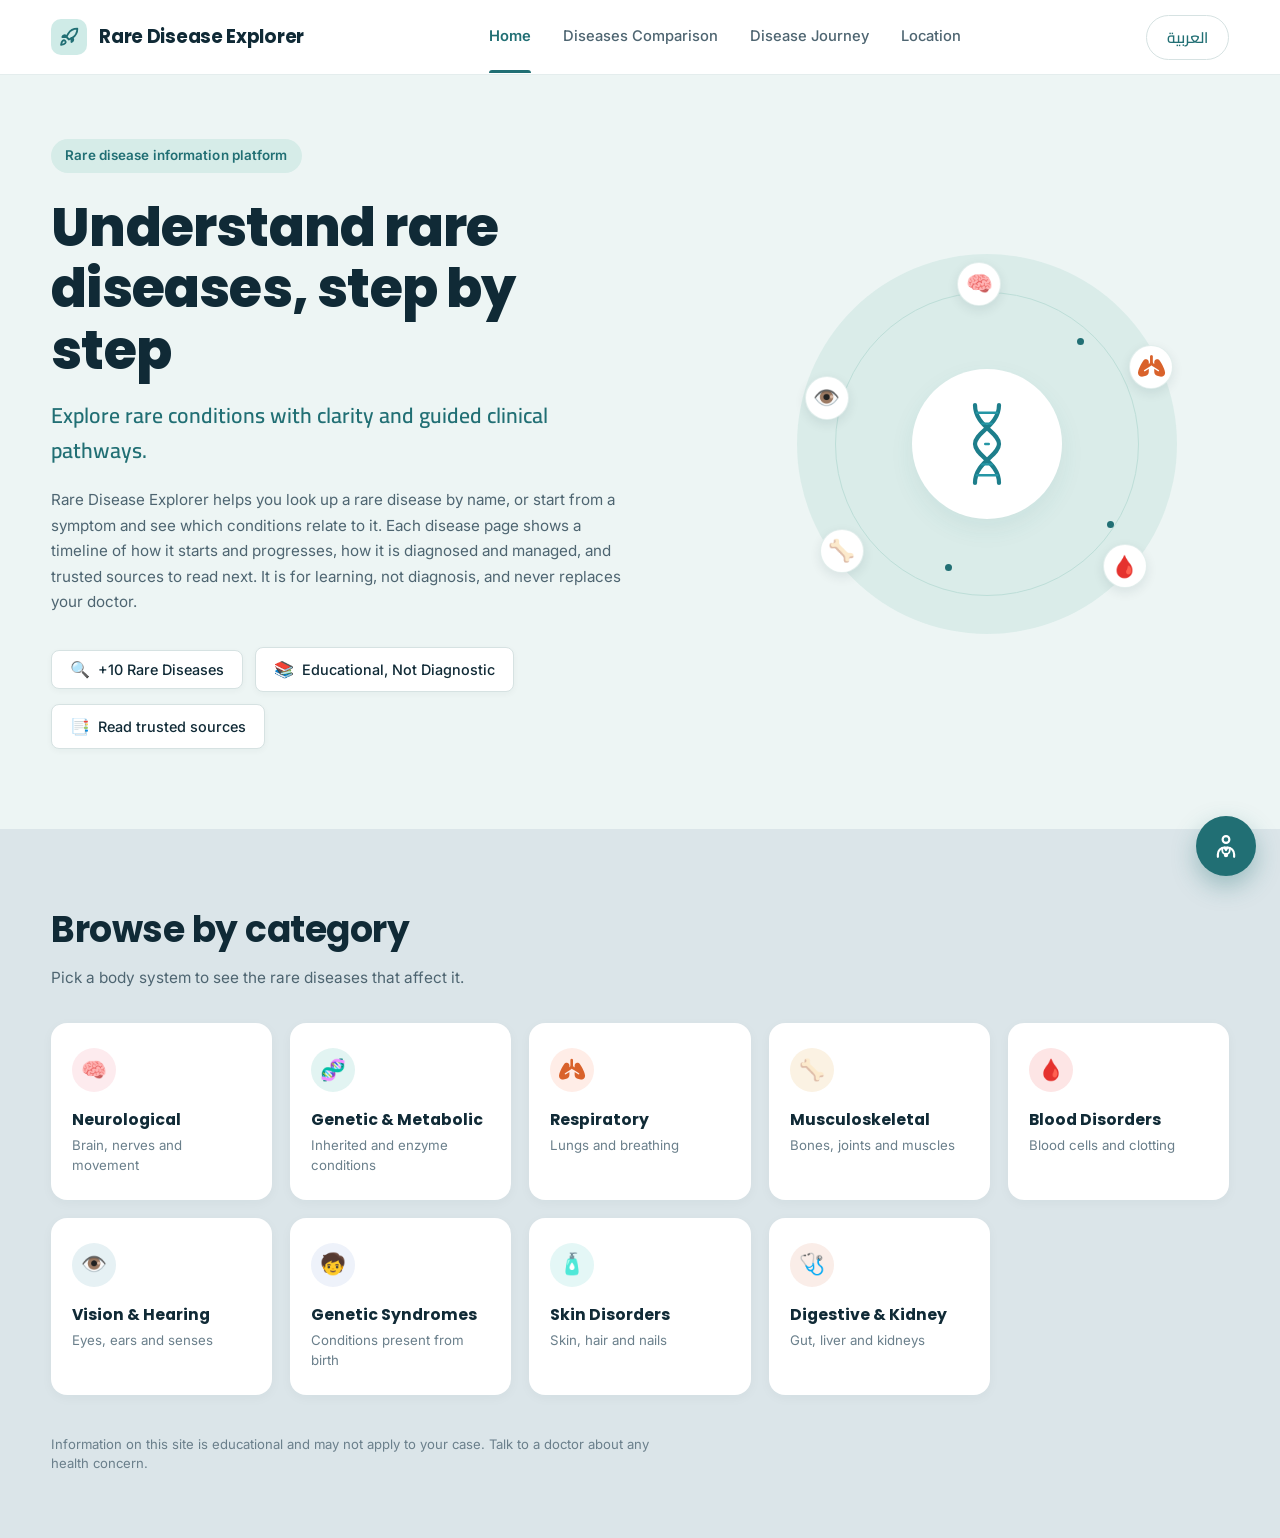
<file: index.html>
<!DOCTYPE html>
<html lang="en" dir="ltr">
<head>
    <meta charset="UTF-8">
    <meta name="viewport" content="width=device-width, initial-scale=1.0">
    <meta name="description" content="Rare Disease Explorer - Understand rare diseases step by step. Browse diseases by body system, explore symptoms, disease journeys, and trusted medical resources.">
    <title>Rare Disease Explorer | Understand Rare Diseases Step by Step</title>

    <link rel="preconnect" href="https://fonts.googleapis.com">
    <link rel="preconnect" href="https://fonts.gstatic.com" crossorigin>
    <link href="https://fonts.googleapis.com/css2?family=Cairo:wght@400;500;600;700;800&family=Inter:wght@400;500;600;700;800&family=Poppins:wght@500;600;700&display=swap" rel="stylesheet">
    <link rel="stylesheet" href="https://cdnjs.cloudflare.com/ajax/libs/font-awesome/6.5.2/css/all.min.css">
    <link rel="stylesheet" href="style.css">
</head>

<body>
    <!-- ================= HEADER ================= -->
    <header class="header" id="header">
        <div class="header__inner">
            <a href="index.html" class="header__brand" aria-label="Rare Disease Explorer Home">
                <span class="header__brand-icon">
                    <svg class="header__brand-svg" viewBox="0 0 24 24" fill="none" stroke="currentColor" stroke-width="2.2" stroke-linecap="round" stroke-linejoin="round" aria-hidden="true">
                        <path d="M4.5 16.5c-1.5 1.26-2 5-2 5s3.74-.5 5-2c.71-.84.7-2.13-.09-2.91a2.18 2.18 0 0 0-2.91-.09z"/>
                        <path d="M12 15l-3-3a22 22 0 0 1 2-3.95A12.88 12.88 0 0 1 22 2c0 2.72-.78 7.5-6 11a22.35 22.35 0 0 1-4 2z"/>
                        <path d="M9 12H4s.5-1.5 2-2 3 .5 3 2z"/>
                        <path d="M15 13v5s1.5-.5 2-2-.5-3-2-3z"/>
                    </svg>
                </span>
                <span class="header__brand-title" data-i18n="brandName">Rare Disease Explorer</span>
            </a>

            <nav class="header__nav" id="mainNav" aria-label="Main Navigation">
                <ul class="header__nav-list">
                    <li class="header__nav-item">
                        <a href="index.html" class="header__nav-link header__nav-link--active" data-nav="home">Home</a>
                    </li>
                    <li class="header__nav-item">
                        <a href="diseases-comparison.html" class="header__nav-link" data-nav="comparison">Diseases Comparison</a>
                    </li>
                    <li class="header__nav-item">
                        <a href="disease.html" class="header__nav-link" data-nav="journey">Disease Journey</a>
                    </li>
                    <li class="header__nav-item">
                        <a href="location.html" class="header__nav-link" data-nav="location">Location</a>
                    </li>
                </ul>
            </nav>

            <div class="header__actions">
                <button type="button" class="header__lang-btn" id="langBtn" aria-label="Change language">
                    <span class="header__lang-text" id="langBtnText">العربية</span>
                </button>
                <button type="button" class="header__mobile-toggle" id="mobileMenuToggle" aria-label="Toggle navigation menu" aria-expanded="false" aria-controls="mobileMenu">
                    <i class="fa-solid fa-bars" aria-hidden="true"></i>
                </button>
            </div>
        </div>

        <div class="mobile-drawer" id="mobileMenu" aria-hidden="true">
            <ul class="mobile-drawer__list">
                <li><a href="index.html" class="mobile-drawer__link mobile-drawer__link--active" data-nav="home">Home</a></li>
                <li><a href="diseases-comparison.html" class="mobile-drawer__link" data-nav="comparison">Diseases Comparison</a></li>
                <li><a href="disease.html" class="mobile-drawer__link" data-nav="journey">Disease Journey</a></li>
                <li><a href="location.html" class="mobile-drawer__link" data-nav="location">Location</a></li>
            </ul>
        </div>
    </header>

    <main id="mainContent">
        <!-- ================= HERO ================= -->
        <section class="hero" id="hero">
            <div class="hero__container">
                <div class="hero__content">
                    <div class="hero__badge">
                        <span class="hero__badge-text" data-i18n="heroBadge">Rare disease information platform</span>
                    </div>

                    <h1 class="hero__title" data-i18n="heroTitle">
                        Understand rare<br>diseases, step by<br>step
                    </h1>

                    <h2 class="hero__subtitle-ar" data-i18n="heroSubtitle">
                        Explore rare conditions with clarity and guided clinical pathways.
                    </h2>

                    <p class="hero__description" data-i18n="heroDescription">
                        Rare Disease Explorer helps you look up a rare disease by name, or start from a symptom and see which conditions relate to it. Each disease page shows a timeline of how it starts and progresses, how it is diagnosed and managed, and trusted sources to read next. It is for learning, not diagnosis, and never replaces your doctor.
                    </p>

                    <div class="hero__chips">
                        <div class="hero__chips-row">
                            <button type="button" class="chip chip--search" id="searchChip" aria-label="+10 Rare Diseases">
                                <span class="chip__icon" aria-hidden="true">🔍</span>
                                <span class="chip__label" data-i18n="chipSearch">+10 Rare Diseases</span>
                            </button>
                            <a href="#" class="chip chip--journey" data-disease-link="#" aria-label="Educational, Not Diagnostic">
                                <span class="chip__icon" aria-hidden="true">📚</span>
                                <span class="chip__label" data-i18n="chipJourney">Educational, Not Diagnostic</span>
                            </a>
                        </div>
                        <div class="hero__chips-row">
                            <a href="disease.html#sources" class="chip chip--sources" data-disease-link="resources" aria-label="Read trusted medical sources">
                                <span class="chip__icon" aria-hidden="true">📑</span>
                                <span class="chip__label" data-i18n="chipSources">Read trusted sources</span>
                            </a>
                        </div>
                    </div>
                </div>

                <div class="hero__visual" aria-hidden="true">
                    <div class="hero-circle">
                        <div class="hero-circle__bg"></div>

                        <div class="hero-circle__orbit">
                            <span class="hero-circle__orbit-dot dot-1"></span>
                            <span class="hero-circle__orbit-dot dot-2"></span>
                            <span class="hero-circle__orbit-dot dot-3"></span>
                        </div>

                        <div class="hero-circle__center">
                            <svg class="dna-illustration" viewBox="0 0 100 160" fill="none" xmlns="http://www.w3.org/2000/svg">
                                <path d="M30 15 C30 50, 70 60, 70 80 C70 100, 30 110, 30 145" stroke="#1d7e8b" stroke-width="7" stroke-linecap="round"/>
                                <path d="M70 15 C70 50, 30 60, 30 80 C30 100, 70 110, 70 145" stroke="#1d7e8b" stroke-width="7" stroke-linecap="round"/>
                                <line x1="33" y1="28" x2="67" y2="28" stroke="#2596a5" stroke-width="4" stroke-linecap="round"/>
                                <line x1="42" y1="46" x2="58" y2="46" stroke="#2596a5" stroke-width="4" stroke-linecap="round"/>
                                <line x1="47" y1="80" x2="53" y2="80" stroke="#2596a5" stroke-width="4" stroke-linecap="round"/>
                                <line x1="42" y1="114" x2="58" y2="114" stroke="#2596a5" stroke-width="4" stroke-linecap="round"/>
                                <line x1="33" y1="132" x2="67" y2="132" stroke="#2596a5" stroke-width="4" stroke-linecap="round"/>
                            </svg>
                        </div>

                        <div class="hero-node hero-node--brain" title="Neurological / Brain"><span class="hero-node__icon">🧠</span></div>
                        <div class="hero-node hero-node--lungs" title="Respiratory / Lungs"><span class="hero-node__icon"><i class="fa-solid fa-lungs" aria-hidden="true"></i></span></div>
                        <div class="hero-node hero-node--blood" title="Hematology / Blood"><span class="hero-node__icon">🩸</span></div>
                        <div class="hero-node hero-node--bone" title="Musculoskeletal / Bone"><span class="hero-node__icon">🦴</span></div>
                        <div class="hero-node hero-node--eye" title="Vision / Eye"><span class="hero-node__icon">👁️</span></div>
                    </div>
                </div>
            </div>
        </section>

        <!-- ================= CATEGORIES ================= -->
        <section class="categories-section" id="categories">
            <div class="categories-section__container">
                <div class="categories-section__header">
                    <h2 class="categories-section__title" data-i18n="catSectionTitle">Browse by category</h2>
                    <p class="categories-section__subtitle" data-i18n="catSectionSubtitle">Pick a body system to see the rare diseases that affect it.</p>
                </div>

                <div class="categories-grid" role="region" aria-label="Body System Categories">
                    <article class="category-card" data-category="neurological" role="button" tabindex="0" aria-label="Neurological diseases">
                        <div class="category-card__icon-wrapper category-card__icon-wrapper--neurological"><span class="category-card__icon">🧠</span></div>
                        <h3 class="category-card__title" data-i18n="catNeurologicalTitle">Neurological</h3>
                        <p class="category-card__desc" data-i18n="catNeurologicalDesc">Brain, nerves and movement</p>
                    </article>

                    <article class="category-card" data-category="genetic-metabolic" role="button" tabindex="0" aria-label="Genetic and Metabolic diseases">
                        <div class="category-card__icon-wrapper category-card__icon-wrapper--genetic"><span class="category-card__icon">🧬</span></div>
                        <h3 class="category-card__title" data-i18n="catGeneticTitle">Genetic & Metabolic</h3>
                        <p class="category-card__desc" data-i18n="catGeneticDesc">Inherited and enzyme conditions</p>
                    </article>

                    <article class="category-card" data-category="respiratory" role="button" tabindex="0" aria-label="Respiratory diseases">
                        <div class="category-card__icon-wrapper category-card__icon-wrapper--respiratory"><span class="category-card__icon"><i class="fa-solid fa-lungs" aria-hidden="true"></i></span></div>
                        <h3 class="category-card__title" data-i18n="catRespiratoryTitle">Respiratory</h3>
                        <p class="category-card__desc" data-i18n="catRespiratoryDesc">Lungs and breathing</p>
                    </article>

                    <article class="category-card" data-category="musculoskeletal" role="button" tabindex="0" aria-label="Musculoskeletal diseases">
                        <div class="category-card__icon-wrapper category-card__icon-wrapper--musculoskeletal"><span class="category-card__icon">🦴</span></div>
                        <h3 class="category-card__title" data-i18n="catMusculoskeletalTitle">Musculoskeletal</h3>
                        <p class="category-card__desc" data-i18n="catMusculoskeletalDesc">Bones, joints and muscles</p>
                    </article>

                    <article class="category-card" data-category="blood-disorders" role="button" tabindex="0" aria-label="Blood disorders">
                        <div class="category-card__icon-wrapper category-card__icon-wrapper--blood"><span class="category-card__icon">🩸</span></div>
                        <h3 class="category-card__title" data-i18n="catBloodTitle">Blood Disorders</h3>
                        <p class="category-card__desc" data-i18n="catBloodDesc">Blood cells and clotting</p>
                    </article>

                    <article class="category-card" data-category="vision-hearing" role="button" tabindex="0" aria-label="Vision and Hearing diseases">
                        <div class="category-card__icon-wrapper category-card__icon-wrapper--vision"><span class="category-card__icon">👁️</span></div>
                        <h3 class="category-card__title" data-i18n="catVisionTitle">Vision & Hearing</h3>
                        <p class="category-card__desc" data-i18n="catVisionDesc">Eyes, ears and senses</p>
                    </article>

                    <article class="category-card" data-category="genetic-syndromes" role="button" tabindex="0" aria-label="Genetic Syndromes">
                        <div class="category-card__icon-wrapper category-card__icon-wrapper--syndromes"><span class="category-card__icon">🧒</span></div>
                        <h3 class="category-card__title" data-i18n="catSyndromesTitle">Genetic Syndromes</h3>
                        <p class="category-card__desc" data-i18n="catSyndromesDesc">Conditions present from birth</p>
                    </article>

                    <article class="category-card" data-category="skin-disorders" role="button" tabindex="0" aria-label="Skin Disorders">
                        <div class="category-card__icon-wrapper category-card__icon-wrapper--skin"><span class="category-card__icon">🧴</span></div>
                        <h3 class="category-card__title" data-i18n="catSkinTitle">Skin Disorders</h3>
                        <p class="category-card__desc" data-i18n="catSkinDesc">Skin, hair and nails</p>
                    </article>

                    <article class="category-card" data-category="digestive-kidney" role="button" tabindex="0" aria-label="Digestive and Kidney diseases">
                        <div class="category-card__icon-wrapper category-card__icon-wrapper--digestive"><span class="category-card__icon">🩺</span></div>
                        <h3 class="category-card__title" data-i18n="catDigestiveTitle">Digestive & Kidney</h3>
                        <p class="category-card__desc" data-i18n="catDigestiveDesc">Gut, liver and kidneys</p>
                    </article>
                </div>

                <footer class="categories-section__footer">
                    <p class="disclaimer-note" data-i18n="disclaimerText">
                        Information on this site is educational and may not apply to your case. Talk to a doctor about any health concern.
                    </p>
                </footer>
            </div>
        </section>
    </main>

    <!-- ================= SEARCH MODAL ================= -->
    <div class="search-modal" id="searchModal" aria-hidden="true" role="dialog" aria-modal="true" aria-labelledby="modalTitle">
        <div class="search-modal__backdrop" id="searchModalBackdrop"></div>
        <div class="search-modal__container">
            <div class="search-modal__header">
                <div class="search-modal__title-group">
                    <span class="search-modal__icon">🔍</span>
                    <h3 class="search-modal__title" id="modalTitle" data-i18n="modalTitle">Search Rare Diseases</h3>
                </div>
                <button type="button" class="search-modal__close" id="searchModalClose" aria-label="Close search modal">
                    <i class="fa-solid fa-xmark"></i>
                </button>
            </div>
            <div class="search-modal__body">
                <div class="search-modal__input-wrapper">
                    <i class="fa-solid fa-magnifying-glass search-modal__input-icon" aria-hidden="true"></i>
                    <input type="text" id="diseaseSearchInput" class="search-modal__input" placeholder="Type a disease name, symptom, or genetic mutation..." autocomplete="off">
                </div>
                <div class="search-modal__quick-tags">
                    <span class="search-modal__tag-label" data-i18n="quickSuggestions">Popular:</span>
                    <button type="button" class="search-tag" data-disease-id="rett">Rett Syndrome</button>
                    <button type="button" class="search-tag" data-disease-id="cysticFibrosis">Cystic Fibrosis</button>
                    <button type="button" class="search-tag" data-disease-id="huntington">Huntington's</button>
                    <button type="button" class="search-tag" data-disease-id="sickleCell">Sickle Cell</button>
                </div>
                <div class="search-modal__results" id="searchResultsList" role="listbox"></div>
            </div>
            <div class="search-modal__footer">
                <span class="search-modal__hint" data-i18n="searchHint">Press Esc to close</span>
            </div>
        </div>
    </div>

    <!-- ================= CATEGORY DISEASES MODAL ================= -->
    <div class="cat-modal" id="categoryModal" aria-hidden="true" role="dialog" aria-modal="true" aria-labelledby="catModalTitle">
        <div class="cat-modal__backdrop" id="categoryModalBackdrop"></div>
        <div class="cat-modal__container">
            <div class="cat-modal__header">
                <div class="cat-modal__title-group">
                    <span class="cat-modal__icon-badge" id="catModalIcon">🧠</span>
                    <div>
                        <h3 class="cat-modal__title" id="catModalTitle">Neurological Diseases</h3>
                        <p class="cat-modal__subtitle" id="catModalSubtitle">Brain, nerves and movement conditions</p>
                    </div>
                </div>
                <button type="button" class="cat-modal__close" id="categoryModalClose" aria-label="Close category modal">
                    <i class="fa-solid fa-xmark"></i>
                </button>
            </div>
            <div class="cat-modal__body" id="categoryModalBody"></div>
            <div class="cat-modal__footer">
                <span style="font-size:0.82rem; color:var(--text-muted);" id="catModalCount">2 conditions in this category</span>
                <a href="diseases-comparison.html" class="cat-modal__view-all-link" id="catModalCompareAll">
                    <span data-i18n="viewAllInComparison">View All Category Comparisons</span>
                    <i class="fa-solid fa-arrow-right"></i>
                </a>
            </div>
        </div>
    </div>

    <!-- نافذة الشات بوت العائمة -->
<!-- Medical chatbot (loaded directly, no iframe) -->
<script src="chatbot.js?v=5" defer></script>
    <script src="script.js"></script>
</body>
</html>
</file>
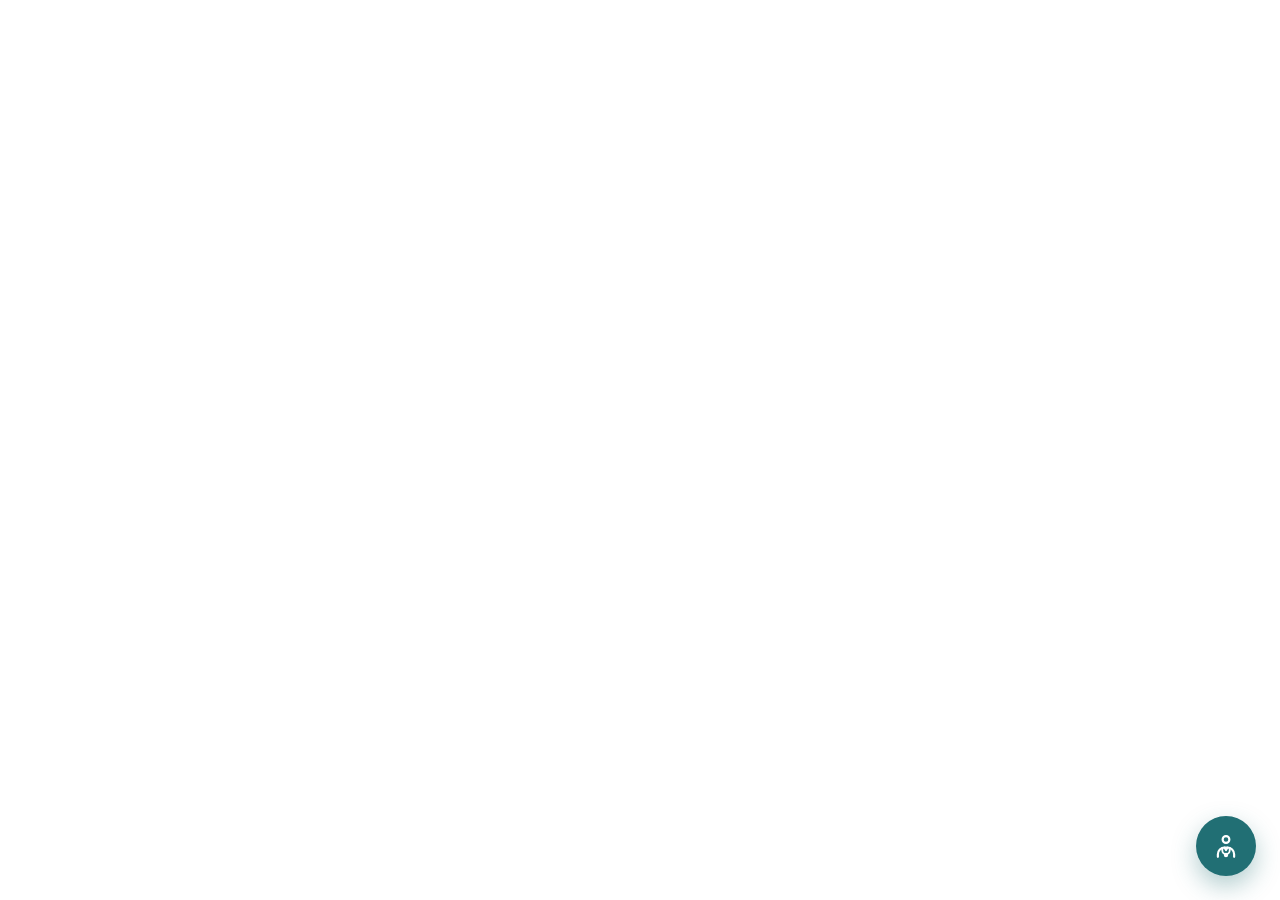
<file: chatbot.html>
<!DOCTYPE html>
<html lang="ar" dir="rtl">
<head>
    <meta charset="UTF-8">
    <meta name="viewport" content="width=device-width, initial-scale=1.0">
    <title>المساعد الطبي</title>

    <link rel="stylesheet"
          href="https://fonts.googleapis.com/css2?family=Cairo:wght@400;600;700&display=swap">
</head>
<body>

    <!-- الشات بيتكوّن تلقائياً، ويحمّل chatbot.css من نفس مجلد chatbot.js -->
    <script src="chatbot.js" defer></script>

</body>
</html>
</file>
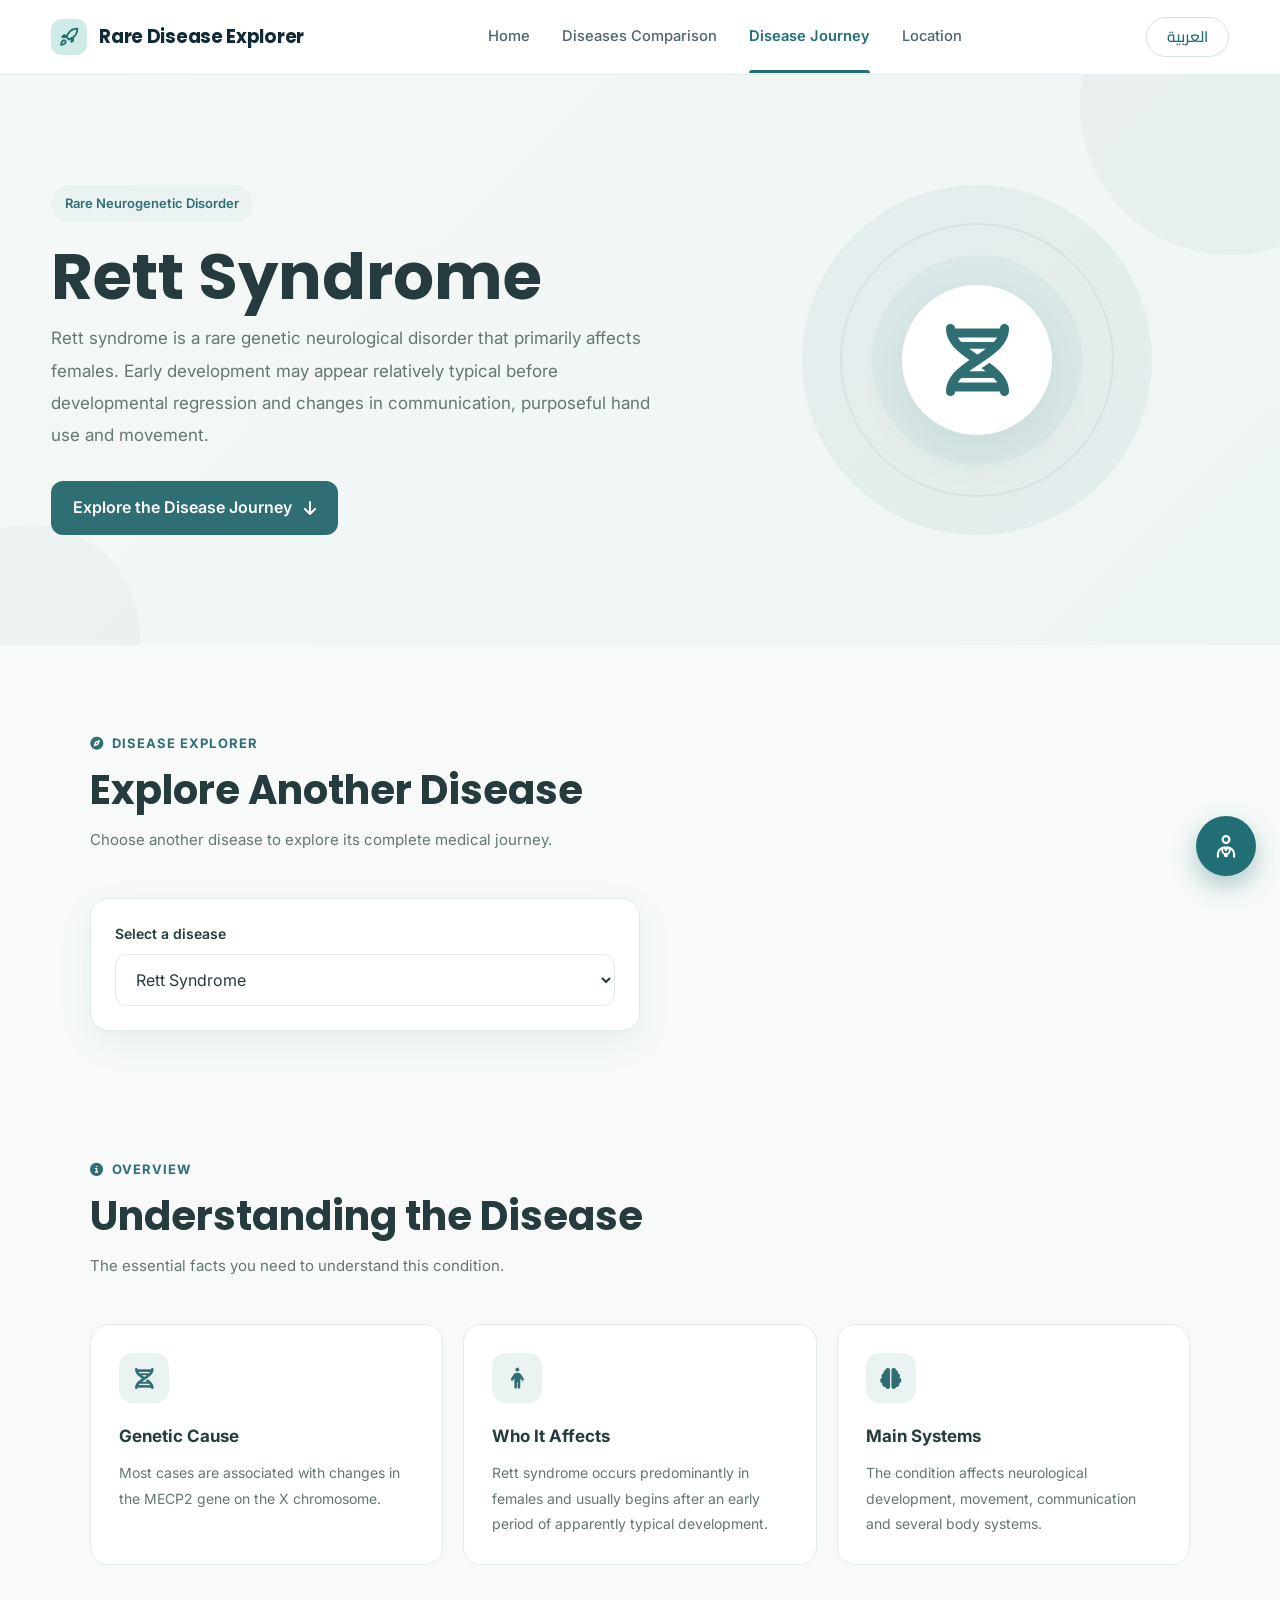
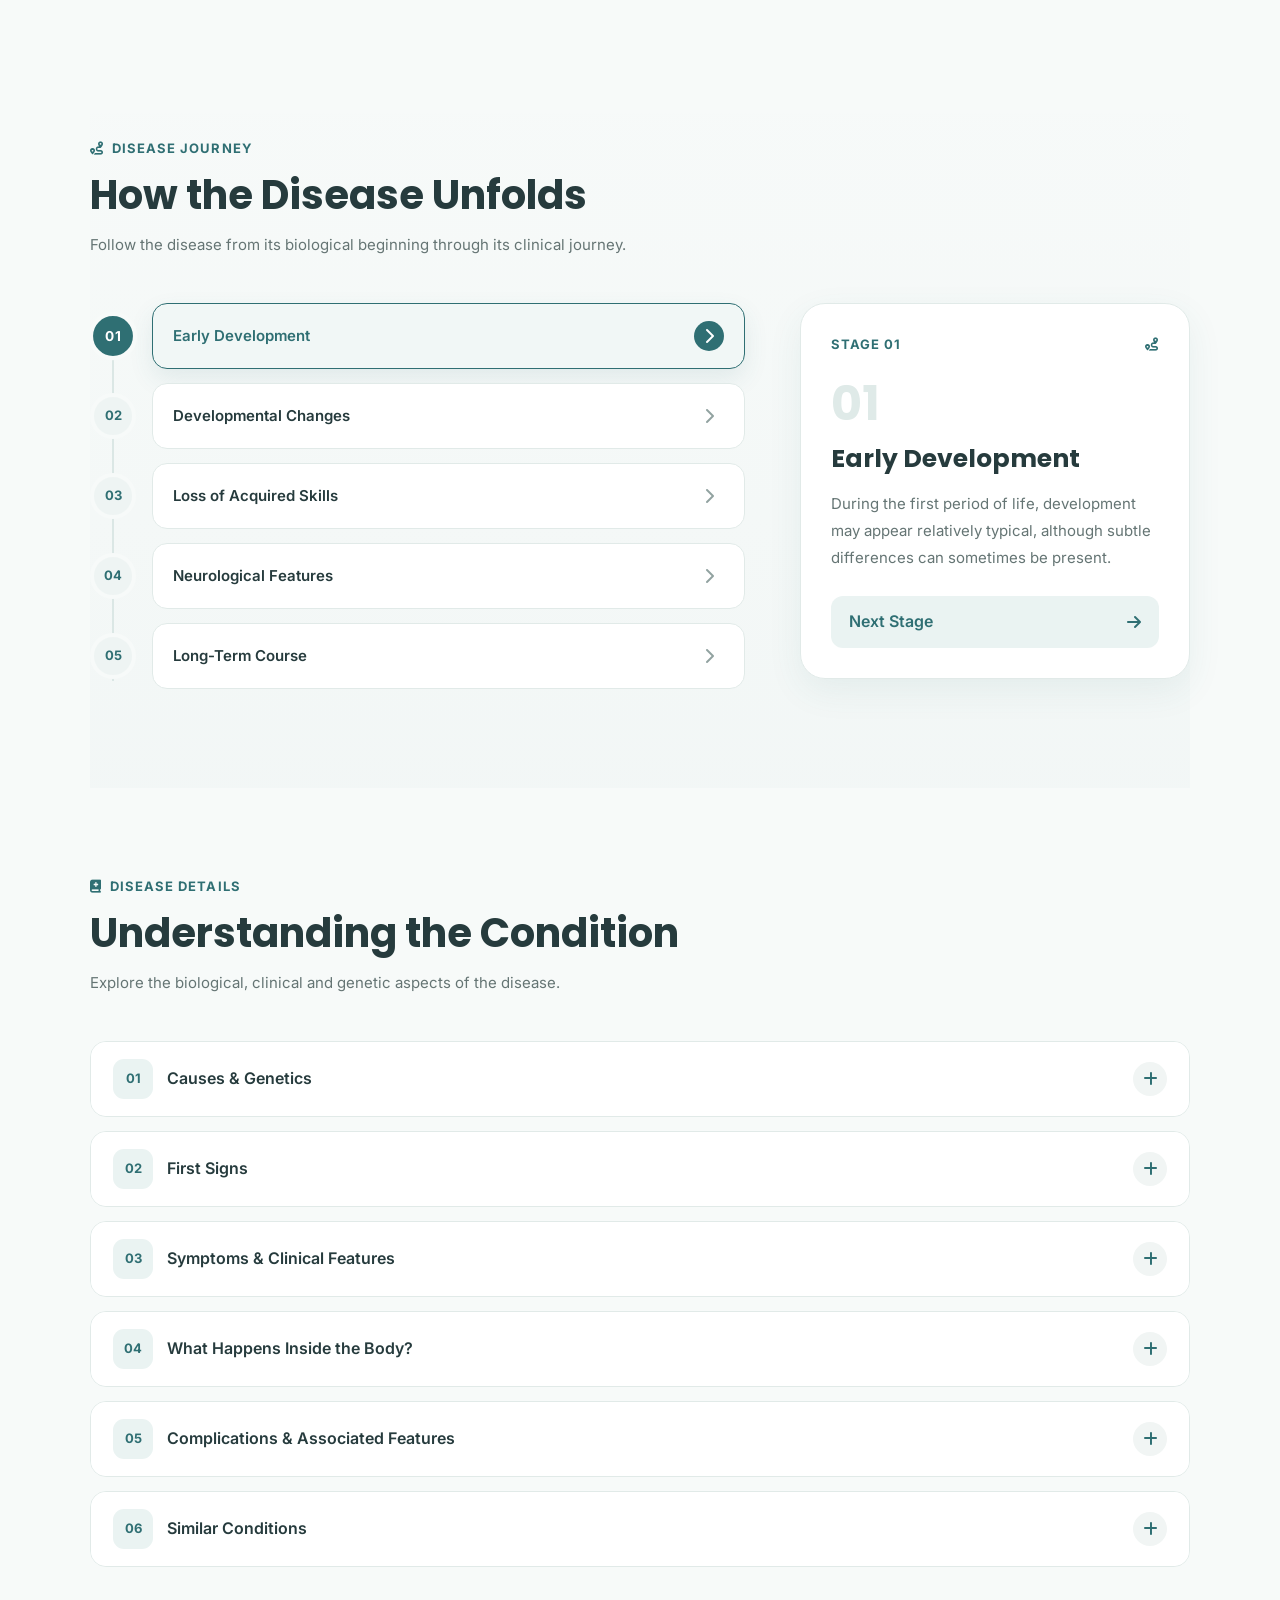
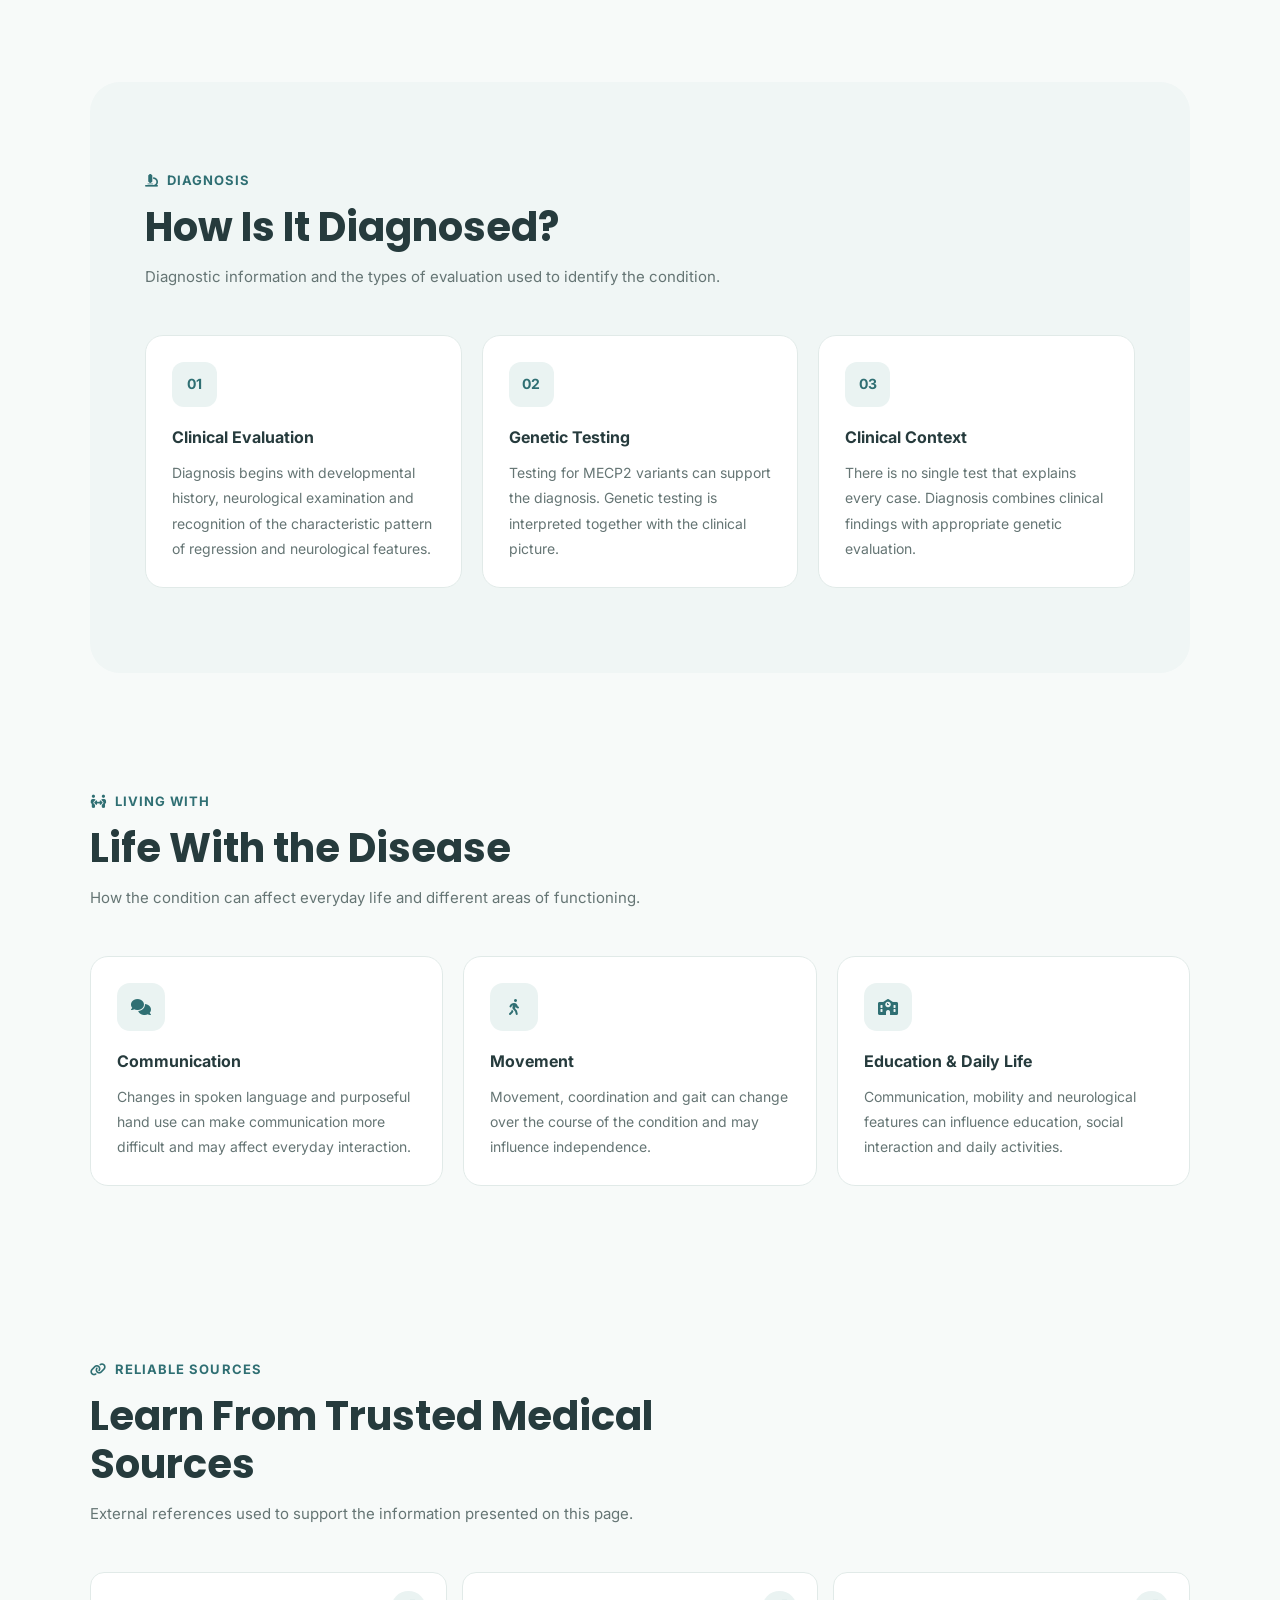
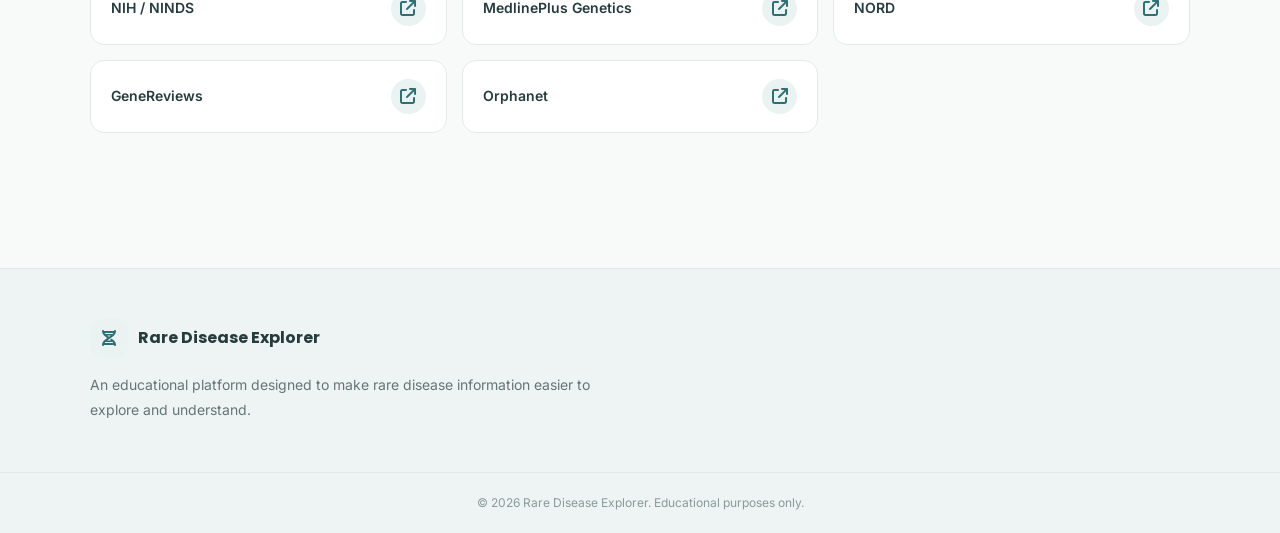
<file: disease.html>
<!DOCTYPE html>
<html lang="en" dir="ltr">
<head>
    <meta charset="UTF-8">
    <meta name="viewport" content="width=device-width, initial-scale=1.0">
    <title>Rare Disease Explorer</title>

    <link rel="preconnect" href="https://fonts.googleapis.com">
    <link rel="preconnect" href="https://fonts.gstatic.com" crossorigin>
    <link href="https://fonts.googleapis.com/css2?family=Cairo:wght@400;500;600;700;800&family=Inter:wght@400;500;600;700;800&family=Poppins:wght@500;600;700&display=swap" rel="stylesheet">
    <link rel="stylesheet" href="https://cdnjs.cloudflare.com/ajax/libs/font-awesome/6.5.2/css/all.min.css">
    <link rel="stylesheet" href="disease.css">
</head>

<body>

<!-- ================= HEADER (same as the other pages) ================= -->
<header class="header" id="header">
    <div class="header__inner">
        <a href="index.html" class="header__brand" aria-label="Rare Disease Explorer Home">
            <span class="header__brand-icon">
                <svg class="header__brand-svg" viewBox="0 0 24 24" fill="none" stroke="currentColor" stroke-width="2.2" stroke-linecap="round" stroke-linejoin="round" aria-hidden="true">
                    <path d="M4.5 16.5c-1.5 1.26-2 5-2 5s3.74-.5 5-2c.71-.84.7-2.13-.09-2.91a2.18 2.18 0 0 0-2.91-.09z"/>
                    <path d="M12 15l-3-3a22 22 0 0 1 2-3.95A12.88 12.88 0 0 1 22 2c0 2.72-.78 7.5-6 11a22.35 22.35 0 0 1-4 2z"/>
                    <path d="M9 12H4s.5-1.5 2-2 3 .5 3 2z"/>
                    <path d="M15 13v5s1.5-.5 2-2-.5-3-2-3z"/>
                </svg>
            </span>
            <span class="header__brand-title" data-ui="brandName">Rare Disease Explorer</span>
        </a>

        <nav class="header__nav" id="mainNav" aria-label="Main Navigation">
            <ul class="header__nav-list">
                <li class="header__nav-item"><a href="index.html" class="header__nav-link" data-ui="home">Home</a></li>
                <li class="header__nav-item"><a href="diseases-comparison.html" class="header__nav-link" data-ui="comparison">Diseases Comparison</a></li>
                <li class="header__nav-item"><a href="#journey" class="header__nav-link header__nav-link--active" data-ui="journey">Disease Journey</a></li>
                <li class="header__nav-item"><a href="location.html" class="header__nav-link" data-ui="location">Location</a></li>
            </ul>
        </nav>

        <div class="header__actions">
            <button type="button" class="header__lang-btn" id="languageBtn" aria-label="Change language">العربية</button>
            <button type="button" class="header__mobile-toggle" id="mobileMenuBtn" aria-label="Toggle navigation menu" aria-expanded="false" aria-controls="mobileMenu">
                <i class="fa-solid fa-bars" aria-hidden="true"></i>
            </button>
        </div>
    </div>

    <div class="mobile-drawer" id="mobileMenu" aria-hidden="true">
        <ul class="mobile-drawer__list">
            <li><a href="index.html" class="mobile-drawer__link" data-ui="home">Home</a></li>
            <li><a href="diseases-comparison.html" class="mobile-drawer__link" data-ui="comparison">Diseases Comparison</a></li>
            <li><a href="#journey" class="mobile-drawer__link mobile-drawer__link--active" data-ui="journey">Disease Journey</a></li>
            <li><a href="location.html" class="mobile-drawer__link" data-ui="location">Location</a></li>
        </ul>
    </div>
</header>

<main>

<section class="disease-hero">
    <div class="hero-background-circle circle-one"></div>
    <div class="hero-background-circle circle-two"></div>

    <div class="hero-content">
        <div class="hero-text">
            <span class="disease-badge" id="diseaseTag">Rare Neurogenetic Disorder</span>
            <h1 id="diseaseName">Rett Syndrome</h1>
            <h2 id="diseaseArabicName" style="display:none"></h2>
            <p id="diseaseIntro">Rett syndrome is a rare genetic neurological disorder.</p>

            <button type="button" id="journeyButton" class="primary-button">
                <span data-ui="exploreJourney">Explore the Disease Journey</span>
                <i class="fa-solid fa-arrow-down"></i>
            </button>
        </div>

        <div class="hero-visual">
            <div class="hero-icon-ring">
                <div class="hero-icon-circle">
                    <i id="diseaseHeroIcon" class="fa-solid fa-dna"></i>
                </div>
            </div>
        </div>
    </div>
</section>

<section class="disease-selector-section">
    <div class="section-heading">
        <span class="section-kicker">
            <i class="fa-solid fa-compass"></i>
            <span data-ui="diseaseExplorer">Disease Explorer</span>
        </span>
        <h2 data-ui="exploreAnotherTitle">Explore Another Disease</h2>
        <p data-ui="exploreAnotherText">Choose another disease to explore its complete medical journey.</p>
    </div>

    <div class="disease-selector-wrapper">
        <label for="diseaseSelector" data-ui="selectDisease">Select a disease</label>
        <select id="diseaseSelector"></select>
    </div>
</section>

<section class="content-section" id="overview">
    <div class="section-heading">
        <span class="section-kicker">
            <i class="fa-solid fa-circle-info"></i>
            <span data-ui="overview">Overview</span>
        </span>
        <h2 data-ui="understandingDisease">Understanding the Disease</h2>
        <p data-ui="essentialFacts">The essential facts you need to understand this condition.</p>
    </div>
    <div class="overview-grid" id="overviewContainer"></div>
</section>

<section class="content-section journey-section" id="journey">
    <div class="section-heading">
        <span class="section-kicker">
            <i class="fa-solid fa-route"></i>
            <span data-ui="diseaseJourney">Disease Journey</span>
        </span>
        <h2 data-ui="howDiseaseUnfolds">How the Disease Unfolds</h2>
        <p data-ui="followDisease">Follow the disease from its biological beginning through its clinical journey.</p>
    </div>

    <div class="journey-layout">
        <div class="journey-timeline" id="journeyTimeline"></div>

        <div class="journey-stage-card">
            <div class="stage-card-top">
                <span id="stageLabel">Stage 01</span>
                <i class="fa-solid fa-route"></i>
            </div>
            <div class="stage-card-number"><span id="stageNumber">01</span></div>
            <h3 id="journeyStageTitle">Early Development</h3>
            <p id="journeyStageDescription">Select a stage from the journey.</p>

            <button type="button" id="nextStageBtn" class="secondary-button">
                <span id="nextStageText" data-ui="nextStage">Next Stage</span>
                <i class="fa-solid fa-arrow-right"></i>
            </button>
        </div>
    </div>
</section>

<section class="content-section" id="details">
    <div class="section-heading">
        <span class="section-kicker">
            <i class="fa-solid fa-book-medical"></i>
            <span data-ui="details">Disease Details</span>
        </span>
        <h2 data-ui="understandingCondition">Understanding the Condition</h2>
        <p data-ui="biologicalClinical">Explore the biological, clinical and genetic aspects of the disease.</p>
    </div>
    <div class="details-container" id="detailsContainer"></div>
</section>

<section class="content-section diagnosis-section" id="diagnosis">
    <div class="section-heading">
        <span class="section-kicker">
            <i class="fa-solid fa-microscope"></i>
            <span data-ui="diagnosis">Diagnosis</span>
        </span>
        <h2 data-ui="howDiagnosed">How Is It Diagnosed?</h2>
        <p data-ui="diagnosticInfo">Diagnostic information and the types of evaluation used to identify the condition.</p>
    </div>
    <div class="diagnosis-grid" id="diagnosisContainer"></div>
</section>

<section class="content-section" id="living">
    <div class="section-heading">
        <span class="section-kicker">
            <i class="fa-solid fa-people-arrows"></i>
            <span data-ui="living">Living With</span>
        </span>
        <h2 data-ui="lifeWithDisease">Life With the Disease</h2>
        <p data-ui="dailyLife">How the condition can affect everyday life and different areas of functioning.</p>
    </div>
    <div class="living-grid" id="livingContainer"></div>
</section>

<section class="content-section sources-section" id="sources">
    <div class="section-heading">
        <span class="section-kicker">
            <i class="fa-solid fa-link"></i>
            <span data-ui="sources">Reliable Sources</span>
        </span>
        <h2 data-ui="trustedSources">Learn From Trusted Medical Sources</h2>
        <p data-ui="externalReferences">External references used to support the information presented on this page.</p>
    </div>
    <div class="sources-grid" id="sourcesContainer"></div>
</section>

</main>

<footer class="footer">
    <div class="footer-inner">
        <div class="footer-brand">
            <div class="logo">
                <span class="logo-icon"><i class="fa-solid fa-dna"></i></span>
                <span data-ui="brandName">Rare Disease Explorer</span>
            </div>
            <p data-ui="footer">An educational platform designed to make rare disease information easier to explore and understand.</p>
        </div>
    </div>
    <div class="footer-bottom">
        <p>© 2026 Rare Disease Explorer. <span data-ui="educational">Educational purposes only.</span></p>
    </div>
</footer>
<!-- نافذة الشات بوت العائمة -->
<!-- Medical chatbot (loaded directly, no iframe) -->
<script src="chatbot.js?v=5" defer></script>

<script src="disease.js"></script>
</body>
</html>
</file>
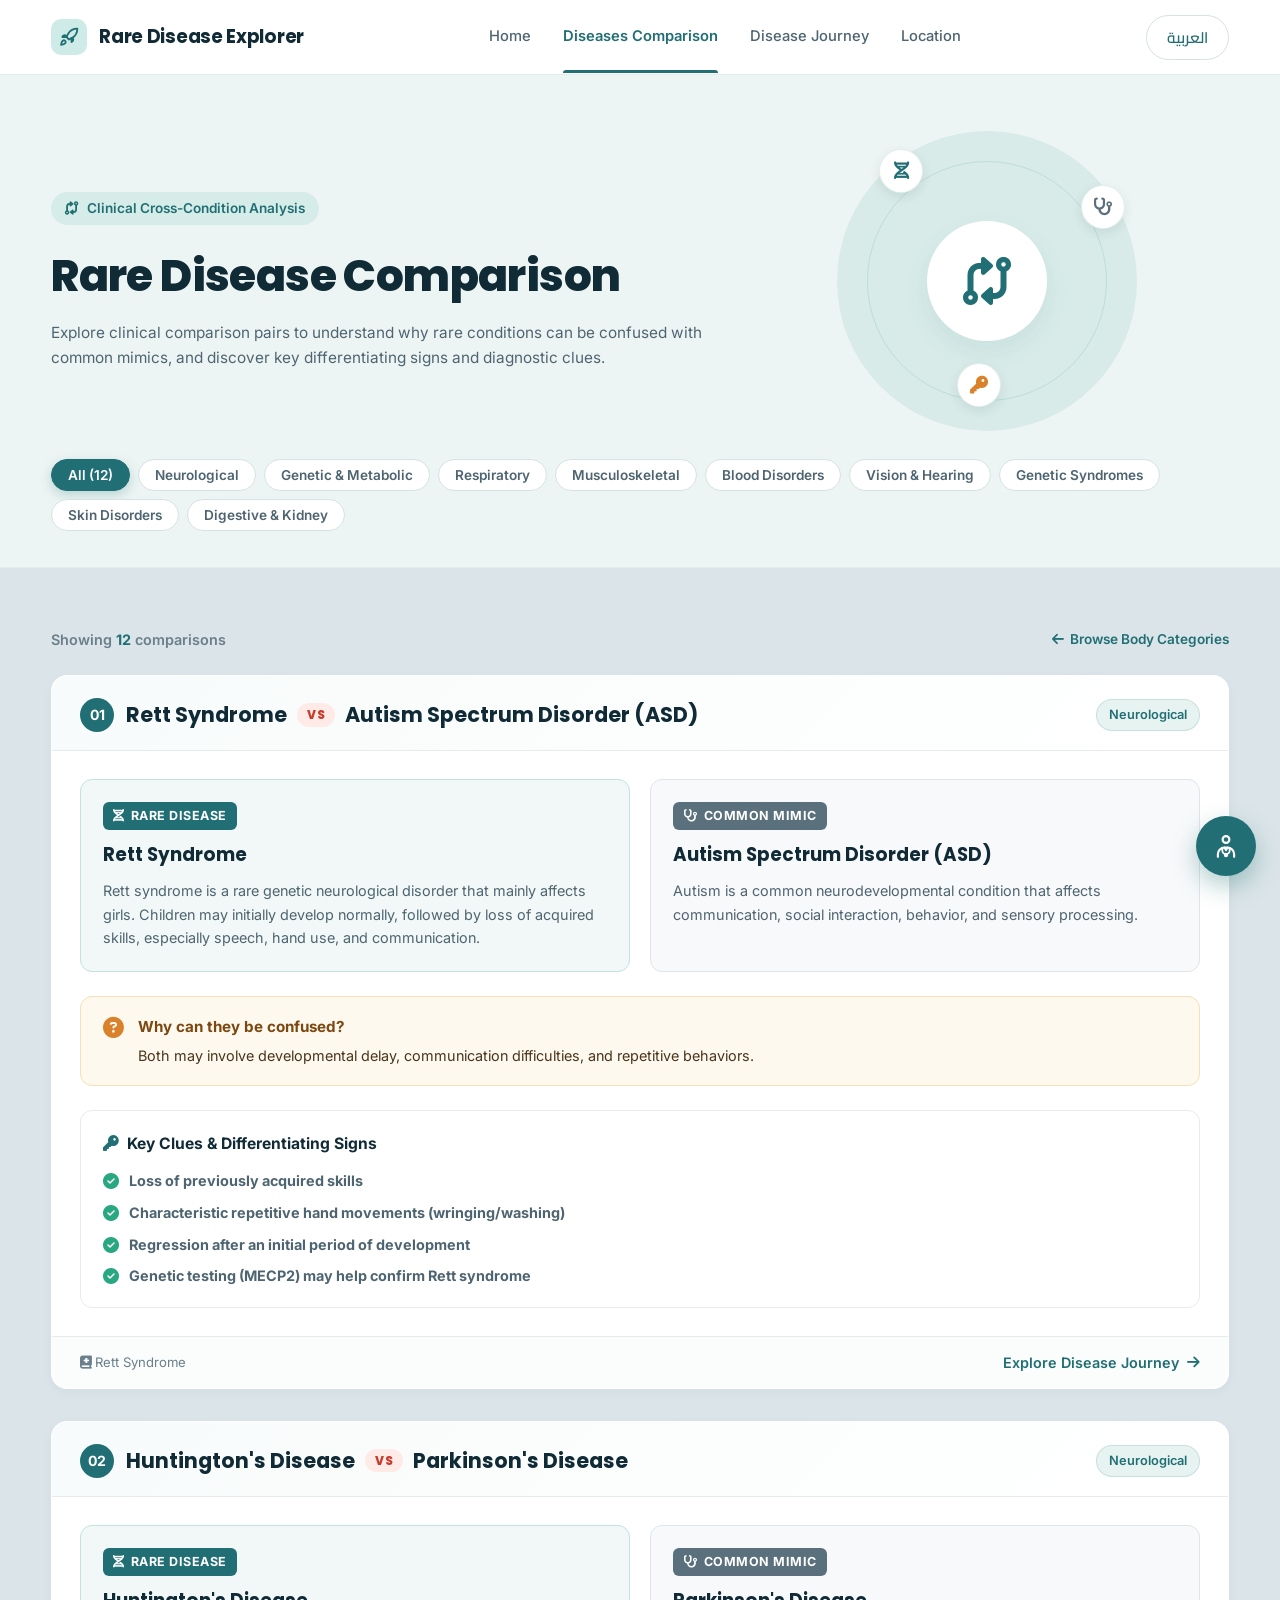
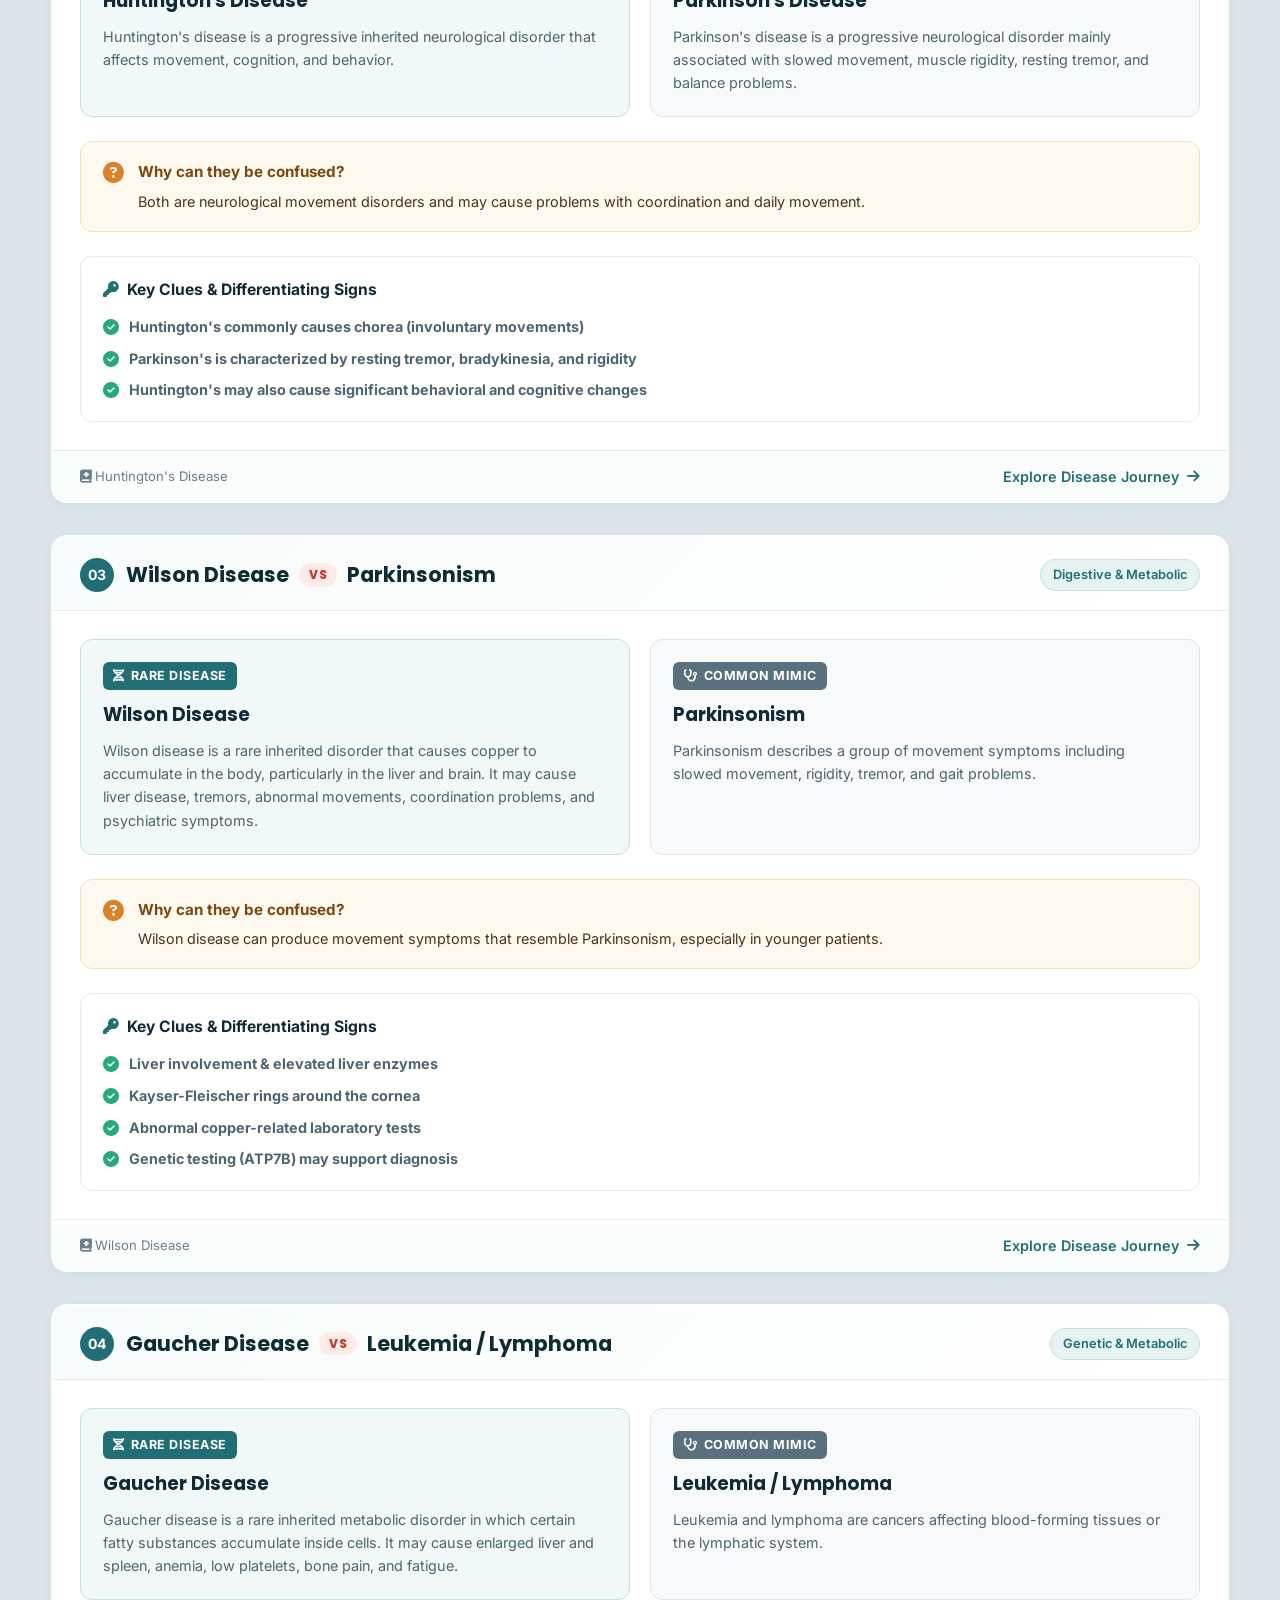
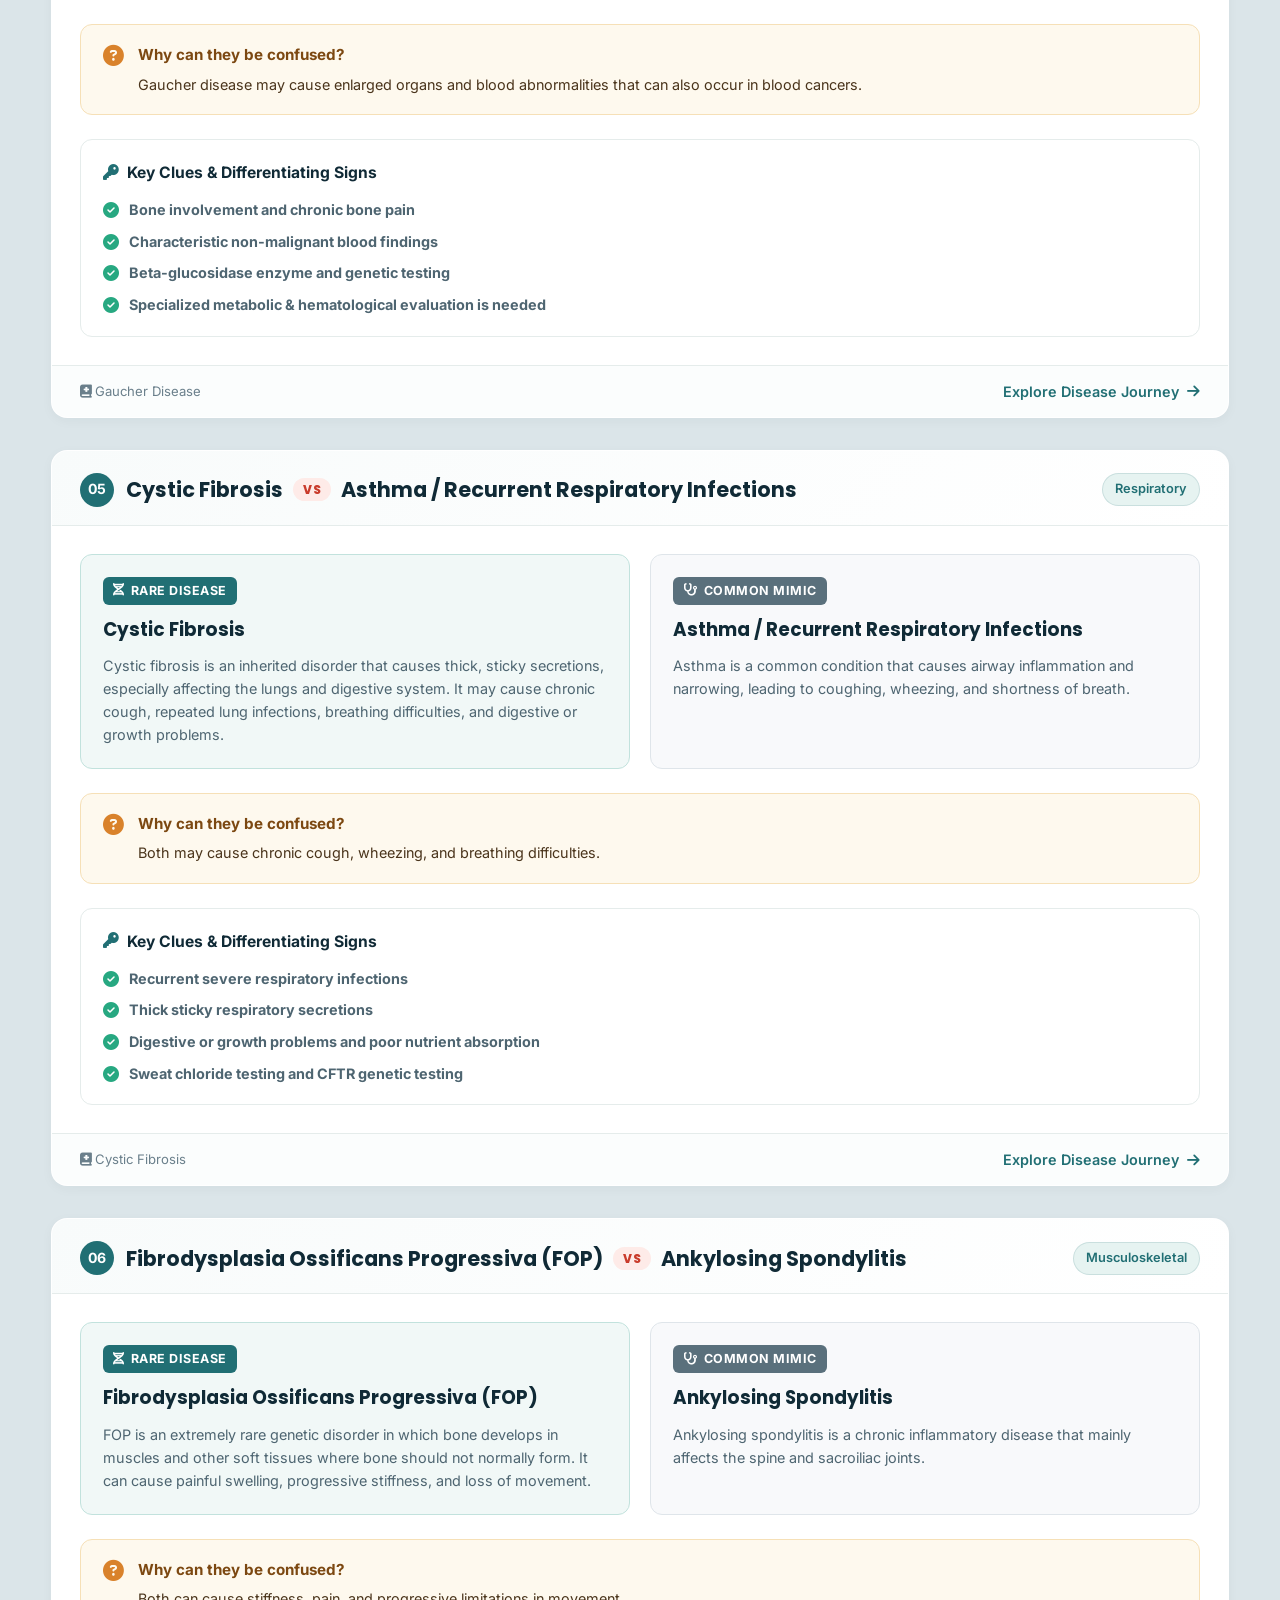
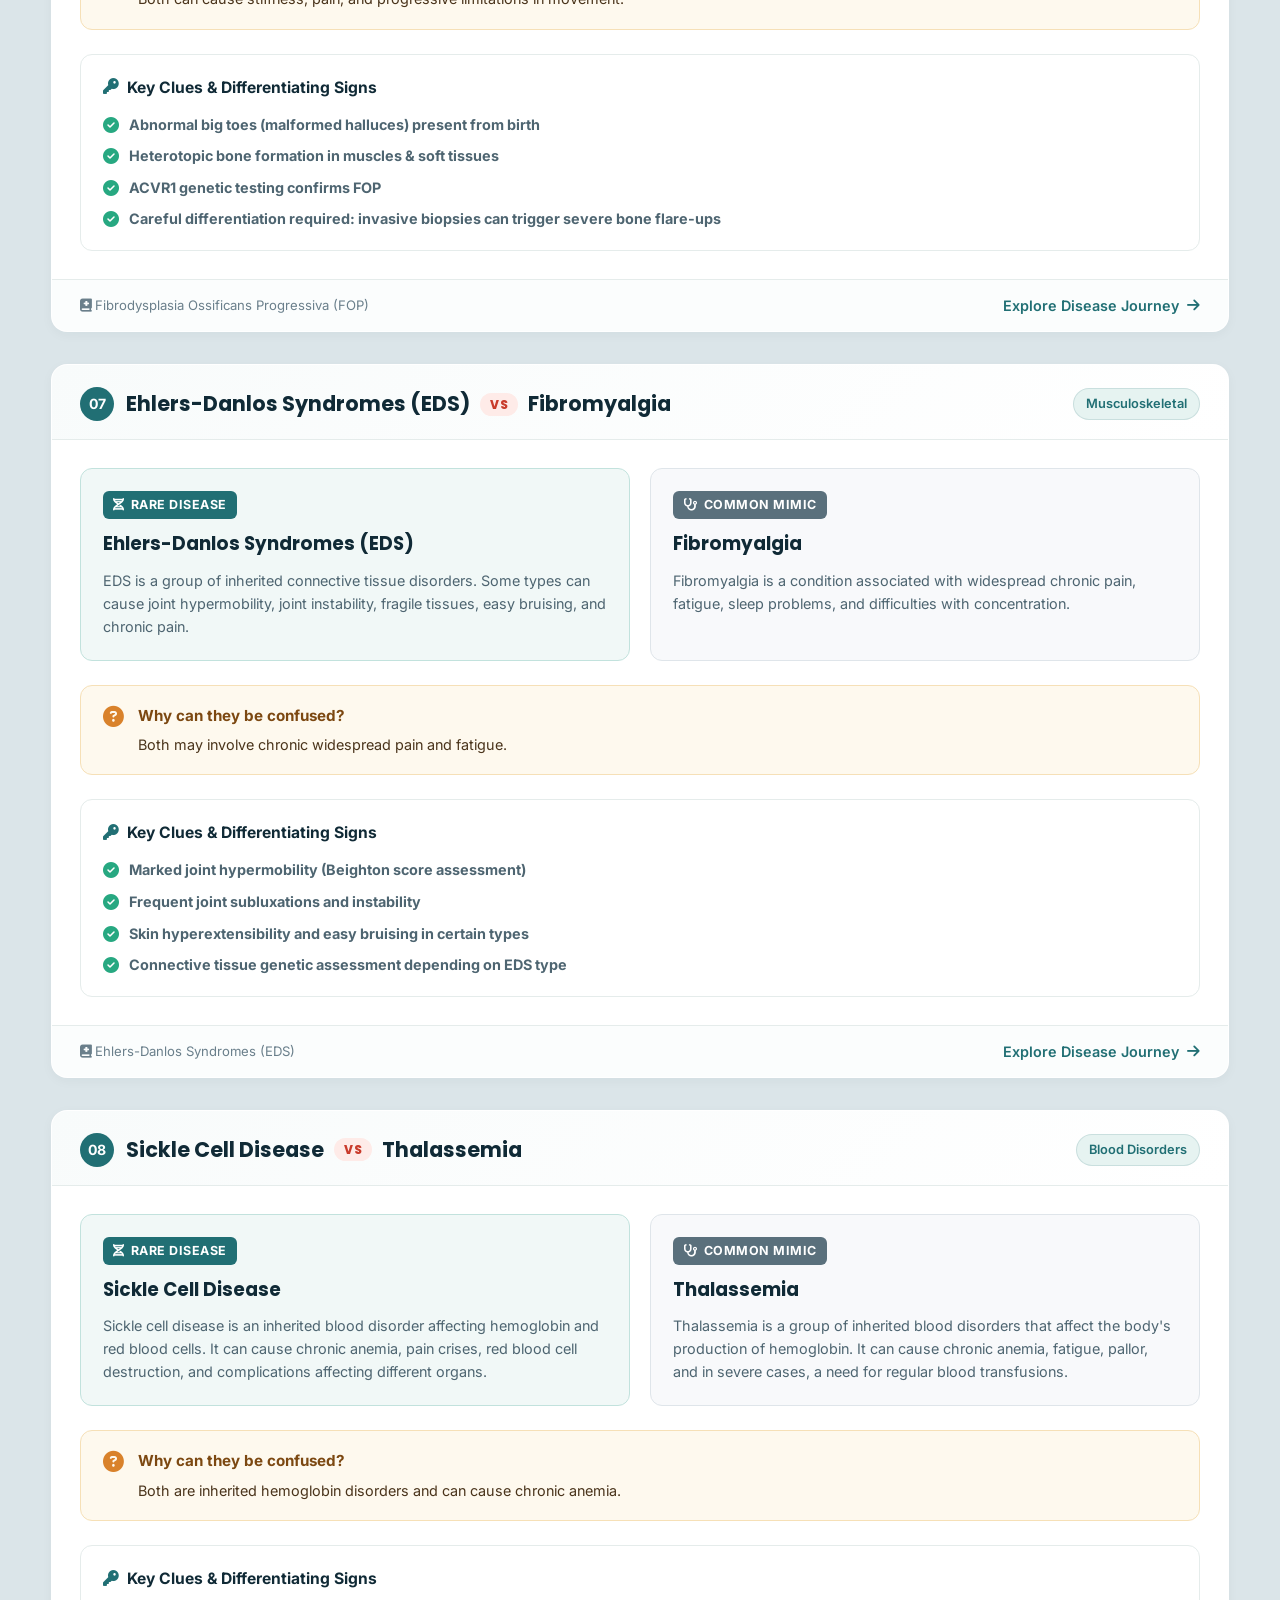
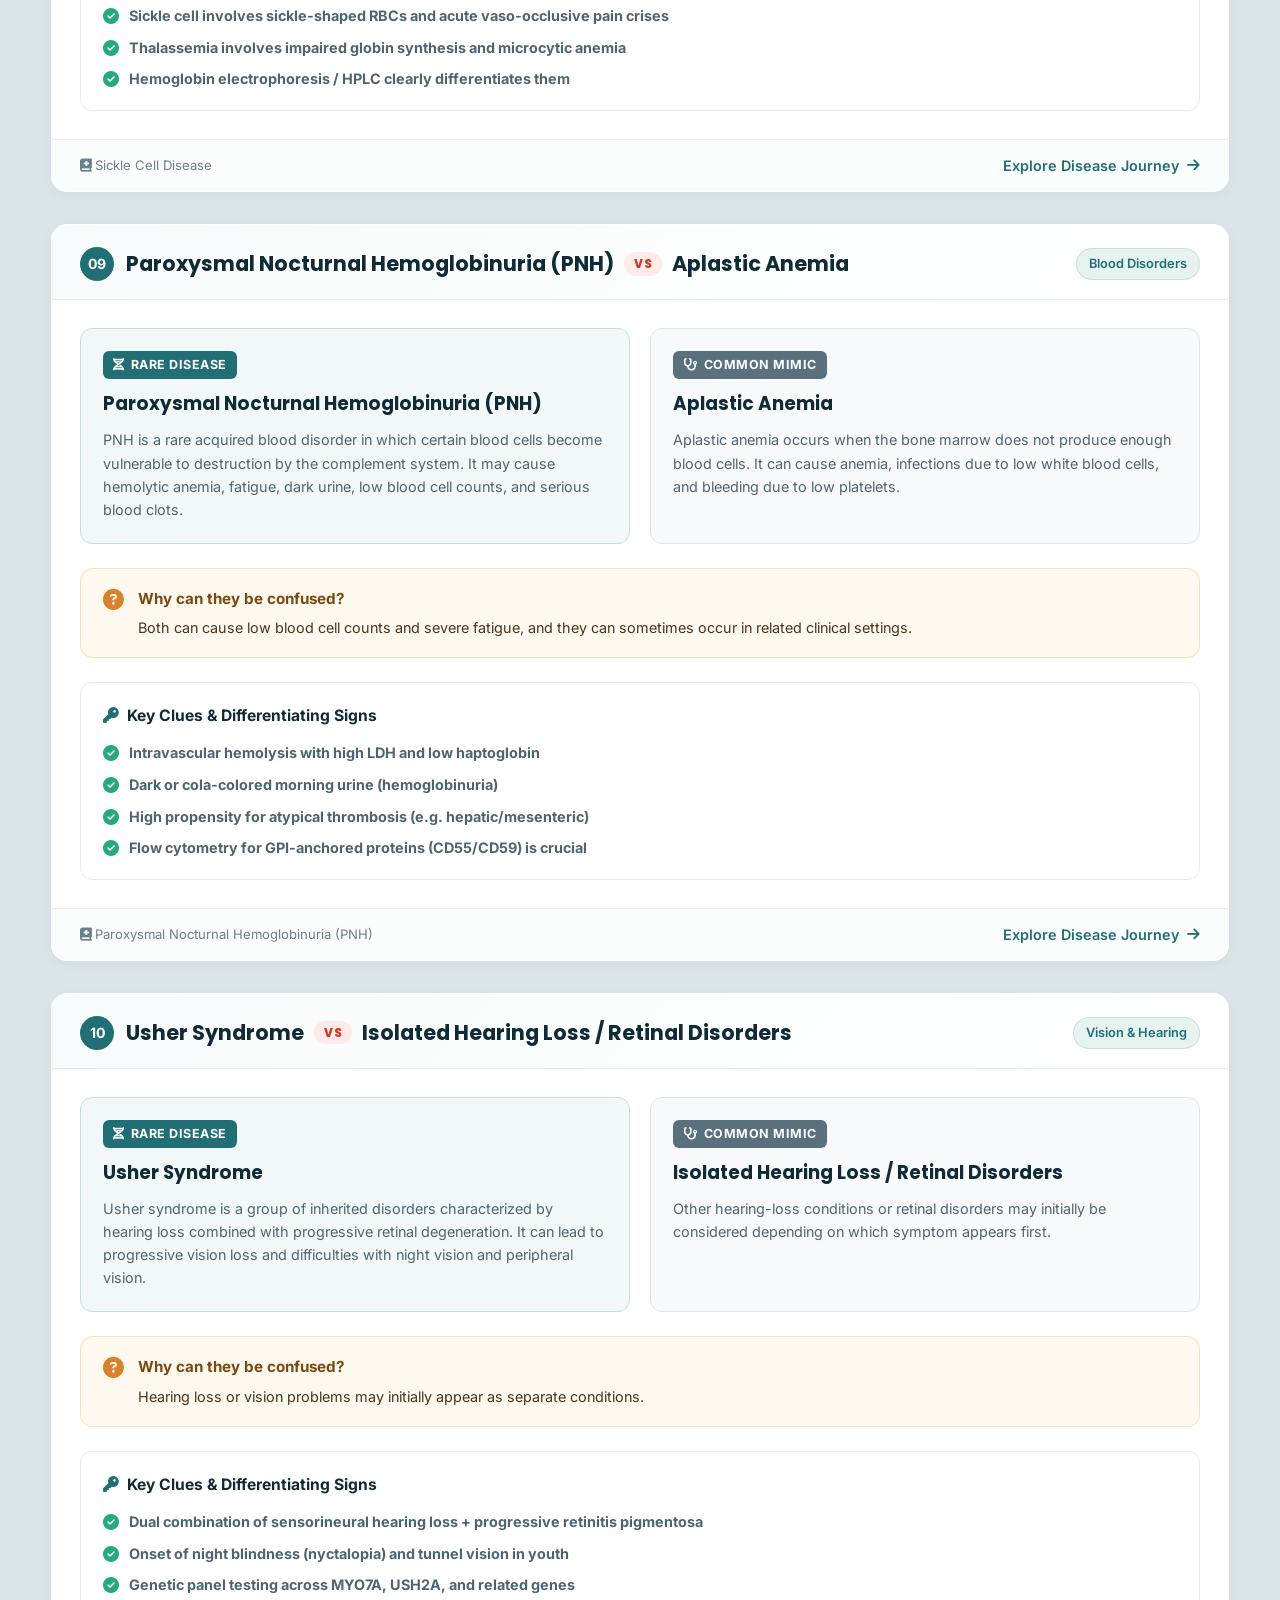
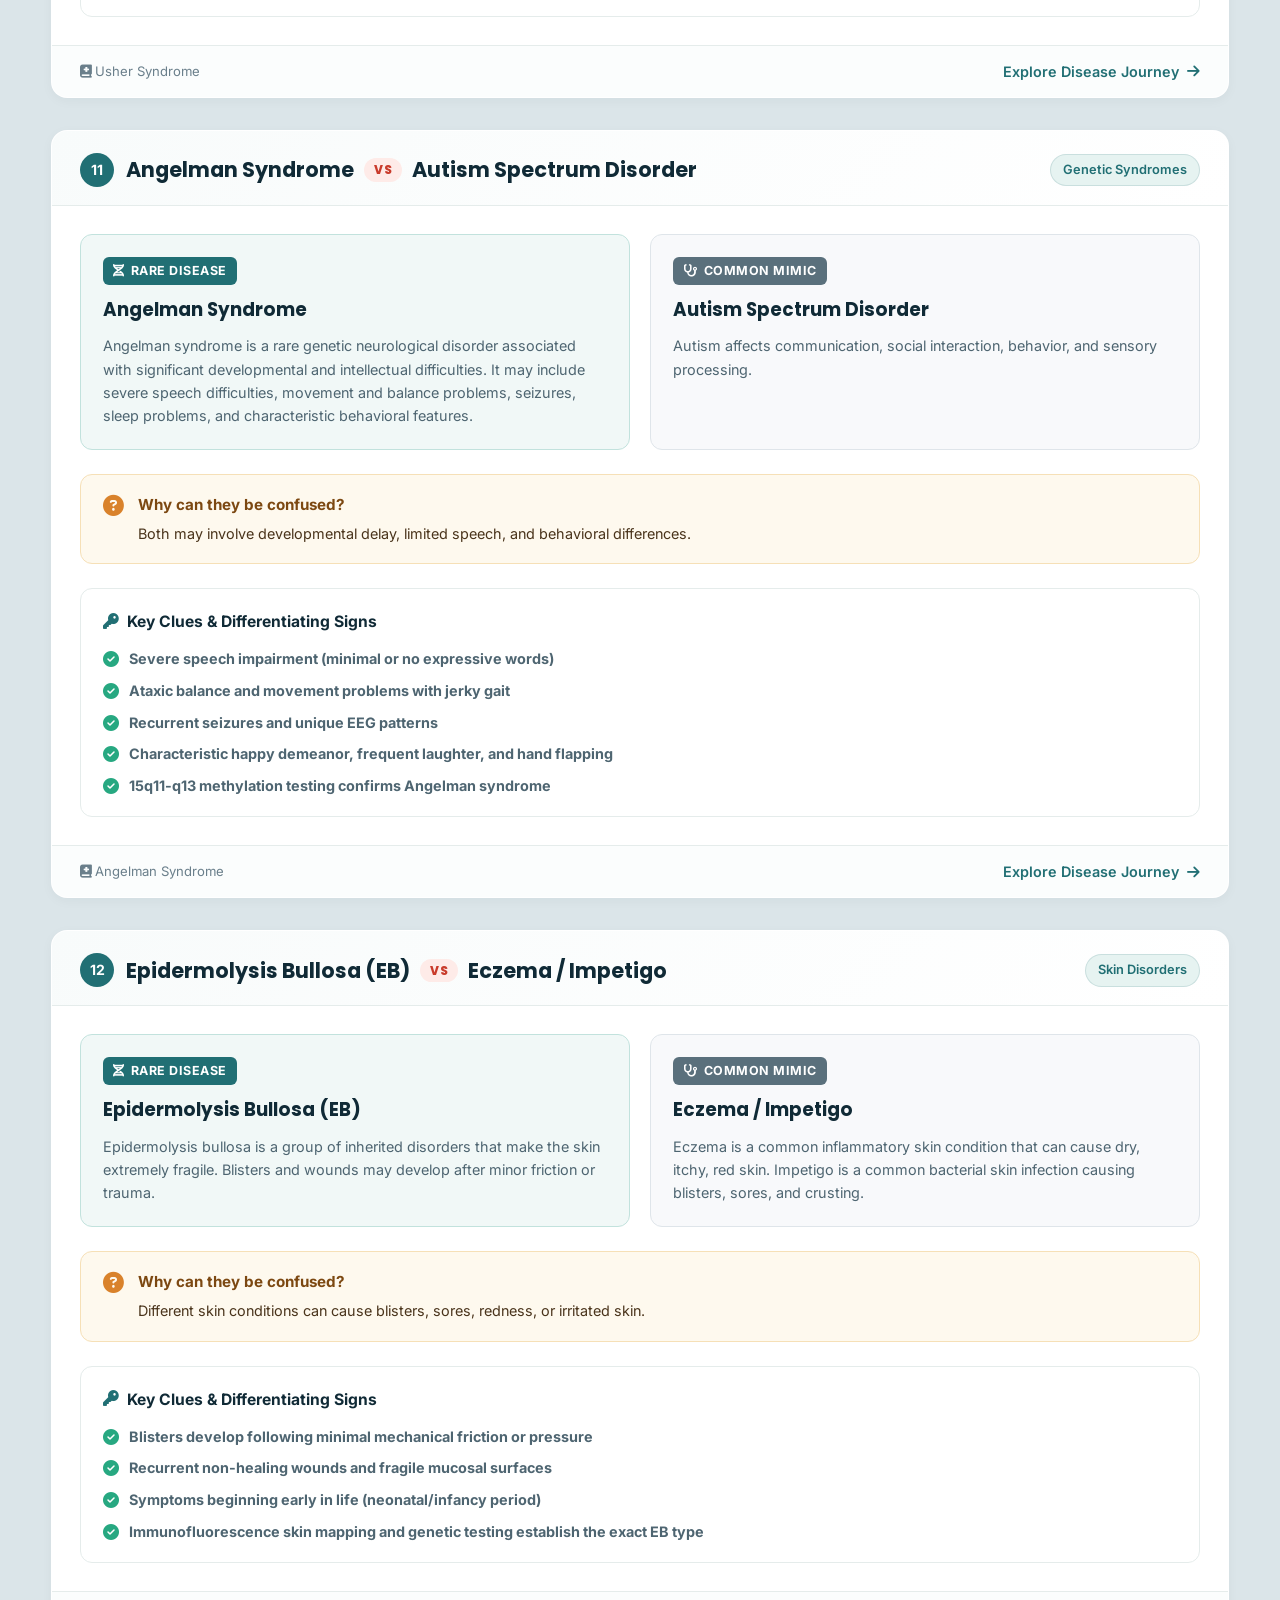
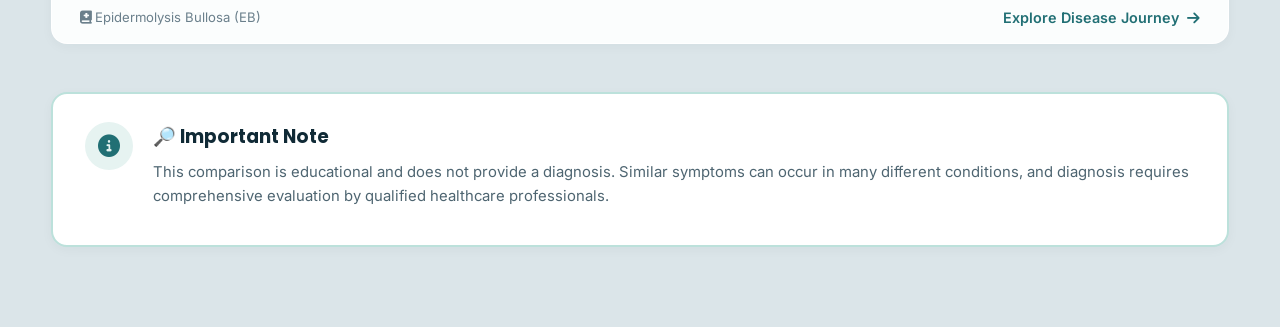
<file: diseases-comparison.html>
<!DOCTYPE html>
<html lang="en" dir="ltr">
<head>
    <meta charset="UTF-8">
    <meta name="viewport" content="width=device-width, initial-scale=1.0">
    <meta name="description" content="Rare Disease Comparison - Compare rare conditions with common clinical mimics, understand key differentiating signs, and learn diagnostic clues.">
    <title>Rare Disease Comparison</title>

    <link rel="preconnect" href="https://fonts.googleapis.com">
    <link rel="preconnect" href="https://fonts.gstatic.com" crossorigin>
    <link href="https://fonts.googleapis.com/css2?family=Cairo:wght@400;500;600;700;800&family=Inter:wght@400;500;600;700;800&family=Poppins:wght@500;600;700&display=swap" rel="stylesheet">
    <link rel="stylesheet" href="https://cdnjs.cloudflare.com/ajax/libs/font-awesome/6.5.2/css/all.min.css">
    <link rel="stylesheet" href="style.css">
</head>

<body>
    <!-- ================= HEADER ================= -->
    <header class="header" id="header">
        <div class="header__inner">
            <a href="index.html" class="header__brand" aria-label="Rare Disease Explorer Home">
                <span class="header__brand-icon">
                    <svg class="header__brand-svg" viewBox="0 0 24 24" fill="none" stroke="currentColor" stroke-width="2.2" stroke-linecap="round" stroke-linejoin="round" aria-hidden="true">
                        <path d="M4.5 16.5c-1.5 1.26-2 5-2 5s3.74-.5 5-2c.71-.84.7-2.13-.09-2.91a2.18 2.18 0 0 0-2.91-.09z"/>
                        <path d="M12 15l-3-3a22 22 0 0 1 2-3.95A12.88 12.88 0 0 1 22 2c0 2.72-.78 7.5-6 11a22.35 22.35 0 0 1-4 2z"/>
                        <path d="M9 12H4s.5-1.5 2-2 3 .5 3 2z"/>
                        <path d="M15 13v5s1.5-.5 2-2-.5-3-2-3z"/>
                    </svg>
                </span>
                <span class="header__brand-title" data-i18n="brandName">Rare Disease Explorer</span>
            </a>

            <nav class="header__nav" id="mainNav" aria-label="Main Navigation">
                <ul class="header__nav-list">
                    <li class="header__nav-item">
                        <a href="index.html" class="header__nav-link" data-nav="home">Home</a>
                    </li>
                    <li class="header__nav-item">
                        <a href="diseases-comparison.html" class="header__nav-link header__nav-link--active" data-nav="comparison">Diseases Comparison</a>
                    </li>
                    <li class="header__nav-item">
                        <a href="disease.html" class="header__nav-link" data-nav="journey">Disease Journey</a>
                    </li>
                    <li class="header__nav-item">
                        <a href="location.html" class="header__nav-link" data-nav="location">Location</a>
                    </li>
                </ul>
            </nav>

            <div class="header__actions">
                <button type="button" class="header__lang-btn" id="langBtn" aria-label="Toggle language">
                    <span class="header__lang-text" id="langBtnText">العربية</span>
                </button>
                <button type="button" class="header__mobile-toggle" id="mobileMenuToggle" aria-label="Toggle navigation menu" aria-expanded="false" aria-controls="mobileMenu">
                    <i class="fa-solid fa-bars" aria-hidden="true"></i>
                </button>
            </div>
        </div>

        <div class="mobile-drawer" id="mobileMenu" aria-hidden="true">
            <ul class="mobile-drawer__list">
                <li><a href="index.html" class="mobile-drawer__link" data-nav="home">Home</a></li>
                <li><a href="diseases-comparison.html" class="mobile-drawer__link mobile-drawer__link--active" data-nav="comparison">Diseases Comparison</a></li>
                <li><a href="disease.html" class="mobile-drawer__link" data-nav="journey">Disease Journey</a></li>
                <li><a href="location.html" class="mobile-drawer__link" data-nav="location">Location</a></li>
            </ul>
        </div>
    </header>

    <main id="mainContent">
        <!-- ================= HERO & CONTROLS ================= -->
        <section class="compare-hero">
            <div class="compare-hero__inner">
                <div class="compare-hero__top">
                    <div class="compare-hero__content">
                        <div class="compare-hero__badge">
                            <i class="fa-solid fa-code-compare"></i>
                            <span data-i18n="compareBadge">Clinical Cross-Condition Analysis</span>
                        </div>

                        <h1 class="compare-hero__title" data-i18n="compareTitle">🧬 Rare Disease Comparison</h1>

                        <p class="compare-hero__desc" data-i18n="compareDesc">
                            Explore clinical comparison pairs to understand why rare conditions can be confused with common mimics, and discover key differentiating signs and diagnostic clues.
                        </p>
                    </div>

                    <!-- Side visual (same style as the other pages) -->
                    <div class="compare-hero__visual" aria-hidden="true">
                        <div class="compare-visual">
                            <div class="compare-visual__ring">
                                <div class="compare-visual__center">
                                    <i class="fa-solid fa-code-compare"></i>
                                </div>
                            </div>
                            <span class="compare-visual__node compare-visual__node--rare"><i class="fa-solid fa-dna"></i></span>
                            <span class="compare-visual__node compare-visual__node--mimic"><i class="fa-solid fa-stethoscope"></i></span>
                            <span class="compare-visual__node compare-visual__node--clue"><i class="fa-solid fa-key"></i></span>
                        </div>
                    </div>
                </div>

                <div class="compare-controls">
                    <div class="compare-filter-chips" role="tablist" aria-label="Category Filters">
                        <button type="button" class="filter-chip is-active" data-filter="all" role="tab" aria-selected="true" data-i18n="filterAll">All (12)</button>
                        <button type="button" class="filter-chip" data-filter="neurological" role="tab" data-i18n="filterNeuro">Neurological</button>
                        <button type="button" class="filter-chip" data-filter="genetic-metabolic" role="tab" data-i18n="filterGenetic">Genetic & Metabolic</button>
                        <button type="button" class="filter-chip" data-filter="respiratory" role="tab" data-i18n="filterRespiratory">Respiratory</button>
                        <button type="button" class="filter-chip" data-filter="musculoskeletal" role="tab" data-i18n="filterMusculo">Musculoskeletal</button>
                        <button type="button" class="filter-chip" data-filter="blood-disorders" role="tab" data-i18n="filterBlood">Blood Disorders</button>
                        <button type="button" class="filter-chip" data-filter="vision-hearing" role="tab" data-i18n="filterVision">Vision & Hearing</button>
                        <button type="button" class="filter-chip" data-filter="genetic-syndromes" role="tab" data-i18n="filterSyndromes">Genetic Syndromes</button>
                        <button type="button" class="filter-chip" data-filter="skin-disorders" role="tab" data-i18n="filterSkin">Skin Disorders</button>
                        <button type="button" class="filter-chip" data-filter="digestive-kidney" role="tab" data-i18n="filterDigestive">Digestive & Kidney</button>
                    </div>
                </div>
            </div>
        </section>

        <!-- ================= COMPARISON CARDS ================= -->
        <section class="compare-section">
            <div class="compare-section__container">
                <div class="compare-results-header">
                    <div class="compare-results-left">
                        <span class="compare-count-badge" id="compareResultsCount">
                            Showing <strong>12</strong> comparisons
                        </span>
                        <button type="button" class="compare-show-all" id="showAllBtn" hidden>Show all comparisons</button>
                    </div>
                    <a href="index.html#categories" class="btn-back-home" style="display:inline-flex; align-items:center; gap:6px; font-size:0.85rem; color:var(--primary); font-weight:600;">
                        <i class="fa-solid fa-arrow-left"></i>
                        <span data-i18n="backToExplorer">Browse Body Categories</span>
                    </a>
                </div>

                <div class="compare-cards-list" id="compareCardsContainer"></div>

                <div class="compare-note-box">
                    <div class="compare-note-box__icon">
                        <i class="fa-solid fa-circle-info"></i>
                    </div>
                    <div class="compare-note-box__content">
                        <h3 class="compare-note-box__title" data-i18n="noteTitle">🔎 Important Note</h3>
                        <p class="compare-note-box__desc" data-i18n="noteDesc">
                            This comparison is educational and does not provide a diagnosis. Similar symptoms can occur in many different conditions, and diagnosis requires comprehensive evaluation by qualified healthcare professionals.
                        </p>
                    </div>
                </div>
            </div>
        </section>
    </main>

    <script>
    (function () {
        "use strict";

        /* ---------------------------------------------------------
           COMPARISON DATA (12 pairs)
        --------------------------------------------------------- */
        const comparisonPairs = [
            {
                id: 1, category: "neurological",
                categoryNameEn: "Neurological", categoryNameAr: "الجهاز العصبي",
                rareNameEn: "Rett Syndrome", rareNameAr: "متلازمة ريت",
                rareDescEn: "Rett syndrome is a rare genetic neurological disorder that mainly affects girls. Children may initially develop normally, followed by loss of acquired skills, especially speech, hand use, and communication.",
                rareDescAr: "متلازمة ريت هي اضطراب عصبي وراثي نادر يؤثر بشكل أساسي على البنات. قد يبدأ الطفل في النمو بصورة طبيعية، ثم يفقد بعض المهارات التي اكتسبها، خاصة الكلام واستخدام اليدين والتواصل.",
                mimicNameEn: "Autism Spectrum Disorder (ASD)", mimicNameAr: "اضطراب طيف التوحد",
                mimicDescEn: "Autism is a common neurodevelopmental condition that affects communication, social interaction, behavior, and sensory processing.",
                mimicDescAr: "التوحد هو اضطراب نمائي عصبي شائع يؤثر على التواصل والتفاعل الاجتماعي والسلوك والاستجابة للمؤثرات الحسية.",
                whyConfusedEn: "Both may involve developmental delay, communication difficulties, and repetitive behaviors.",
                whyConfusedAr: "كلاهما قد يتضمن تأخرًا في التطور، وصعوبات في التواصل، وسلوكيات متكررة.",
                clues: [
                    { en: "Loss of previously acquired skills", ar: "فقدان مهارات مكتسبة سابقًا" },
                    { en: "Characteristic repetitive hand movements (wringing/washing)", ar: "حركات اليد المتكررة والمميزة" },
                    { en: "Regression after an initial period of development", ar: "حدوث تراجع بعد فترة من التطور الطبيعي" },
                    { en: "Genetic testing (MECP2) may help confirm Rett syndrome", ar: "قد يساعد الاختبار الجيني في تأكيد متلازمة ريت" }
                ]
            },
            {
                id: 2, category: "neurological",
                categoryNameEn: "Neurological", categoryNameAr: "الجهاز العصبي",
                rareNameEn: "Huntington's Disease", rareNameAr: "مرض هنتنغتون",
                rareDescEn: "Huntington's disease is a progressive inherited neurological disorder that affects movement, cognition, and behavior.",
                rareDescAr: "مرض هنتنغتون هو اضطراب عصبي وراثي تدريجي يؤثر على الحركة والقدرات المعرفية والسلوك.",
                mimicNameEn: "Parkinson's Disease", mimicNameAr: "مرض باركنسون",
                mimicDescEn: "Parkinson's disease is a progressive neurological disorder mainly associated with slowed movement, muscle rigidity, resting tremor, and balance problems.",
                mimicDescAr: "مرض باركنسون هو اضطراب عصبي تدريجي يرتبط بشكل أساسي ببطء الحركة، وتيبس العضلات، والرعشة أثناء الراحة، ومشاكل التوازن.",
                whyConfusedEn: "Both are neurological movement disorders and may cause problems with coordination and daily movement.",
                whyConfusedAr: "كلاهما من اضطرابات الحركة العصبية، وقد يسببان مشاكل في الحركة والتنسيق والقيام بالأنشطة اليومية.",
                clues: [
                    { en: "Huntington's commonly causes chorea (involuntary movements)", ar: "هنتنغتون يتميز غالبًا بحركات لا إرادية غير منتظمة (Chorea)" },
                    { en: "Parkinson's is characterized by resting tremor, bradykinesia, and rigidity", ar: "باركنسون يتميز ببطء الحركة والتيبس والرعشة أثناء الراحة" },
                    { en: "Huntington's may also cause significant behavioral and cognitive changes", ar: "قد يسبب هنتنغتون تغيرات واضحة في السلوك والقدرات المعرفية" }
                ]
            },
            {
                id: 3, category: "digestive-kidney",
                categoryNameEn: "Digestive & Metabolic", categoryNameAr: "الجهاز الهضمي والاستقلابي",
                rareNameEn: "Wilson Disease", rareNameAr: "مرض ويلسون",
                rareDescEn: "Wilson disease is a rare inherited disorder that causes copper to accumulate in the body, particularly in the liver and brain. It may cause liver disease, tremors, abnormal movements, coordination problems, and psychiatric symptoms.",
                rareDescAr: "مرض ويلسون هو اضطراب وراثي نادر يؤدي إلى تراكم النحاس في الجسم، خاصة في الكبد والدماغ. قد يسبب أمراضًا في الكبد، ورعشة، وحركات غير طبيعية، ومشاكل في التنسيق، وأعراضًا نفسية.",
                mimicNameEn: "Parkinsonism", mimicNameAr: "الباركنسونية واضطرابات الحركة",
                mimicDescEn: "Parkinsonism describes a group of movement symptoms including slowed movement, rigidity, tremor, and gait problems.",
                mimicDescAr: "الباركنسونية هي وصف لمجموعة من أعراض الحركة تشمل بطء الحركة، والتيبس، والرعشة، ومشاكل المشي.",
                whyConfusedEn: "Wilson disease can produce movement symptoms that resemble Parkinsonism, especially in younger patients.",
                whyConfusedAr: "يمكن أن يسبب مرض ويلسون أعراضًا حركية تشبه الباركنسونية، خاصة لدى المرضى الأصغر سنًا.",
                clues: [
                    { en: "Liver involvement & elevated liver enzymes", ar: "وجود مشاكل وأمراض في الكبد" },
                    { en: "Kayser-Fleischer rings around the cornea", ar: "حلقات كايزر-فلايشر حول القرنية" },
                    { en: "Abnormal copper-related laboratory tests", ar: "نتائج غير طبيعية في فحوصات النحاس" },
                    { en: "Genetic testing (ATP7B) may support diagnosis", ar: "قد يساعد الاختبار الجيني في تأكيد التشخيص" }
                ]
            },
            {
                id: 4, category: "genetic-metabolic",
                categoryNameEn: "Genetic & Metabolic", categoryNameAr: "الأمراض الجينية والاستقلابية",
                rareNameEn: "Gaucher Disease", rareNameAr: "مرض غوشيه",
                rareDescEn: "Gaucher disease is a rare inherited metabolic disorder in which certain fatty substances accumulate inside cells. It may cause enlarged liver and spleen, anemia, low platelets, bone pain, and fatigue.",
                rareDescAr: "مرض غوشيه هو اضطراب استقلابي وراثي نادر تتراكم فيه مواد دهنية معينة داخل الخلايا. قد يسبب تضخم الكبد والطحال، وفقر الدم، وانخفاض الصفائح الدموية، وآلام العظام، والإرهاق.",
                mimicNameEn: "Leukemia / Lymphoma", mimicNameAr: "اللوكيميا / الليمفوما",
                mimicDescEn: "Leukemia and lymphoma are cancers affecting blood-forming tissues or the lymphatic system.",
                mimicDescAr: "اللوكيميا والليمفوما من أنواع السرطان التي تؤثر على الأنسجة المكونة للدم أو الجهاز الليمفاوي.",
                whyConfusedEn: "Gaucher disease may cause enlarged organs and blood abnormalities that can also occur in blood cancers.",
                whyConfusedAr: "قد يسبب غوشيه تضخم الأعضاء واضطرابات في خلايا الدم، وهي علامات قد تظهر أيضًا في بعض سرطانات الدم.",
                clues: [
                    { en: "Bone involvement and chronic bone pain", ar: "إصابة العظام وآلامها" },
                    { en: "Characteristic non-malignant blood findings", ar: "تغيرات مميزة في الدم" },
                    { en: "Beta-glucosidase enzyme and genetic testing", ar: "فحوصات الإنزيمات والاختبارات الجينية" },
                    { en: "Specialized metabolic & hematological evaluation is needed", ar: "يحتاج التشخيص إلى تقييم متخصص" }
                ]
            },
            {
                id: 5, category: "respiratory",
                categoryNameEn: "Respiratory", categoryNameAr: "الجهاز التنفسي",
                rareNameEn: "Cystic Fibrosis", rareNameAr: "التليف الكيسي",
                rareDescEn: "Cystic fibrosis is an inherited disorder that causes thick, sticky secretions, especially affecting the lungs and digestive system. It may cause chronic cough, repeated lung infections, breathing difficulties, and digestive or growth problems.",
                rareDescAr: "التليف الكيسي هو اضطراب وراثي يؤدي إلى إفرازات سميكة ولزجة تؤثر بشكل خاص على الرئتين والجهاز الهضمي. قد يسبب كحة مزمنة، والتهابات رئوية متكررة، وصعوبة في التنفس، ومشاكل في الهضم أو النمو.",
                mimicNameEn: "Asthma / Recurrent Respiratory Infections", mimicNameAr: "الربو / التهابات الجهاز التنفسي المتكررة",
                mimicDescEn: "Asthma is a common condition that causes airway inflammation and narrowing, leading to coughing, wheezing, and shortness of breath.",
                mimicDescAr: "الربو حالة شائعة تسبب التهاب وضيق الشعب الهوائية، مما يؤدي إلى الكحة، والصفير، وضيق التنفس.",
                whyConfusedEn: "Both may cause chronic cough, wheezing, and breathing difficulties.",
                whyConfusedAr: "كلاهما قد يسبب الكحة المزمنة، والصفير، وصعوبة التنفس.",
                clues: [
                    { en: "Recurrent severe respiratory infections", ar: "التهابات تنفسية متكررة" },
                    { en: "Thick sticky respiratory secretions", ar: "إفرازات تنفسية سميكة" },
                    { en: "Digestive or growth problems and poor nutrient absorption", ar: "مشاكل هضمية أو في النمو" },
                    { en: "Sweat chloride testing and CFTR genetic testing", ar: "اختبار كلوريد العرق والاختبارات الجينية" }
                ]
            },
            {
                id: 6, category: "musculoskeletal",
                categoryNameEn: "Musculoskeletal", categoryNameAr: "الجهاز العضلي الهيكلي",
                rareNameEn: "Fibrodysplasia Ossificans Progressiva (FOP)", rareNameAr: "خلل التعظم الليفي المترقي (FOP)",
                rareDescEn: "FOP is an extremely rare genetic disorder in which bone develops in muscles and other soft tissues where bone should not normally form. It can cause painful swelling, progressive stiffness, and loss of movement.",
                rareDescAr: "FOP هو اضطراب وراثي نادر جدًا يتكون فيه العظم داخل العضلات والأنسجة الرخوة في أماكن لا ينبغي أن يتكون فيها العظم. قد يسبب تورمًا مؤلمًا، وتيبسًا تدريجيًا، وفقدانًا للحركة.",
                mimicNameEn: "Ankylosing Spondylitis", mimicNameAr: "التهاب الفقار اللاصق",
                mimicDescEn: "Ankylosing spondylitis is a chronic inflammatory disease that mainly affects the spine and sacroiliac joints.",
                mimicDescAr: "التهاب الفقار اللاصق هو مرض التهابي مزمن يؤثر بشكل أساسي على العمود الفقري والمفاصل العجزية الحرقفية.",
                whyConfusedEn: "Both can cause stiffness, pain, and progressive limitations in movement.",
                whyConfusedAr: "كلاهما قد يسبب التيبس والألم وتزايد محدودية الحركة.",
                clues: [
                    { en: "Abnormal big toes (malformed halluces) present from birth", ar: "تشوهات مميزة في إصبع القدم الكبير منذ الولادة في FOP" },
                    { en: "Heterotopic bone formation in muscles & soft tissues", ar: "تكوّن العظام داخل الأنسجة الرخوة" },
                    { en: "ACVR1 genetic testing confirms FOP", ar: "الاختبارات الجينية لجين ACVR1" },
                    { en: "Careful differentiation required: invasive biopsies can trigger severe bone flare-ups", ar: "يجب التمييز بعناية لأن الإجراءات التدخلية قد تسبب نوبات تكوّن عظمي خطيرة" }
                ]
            },
            {
                id: 7, category: "musculoskeletal",
                categoryNameEn: "Musculoskeletal", categoryNameAr: "الجهاز العضلي الهيكلي",
                rareNameEn: "Ehlers-Danlos Syndromes (EDS)", rareNameAr: "متلازمات إهلرز-دانلوس (EDS)",
                rareDescEn: "EDS is a group of inherited connective tissue disorders. Some types can cause joint hypermobility, joint instability, fragile tissues, easy bruising, and chronic pain.",
                rareDescAr: "EDS هي مجموعة من اضطرابات النسيج الضام الوراثية. بعض أنواعها قد تسبب فرط مرونة المفاصل، وعدم استقرارها، وهشاشة بعض الأنسجة، وسهولة ظهور الكدمات، والألم المزمن.",
                mimicNameEn: "Fibromyalgia", mimicNameAr: "الفيبروميالجيا",
                mimicDescEn: "Fibromyalgia is a condition associated with widespread chronic pain, fatigue, sleep problems, and difficulties with concentration.",
                mimicDescAr: "الفيبروميالجيا حالة ترتبط بالألم المزمن المنتشر، والإرهاق، ومشاكل النوم، وصعوبة التركيز.",
                whyConfusedEn: "Both may involve chronic widespread pain and fatigue.",
                whyConfusedAr: "كلاهما قد يتضمن ألمًا مزمنًا منتشرًا وإرهاقًا.",
                clues: [
                    { en: "Marked joint hypermobility (Beighton score assessment)", ar: "فرط مرونة المفاصل" },
                    { en: "Frequent joint subluxations and instability", ar: "عدم استقرار المفاصل المتكرر" },
                    { en: "Skin hyperextensibility and easy bruising in certain types", ar: "سهولة ظهور الكدمات أو بعض خصائص مرونة الجلد" },
                    { en: "Connective tissue genetic assessment depending on EDS type", ar: "قد يكون التقييم الجيني مهمًا حسب نوع EDS" }
                ]
            },
            {
                id: 8, category: "blood-disorders",
                categoryNameEn: "Blood Disorders", categoryNameAr: "اضطرابات الدم",
                rareNameEn: "Sickle Cell Disease", rareNameAr: "مرض الخلايا المنجلية",
                rareDescEn: "Sickle cell disease is an inherited blood disorder affecting hemoglobin and red blood cells. It can cause chronic anemia, pain crises, red blood cell destruction, and complications affecting different organs.",
                rareDescAr: "مرض الخلايا المنجلية هو اضطراب دم وراثي يؤثر على الهيموجلوبين وخلايا الدم الحمراء. قد يسبب فقر دم مزمن، ونوبات ألم، وتكسير خلايا الدم الحمراء، ومضاعفات تؤثر على أعضاء مختلفة.",
                mimicNameEn: "Thalassemia", mimicNameAr: "الثلاسيميا",
                mimicDescEn: "Thalassemia is a group of inherited blood disorders that affect the body's production of hemoglobin. It can cause chronic anemia, fatigue, pallor, and in severe cases, a need for regular blood transfusions.",
                mimicDescAr: "الثلاسيميا هي مجموعة من اضطرابات الدم الوراثية التي تؤثر على إنتاج الجسم للهيموجلوبين. قد تسبب فقر الدم المزمن، والإرهاق، والشحوب، وفي الحالات الشديدة قد يحتاج المريض إلى نقل دم متكرر.",
                whyConfusedEn: "Both are inherited hemoglobin disorders and can cause chronic anemia.",
                whyConfusedAr: "كلاهما اضطرابات وراثية مرتبطة بالهيموجلوبين ويمكن أن يسببا فقر دم مزمن.",
                clues: [
                    { en: "Sickle cell involves sickle-shaped RBCs and acute vaso-occlusive pain crises", ar: "الخلايا المنجلية تتميز بتغير شكل كرات الدم وحدوث التمنجل ونوبات الألم" },
                    { en: "Thalassemia involves impaired globin synthesis and microcytic anemia", ar: "الثلاسيميا ترتبط بانخفاض إنتاج سلاسل الجلوبين" },
                    { en: "Hemoglobin electrophoresis / HPLC clearly differentiates them", ar: "تحليل الهيموجلوبين والترحيل الكهربائي يساعد في التفرقة بينهما" }
                ]
            },
            {
                id: 9, category: "blood-disorders",
                categoryNameEn: "Blood Disorders", categoryNameAr: "اضطرابات الدم",
                rareNameEn: "Paroxysmal Nocturnal Hemoglobinuria (PNH)", rareNameAr: "بيلة الهيموجلوبين الليلية الانتيابية (PNH)",
                rareDescEn: "PNH is a rare acquired blood disorder in which certain blood cells become vulnerable to destruction by the complement system. It may cause hemolytic anemia, fatigue, dark urine, low blood cell counts, and serious blood clots.",
                rareDescAr: "PNH هو اضطراب دموي مكتسب نادر تصبح فيه بعض خلايا الدم معرضة للتدمير بواسطة جهاز المتممة. قد يسبب تكسير خلايا الدم الحمراء، والإرهاق، وتغير لون البول، وانخفاض خلايا الدم، وجلطات دموية خطيرة.",
                mimicNameEn: "Aplastic Anemia", mimicNameAr: "فقر الدم اللاتنسجي",
                mimicDescEn: "Aplastic anemia occurs when the bone marrow does not produce enough blood cells. It can cause anemia, infections due to low white blood cells, and bleeding due to low platelets.",
                mimicDescAr: "يحدث فقر الدم اللاتنسجي عندما لا ينتج نخاع العظم عددًا كافيًا من خلايا الدم. قد يسبب فقر الدم، والعدوى بسبب انخفاض كرات الدم البيضاء، والنزيف بسبب انخفاض الصفائح الدموية.",
                whyConfusedEn: "Both can cause low blood cell counts and severe fatigue, and they can sometimes occur in related clinical settings.",
                whyConfusedAr: "كلاهما قد يسبب انخفاض خلايا الدم والإرهاق الشديد، وقد يرتبطان أحيانًا بسياقات مرضية متقاربة.",
                clues: [
                    { en: "Intravascular hemolysis with high LDH and low haptoglobin", ar: "تكسير خلايا الدم داخل الأوعية الدموية" },
                    { en: "Dark or cola-colored morning urine (hemoglobinuria)", ar: "تغير لون البول للداكن خاصة في الصباح" },
                    { en: "High propensity for atypical thrombosis (e.g. hepatic/mesenteric)", ar: "خطر الإصابة بالجلطات الدموية" },
                    { en: "Flow cytometry for GPI-anchored proteins (CD55/CD59) is crucial", ar: "تحليل التدفق الخلوي مهم وحاسم في تشخيص PNH" }
                ]
            },
            {
                id: 10, category: "vision-hearing",
                categoryNameEn: "Vision & Hearing", categoryNameAr: "البصر والسمع",
                rareNameEn: "Usher Syndrome", rareNameAr: "متلازمة أشر",
                rareDescEn: "Usher syndrome is a group of inherited disorders characterized by hearing loss combined with progressive retinal degeneration. It can lead to progressive vision loss and difficulties with night vision and peripheral vision.",
                rareDescAr: "متلازمة أشر هي مجموعة من الاضطرابات الوراثية التي تتميز بفقدان السمع مع تدهور تدريجي في شبكية العين. قد تؤدي إلى فقدان تدريجي للرؤية، ومشاكل في الرؤية الليلية والرؤية الجانبية.",
                mimicNameEn: "Isolated Hearing Loss / Retinal Disorders", mimicNameAr: "اضطرابات السمع والبصر المنفصلة",
                mimicDescEn: "Other hearing-loss conditions or retinal disorders may initially be considered depending on which symptom appears first.",
                mimicDescAr: "قد يتم التفكير في اضطرابات أخرى لفقدان السمع أو أمراض الشبكية حسب العرض الذي يظهر أولًا.",
                whyConfusedEn: "Hearing loss or vision problems may initially appear as separate conditions.",
                whyConfusedAr: "قد يظهر فقدان السمع أو مشاكل الرؤية في البداية وكأن كل مشكلة منهما حالة منفصلة.",
                clues: [
                    { en: "Dual combination of sensorineural hearing loss + progressive retinitis pigmentosa", ar: "اجتماع فقدان السمع + تدهور شبكية العين تدريجيًا" },
                    { en: "Onset of night blindness (nyctalopia) and tunnel vision in youth", ar: "العشى الليلي وفقدان الرؤية المحيطية" },
                    { en: "Genetic panel testing across MYO7A, USH2A, and related genes", ar: "الاختبارات الجينية الشاملة للجينات المرتبطة" }
                ]
            },
            {
                id: 11, category: "genetic-syndromes",
                categoryNameEn: "Genetic Syndromes", categoryNameAr: "المتلازمات الوراثية",
                rareNameEn: "Angelman Syndrome", rareNameAr: "متلازمة أنجلمان",
                rareDescEn: "Angelman syndrome is a rare genetic neurological disorder associated with significant developmental and intellectual difficulties. It may include severe speech difficulties, movement and balance problems, seizures, sleep problems, and characteristic behavioral features.",
                rareDescAr: "متلازمة أنجلمان هي اضطراب عصبي وراثي نادر يرتبط بتأخر واضح في التطور والقدرات الذهنية. قد تشمل صعوبات شديدة في الكلام، ومشاكل الحركة والتوازن، والتشنجات، واضطرابات النوم، وخصائص سلوكية مميزة.",
                mimicNameEn: "Autism Spectrum Disorder", mimicNameAr: "اضطراب طيف التوحد",
                mimicDescEn: "Autism affects communication, social interaction, behavior, and sensory processing.",
                mimicDescAr: "التوحد يؤثر على التواصل، والتفاعل الاجتماعي، والسلوك، والاستجابة للمؤثرات الحسية.",
                whyConfusedEn: "Both may involve developmental delay, limited speech, and behavioral differences.",
                whyConfusedAr: "كلاهما قد يتضمن تأخرًا في التطور، وقلة الكلام، واختلافات سلوكية.",
                clues: [
                    { en: "Severe speech impairment (minimal or no expressive words)", ar: "صعوبة شديدة وشبه انعدام للكلام المنطوق" },
                    { en: "Ataxic balance and movement problems with jerky gait", ar: "مشاكل التوازن والحركة وحركات المشي المهتزة" },
                    { en: "Recurrent seizures and unique EEG patterns", ar: "التشنجات ومخطط الدماغ المميز" },
                    { en: "Characteristic happy demeanor, frequent laughter, and hand flapping", ar: "خصائص سلوكية مميزة (الابتسام المستمر ورفرفة اليدين)" },
                    { en: "15q11-q13 methylation testing confirms Angelman syndrome", ar: "يمكن أن يساعد الاختبار الجيني في تأكيد متلازمة أنجلمان" }
                ]
            },
            {
                id: 12, category: "skin-disorders",
                categoryNameEn: "Skin Disorders", categoryNameAr: "الأمراض الجلدية",
                rareNameEn: "Epidermolysis Bullosa (EB)", rareNameAr: "انحلال البشرة الفقاعي (EB)",
                rareDescEn: "Epidermolysis bullosa is a group of inherited disorders that make the skin extremely fragile. Blisters and wounds may develop after minor friction or trauma.",
                rareDescAr: "انحلال البشرة الفقاعي هو مجموعة من الاضطرابات الوراثية التي تجعل الجلد شديد الهشاشة. قد تظهر الفقاعات والجروح نتيجة احتكاك أو إصابة بسيطة.",
                mimicNameEn: "Eczema / Impetigo", mimicNameAr: "الإكزيما / القوباء",
                mimicDescEn: "Eczema is a common inflammatory skin condition that can cause dry, itchy, red skin. Impetigo is a common bacterial skin infection causing blisters, sores, and crusting.",
                mimicDescAr: "الإكزيما حالة جلدية التهابية شائعة تسبب جفاف الجلد والحكة والاحمرار. القوباء عدوى جلدية بكتيرية شائعة قد تسبب فقاعات وتقرحات وقشور مميزة.",
                whyConfusedEn: "Different skin conditions can cause blisters, sores, redness, or irritated skin.",
                whyConfusedAr: "هناك أمراض جلدية مختلفة يمكن أن تسبب فقاعات أو جروحًا أو احمرارًا وتهيجًا بالجلد.",
                clues: [
                    { en: "Blisters develop following minimal mechanical friction or pressure", ar: "ظهور الفقاعات بعد احتكاك بسيط" },
                    { en: "Recurrent non-healing wounds and fragile mucosal surfaces", ar: "تكرار الجروح ومشاكل الأغشية المخاطية" },
                    { en: "Symptoms beginning early in life (neonatal/infancy period)", ar: "ظهور الأعراض منذ سن مبكرة جدًا" },
                    { en: "Immunofluorescence skin mapping and genetic testing establish the exact EB type", ar: "قد تساعد خزعة الجلد والاختبارات الجينية في تحديد نوع EB" }
                ]
            }
        ];

        /* ---------------------------------------------------------
           PAIR ID -> DISEASE KEY (as used by disease.html)
        --------------------------------------------------------- */
        const pairDiseaseIds = {
            1: "rett", 2: "huntington", 3: "wilson", 4: "gaucher",
            5: "cysticFibrosis", 6: "fop", 7: "eds", 8: "sickleCell",
            9: "pnh", 10: "usher", 11: "angelman", 12: "eb"
        };

        const normalizeKey = function (s) {
            return String(s || "").toLowerCase().replace(/[^a-z0-9]/g, "");
        };

        /* ---------------------------------------------------------
           TRANSLATIONS (strictly one language at a time)
        --------------------------------------------------------- */
        let currentLang = localStorage.getItem("rde-language") || "en";

        const uiDict = {
            en: {
                brandName: "Rare Disease Explorer",
                pageTitle: "Rare Disease Comparison",
                langBtnText: "العربية",
                navHome: "Home",
                navComparison: "Diseases Comparison",
                navJourney: "Disease Journey",
                navLocation: "Location",

                compareBadge: "Clinical Cross-Condition Analysis",
                compareTitle: " Rare Disease Comparison",
                compareDesc: "Explore clinical comparison pairs to understand why rare conditions can be confused with common mimics, and discover key differentiating signs and diagnostic clues.",

                filterAll: "All (12)",
                filterNeuro: "Neurological",
                filterGenetic: "Genetic & Metabolic",
                filterRespiratory: "Respiratory",
                filterMusculo: "Musculoskeletal",
                filterBlood: "Blood Disorders",
                filterVision: "Vision & Hearing",
                filterSyndromes: "Genetic Syndromes",
                filterSkin: "Skin Disorders",
                filterDigestive: "Digestive & Kidney",
                showingComparisons: "Showing",
                comparisonsWord: "comparisons",
                backToExplorer: "Browse Body Categories",
                showAll: "Show all comparisons",

                tagRare: "Rare Disease",
                tagMimic: "Common Mimic",
                vsWord: "VS",
                whyConfusedTitle: "Why can they be confused?",
                keyCluesTitle: "Key Clues & Differentiating Signs",
                exploreJourneyBtn: "Explore Disease Journey",

                noteTitle: "🔎 Important Note",
                noteDesc: "This comparison is educational and does not provide a diagnosis. Similar symptoms can occur in many different conditions, and diagnosis requires comprehensive evaluation by qualified healthcare professionals.",
                noResults: "No matching comparisons found. Try searching another keyword or clearing filters."
            },
            ar: {
                brandName: "مستكشف الأمراض النادرة",
                pageTitle: "مقارنة الأمراض النادرة",
                langBtnText: "English",
                navHome: "الرئيسية",
                navComparison: "مقارنة الأمراض",
                navJourney: "رحلة المرض",
                navLocation: "الموقع",

                compareBadge: "التحليل السريري المتقاطع للحالات",
                compareTitle: " مقارنة الأمراض النادرة",
                compareDesc: "استكشف أزواج المقارنات السريرية لفهم أسباب الالتباس بين الحالات النادرة والأمراض الشائعة المشابهة، وتعرّف على العلامات الفارقة والفحوصات التشخيصية الحاسمة.",

                filterAll: "الكل (12)",
                filterNeuro: "الجهاز العصبي",
                filterGenetic: "الأمراض الجينية والاستقلابية",
                filterRespiratory: "الجهاز التنفسي",
                filterMusculo: "الجهاز العضلي الهيكلي",
                filterBlood: "اضطرابات الدم",
                filterVision: "البصر والسمع",
                filterSyndromes: "المتلازمات الوراثية",
                filterSkin: "الأمراض الجلدية",
                filterDigestive: "الجهاز الهضمي والكلى",
                showingComparisons: "عرض",
                comparisonsWord: "مقارنات",
                backToExplorer: "تصفح أجهزة الجسم",
                showAll: "عرض كل المقارنات",

                tagRare: "المرض النادر",
                tagMimic: "المرض المشابه الشائع",
                vsWord: "مقابل",
                whyConfusedTitle: "لماذا قد يحدث الالتباس؟",
                keyCluesTitle: "العلامات الفارقة والأدلة التشخيصية",
                exploreJourneyBtn: "استكشف رحلة المرض",

                noteTitle: "🔎 ملاحظة مهمة",
                noteDesc: "هذه المقارنات للتوعية والتعليم فقط ولا تقدم تشخيصًا طبيًا. قد تظهر الأعراض المتشابهة في العديد من الحالات المختلفة، ويحتاج التشخيص إلى تقييم شامل من متخصصين مؤهلين في الرعاية الصحية.",
                noResults: "لم يتم العثور على مقارنات مطابقة. جرب البحث بكلمة أخرى أو تغيير الفلتر."
            }
        };

        /* ---------------------------------------------------------
           DOM
        --------------------------------------------------------- */
        const cardsContainer = document.getElementById("compareCardsContainer");
        const countDisplay = document.getElementById("compareResultsCount");
        const showAllBtn = document.getElementById("showAllBtn");
        const filterChips = document.querySelectorAll(".filter-chip");
        const langBtn = document.getElementById("langBtn");
        const langBtnText = document.getElementById("langBtnText");
        const mobileMenuToggle = document.getElementById("mobileMenuToggle");
        const mobileMenu = document.getElementById("mobileMenu");

        const validCategories = Array.from(filterChips).map(function (c) {
            return c.getAttribute("data-filter");
        });

        /* ---------------------------------------------------------
           STATE (from URL)
        --------------------------------------------------------- */
        let activeCategory = "all";
        let activeDisease = null;   // set when arriving from a disease's "Compare" button

        const urlParams = new URLSearchParams(window.location.search);
        const initialCategory = (urlParams.get("category") || "").toLowerCase();
        const initialDisease = normalizeKey(urlParams.get("disease"));

        if (initialDisease) {
            const match = Object.values(pairDiseaseIds).find(function (v) {
                return normalizeKey(v) === initialDisease;
            });
            if (match) {
                activeDisease = match;
                try { localStorage.setItem("rde-last-disease", match); } catch (e) {}
            }
        }
        if (!activeDisease && validCategories.indexOf(initialCategory) !== -1) {
            activeCategory = initialCategory;
        }

        /* ---------------------------------------------------------
           NAV LINKS -> LAST VIEWED DISEASE
        --------------------------------------------------------- */
        function updateDiseaseNavLinks() {
            let last = null;
            try { last = localStorage.getItem("rde-last-disease"); } catch (e) {}
            if (!last) return;

            document.querySelectorAll('[data-nav="journey"]').forEach(function (a) {
                a.href = "disease.html?disease=" + encodeURIComponent(last);
            });
            document.querySelectorAll('[data-nav="resources"]').forEach(function (a) {
                a.href = "disease.html?disease=" + encodeURIComponent(last) + "#sources";
            });
        }

        /* ---------------------------------------------------------
           RENDER CARDS (one language only)
        --------------------------------------------------------- */
        function renderCards() {
            if (!cardsContainer) return;
            cardsContainer.innerHTML = "";

            const isAr = currentLang === "ar";
            const dict = uiDict[currentLang] || uiDict.en;

            const filtered = comparisonPairs.filter(function (item) {
                if (activeDisease) {
                    return pairDiseaseIds[item.id] === activeDisease;
                }

                if (activeCategory !== "all" && item.category !== activeCategory) return false;
                return true;
            });

            if (countDisplay) {
                countDisplay.innerHTML = dict.showingComparisons + " <strong>" + filtered.length + "</strong> " + dict.comparisonsWord;
            }
            if (showAllBtn) {
                showAllBtn.hidden = !activeDisease;
                showAllBtn.textContent = dict.showAll;
            }

            if (filtered.length === 0) {
                const emptyCard = document.createElement("div");
                emptyCard.className = "compare-card";
                emptyCard.style.padding = "48px 24px";
                emptyCard.style.textAlign = "center";
                emptyCard.innerHTML = `
                    <div style="font-size:2.5rem; margin-bottom:12px;">🔍</div>
                    <h3 style="font-size:1.15rem; color:var(--text-heading); margin-bottom:8px;">${dict.noResults}</h3>
                `;
                cardsContainer.appendChild(emptyCard);
                return;
            }

            filtered.forEach(function (pair) {
                const card = document.createElement("article");
                card.className = "compare-card";
                card.setAttribute("data-category", pair.category);

                const catName = isAr ? pair.categoryNameAr : pair.categoryNameEn;
                const rareName = isAr ? pair.rareNameAr : pair.rareNameEn;
                const mimicName = isAr ? pair.mimicNameAr : pair.mimicNameEn;
                const rareDesc = isAr ? pair.rareDescAr : pair.rareDescEn;
                const mimicDesc = isAr ? pair.mimicDescAr : pair.mimicDescEn;
                const whyConfused = isAr ? pair.whyConfusedAr : pair.whyConfusedEn;
                const pairNumStr = String(pair.id).padStart(2, "0");
                const journeyUrl = "disease.html?disease=" + encodeURIComponent(pairDiseaseIds[pair.id]);

                const cluesHtml = pair.clues.map(function (clue) {
                    return `
                        <li class="compare-clues-item">
                            <i class="fa-solid fa-circle-check" aria-hidden="true"></i>
                            <div><strong>${isAr ? clue.ar : clue.en}</strong></div>
                        </li>
                    `;
                }).join("");

                card.innerHTML = `
                    <header class="compare-card__header">
                        <div class="compare-card__title-wrap">
                            <span class="compare-card__pair-num">${pairNumStr}</span>
                            <h2 class="compare-card__pair-title">
                                <span>${rareName}</span>
                                <span class="vs-badge">${dict.vsWord}</span>
                                <span>${mimicName}</span>
                            </h2>
                        </div>
                        <span class="compare-card__cat-pill">${catName}</span>
                    </header>

                    <div class="compare-card__body">
                        <div class="compare-dual-grid">
                            <div class="compare-box compare-box--rare">
                                <span class="compare-box__tag">
                                    <i class="fa-solid fa-dna"></i>
                                    <span>${dict.tagRare}</span>
                                </span>
                                <h3 class="compare-box__name">${rareName}</h3>
                                <p class="compare-box__desc">${rareDesc}</p>
                            </div>

                            <div class="compare-box compare-box--mimic">
                                <span class="compare-box__tag">
                                    <i class="fa-solid fa-stethoscope"></i>
                                    <span>${dict.tagMimic}</span>
                                </span>
                                <h3 class="compare-box__name">${mimicName}</h3>
                                <p class="compare-box__desc">${mimicDesc}</p>
                            </div>
                        </div>

                        <div class="compare-confused-box">
                            <i class="fa-solid fa-circle-question compare-confused-box__icon" aria-hidden="true"></i>
                            <div class="compare-confused-box__content">
                                <h4 class="compare-confused-box__title"><span>${dict.whyConfusedTitle}</span></h4>
                                <p class="compare-confused-box__text">${whyConfused}</p>
                            </div>
                        </div>

                        <div class="compare-clues-box">
                            <h4 class="compare-clues-box__title">
                                <i class="fa-solid fa-key" aria-hidden="true"></i>
                                <span>${dict.keyCluesTitle}</span>
                            </h4>
                            <ul class="compare-clues-list">${cluesHtml}</ul>
                        </div>
                    </div>

                    <footer class="compare-card__footer">
                        <span style="font-size:0.82rem; color:var(--text-muted);">
                            <i class="fa-solid fa-book-medical"></i>
                            <span>${rareName}</span>
                        </span>
                        <a href="${journeyUrl}" class="compare-card__action-btn">
                            <span>${dict.exploreJourneyBtn}</span>
                            <i class="fa-solid fa-arrow-right"></i>
                        </a>
                    </footer>
                `;

                cardsContainer.appendChild(card);
            });
        }

        /* ---------------------------------------------------------
           FILTER CHIPS
        --------------------------------------------------------- */
        function updateFilterButtons() {
            filterChips.forEach(function (chip) {
                const isActive = !activeDisease && chip.getAttribute("data-filter") === activeCategory;
                chip.classList.toggle("is-active", isActive);
                chip.setAttribute("aria-selected", isActive ? "true" : "false");
            });
        }

        filterChips.forEach(function (chip) {
            chip.addEventListener("click", function () {
                activeDisease = null;
                activeCategory = this.getAttribute("data-filter") || "all";
                updateFilterButtons();
                renderCards();
            });
        });

        /* ---------------------------------------------------------
           SHOW ALL (leave single-disease mode)
        --------------------------------------------------------- */
        if (showAllBtn) {
            showAllBtn.addEventListener("click", function () {
                activeDisease = null;
                activeCategory = "all";
                history.replaceState(null, "", window.location.pathname);
                updateFilterButtons();
                renderCards();
            });
        }

        /* ---------------------------------------------------------
           LANGUAGE SWITCHER
        --------------------------------------------------------- */
        function applyLanguage(lang) {
            currentLang = lang;
            localStorage.setItem("rde-language", lang);

            const dict = uiDict[lang] || uiDict.en;
            const isAr = lang === "ar";

            document.documentElement.lang = lang;
            document.documentElement.dir = isAr ? "rtl" : "ltr";
            document.body.classList.toggle("rtl", isAr);
            document.title = dict.pageTitle;

            if (langBtnText) langBtnText.textContent = dict.langBtnText;

            document.querySelectorAll("[data-i18n]").forEach(function (elem) {
                const key = elem.getAttribute("data-i18n");
                if (dict[key]) elem.textContent = dict[key];
            });

            document.querySelectorAll("[data-nav]").forEach(function (link) {
                const navKey = link.getAttribute("data-nav");
                const mapKey = "nav" + navKey.charAt(0).toUpperCase() + navKey.slice(1);
                if (dict[mapKey]) link.textContent = dict[mapKey];
            });

            renderCards();
        }

        if (langBtn) {
            langBtn.addEventListener("click", function () {
                applyLanguage(currentLang === "en" ? "ar" : "en");
            });
        }

        /* ---------------------------------------------------------
           MOBILE DRAWER
        --------------------------------------------------------- */
        if (mobileMenuToggle && mobileMenu) {
            mobileMenuToggle.addEventListener("click", function () {
                const isOpen = mobileMenu.classList.toggle("is-open");
                mobileMenuToggle.setAttribute("aria-expanded", isOpen ? "true" : "false");
                mobileMenu.setAttribute("aria-hidden", isOpen ? "false" : "true");
                const icon = mobileMenuToggle.querySelector("i");
                if (icon) {
                    icon.classList.toggle("fa-bars", !isOpen);
                    icon.classList.toggle("fa-xmark", isOpen);
                }
            });
        }

        /* ---------------------------------------------------------
           INIT
        --------------------------------------------------------- */
        updateFilterButtons();
        updateDiseaseNavLinks();
        applyLanguage(currentLang);

    })();
    </script>
    <!-- نافذة الشات بوت العائمة -->
<!-- Medical chatbot (loaded directly, no iframe) -->
<script src="chatbot.js?v=5" defer></script>
</body>
</html>
</file>
<file: style.css>
/* =========================================================
   RARE DISEASE EXPLORER - STYLES (style.css)
========================================================= */

/* 1. DESIGN TOKENS */
:root {
    --primary: #216f74;
    --primary-hover: #185a5e;
    --primary-dark: #123e42;
    --primary-light: #e6f3f1;
    --primary-pill: #d6ece8;
    --primary-accent: #2c8c93;

    --text-heading: #102a36;
    --text-body: #4e6571;
    --text-muted: #6a7f8b;
    --text-light: #899da7;

    --bg-header: #ffffff;
    --bg-hero: #edf5f4;
    --bg-categories: #dbe5e9;
    --bg-card: #ffffff;

    --border-light: #d6e2e2;
    --border-header: #e4eded;
    --border-card: #e5eceb;
    --border-active: #216f74;

    --badge-neuro: #fdebee;
    --badge-genetic: #e2f4f2;
    --badge-respiratory: #ffede7;
    --badge-musculo: #fbf2e3;
    --badge-blood: #fde5e5;
    --badge-vision: #e6f1f4;
    --badge-syndromes: #eef2fa;
    --badge-skin: #e4f7f6;
    --badge-digestive: #faede8;

    --shadow-chip: 0 2px 6px rgba(16, 42, 54, 0.04);
    --shadow-chip-hover: 0 6px 16px rgba(33, 111, 116, 0.12);
    --shadow-card: 0 3px 12px rgba(16, 42, 54, 0.04);
    --shadow-card-hover: 0 14px 30px rgba(16, 42, 54, 0.12);
    --shadow-center: 0 10px 25px rgba(33, 111, 116, 0.08);

    --radius-sm: 8px;
    --radius-md: 12px;
    --radius-lg: 16px;
    --radius-pill: 9999px;

    --font-primary: "Inter", -apple-system, BlinkMacSystemFont, "Segoe UI", Roboto, sans-serif;
    --font-heading: "Poppins", "Inter", sans-serif;
    --font-ar: "Cairo", sans-serif;

    --transition-fast: 0.18s ease;
    --transition-normal: 0.25s cubic-bezier(0.16, 1, 0.3, 1);
}

/* 2. RESET & BASE */
*, *::before, *::after { margin: 0; padding: 0; box-sizing: border-box; }

html { scroll-behavior: smooth; font-size: 16px; -webkit-text-size-adjust: 100%; }

body {
    background-color: var(--bg-hero);
    color: var(--text-body);
    font-family: var(--font-primary);
    font-size: 0.95rem;
    line-height: 1.6;
    min-height: 100vh;
    overflow-x: hidden;
    -webkit-font-smoothing: antialiased;
    -moz-osx-font-smoothing: grayscale;
}

a { color: inherit; text-decoration: none; transition: var(--transition-fast); }
button { font-family: inherit; border: none; background: none; cursor: pointer; transition: var(--transition-fast); }
ul { list-style: none; }

/* 3. RTL / ARABIC */
html[dir="rtl"], body.rtl { font-family: var(--font-ar); direction: rtl; text-align: right; }

body.rtl .header__brand-title,
body.rtl .compare-hero__title,
body.rtl .compare-card__pair-title,
body.rtl .compare-note-box__title,
body.rtl .hero__title,
body.rtl .categories-section__title,
body.rtl .category-card__title,
body.rtl .compare-box__name,
body.rtl .cat-disease-card__name,
body.rtl .cat-modal__title { font-family: var(--font-ar); }

body.rtl .hero__chips-row { flex-direction: row; }
body.rtl .header__nav-link--active::after { left: auto; right: 0; }

/* 4. HEADER */
.header {
    position: sticky; top: 0; z-index: 1000; width: 100%;
    background-color: var(--bg-header);
    border-bottom: 1px solid var(--border-header);
    backdrop-filter: blur(10px); -webkit-backdrop-filter: blur(10px);
}

.header__inner {
    width: min(1200px, 92%); height: 74px; margin: 0 auto;
    display: flex; align-items: center; justify-content: space-between; gap: 24px;
}

.header__brand {
    display: inline-flex; align-items: center; gap: 12px;
    color: var(--text-heading); user-select: none;
}

.header__brand-icon {
    width: 36px; height: 36px; background-color: #cfebe7; color: var(--primary);
    border-radius: 10px; display: flex; align-items: center; justify-content: center; flex-shrink: 0;
}

.header__brand-svg { width: 20px; height: 20px; stroke: var(--primary); }

.header__brand-title {
    font-family: var(--font-heading); font-size: 1.15rem; font-weight: 700;
    color: var(--text-heading); letter-spacing: -0.3px; white-space: nowrap;
}

.header__nav { display: flex; align-items: center; }
.header__nav-list { display: flex; align-items: center; gap: 32px; }
.header__nav-item { position: relative; }

.header__nav-link {
    position: relative; display: inline-block; padding: 24px 0;
    font-size: 0.92rem; font-weight: 500; color: var(--text-body);
    transition: color var(--transition-fast);
}
.header__nav-link:hover { color: var(--primary); }
.header__nav-link--active { color: var(--primary); font-weight: 600; }
.header__nav-link--active::after {
    content: ""; position: absolute; left: 0; right: 0; bottom: 0; height: 3px;
    background-color: var(--primary); border-radius: 4px 4px 0 0;
}

.header__actions { display: flex; align-items: center; gap: 12px; }

.header__lang-btn {
    padding: 7px 20px; border-radius: var(--radius-pill); background-color: #ffffff;
    border: 1px solid var(--border-light); color: var(--primary);
    font-family: var(--font-ar); font-size: 0.95rem; font-weight: 600;
    display: inline-flex; align-items: center; justify-content: center;
    transition: all var(--transition-fast);
}
.header__lang-btn:hover { background-color: var(--primary-light); border-color: var(--primary); }

.header__mobile-toggle {
    display: none; width: 40px; height: 40px; border-radius: var(--radius-sm);
    background-color: var(--primary-light); color: var(--primary); font-size: 1.1rem;
    align-items: center; justify-content: center;
}

.mobile-drawer {
    display: none; position: absolute; top: 74px; left: 0; width: 100%;
    background-color: #ffffff; border-bottom: 1px solid var(--border-header);
    box-shadow: 0 10px 25px rgba(0, 0, 0, 0.08); padding: 16px 24px 24px;
    transform: translateY(-10px); opacity: 0; visibility: hidden;
    transition: all var(--transition-normal);
}
.mobile-drawer.is-open { display: block; transform: translateY(0); opacity: 1; visibility: visible; }
.mobile-drawer__list { display: flex; flex-direction: column; gap: 14px; }
.mobile-drawer__link {
    display: block; padding: 10px 0; font-size: 1rem; font-weight: 500;
    color: var(--text-body); border-bottom: 1px solid #f0f4f4;
}
.mobile-drawer__link--active { color: var(--primary); font-weight: 700; }

/* 5. HERO (INDEX) */
.hero { position: relative; background-color: var(--bg-hero); padding: 64px 0 80px 0; overflow: hidden; }

.hero__container {
    width: min(1200px, 92%); margin: 0 auto;
    display: grid; grid-template-columns: 1.15fr 0.85fr; align-items: center; gap: 40px;
}

.hero__content { max-width: 580px; }

.hero__badge {
    display: inline-flex; align-items: center; padding: 6px 14px;
    background-color: var(--primary-pill); color: var(--primary);
    border-radius: var(--radius-pill); font-size: 0.84rem; font-weight: 600;
    letter-spacing: 0.1px; margin-bottom: 24px;
}

.hero__title {
    font-family: var(--font-heading); font-size: clamp(2.3rem, 4.2vw, 3.4rem);
    font-weight: 800; color: var(--text-heading); line-height: 1.15;
    letter-spacing: -0.8px; margin-bottom: 16px;
}

.hero__subtitle-ar {
    font-family: var(--font-ar); font-size: 1.35rem; font-weight: 600;
    color: var(--primary); margin-bottom: 20px;
}

.hero__description { font-size: 0.95rem; line-height: 1.68; color: var(--text-body); margin-bottom: 32px; }

.hero__chips { display: flex; flex-direction: column; gap: 12px; }
.hero__chips-row { display: flex; flex-wrap: wrap; align-items: center; gap: 12px; }

.chip {
    display: inline-flex; align-items: center; gap: 8px; padding: 10px 18px;
    background-color: #ffffff; border: 1px solid var(--border-light);
    border-radius: var(--radius-sm); color: var(--text-heading);
    font-size: 0.9rem; font-weight: 500; box-shadow: var(--shadow-chip);
    cursor: pointer; transition: all var(--transition-normal); user-select: none;
}
.chip__icon { font-size: 1rem; line-height: 1; }
.chip:hover { transform: translateY(-2px); box-shadow: var(--shadow-chip-hover); border-color: var(--primary); color: var(--primary); }
.chip:active { transform: translateY(0); }

/* 6. HERO VISUAL */
.hero__visual { display: flex; justify-content: center; align-items: center; position: relative; user-select: none; }

.hero-circle { position: relative; width: 380px; height: 380px; display: flex; align-items: center; justify-content: center; }
.hero-circle__bg { position: absolute; width: 100%; height: 100%; border-radius: 50%; background-color: #d8ebe8; opacity: 0.85; }
.hero-circle__orbit { position: absolute; width: 80%; height: 80%; border-radius: 50%; border: 1.5px solid #bdded8; pointer-events: none; }
.hero-circle__orbit-dot { position: absolute; width: 7px; height: 7px; border-radius: 50%; background-color: var(--primary); }
.dot-1 { top: 15%; right: 18%; }
.dot-2 { bottom: 22%; right: 8%; }
.dot-3 { bottom: 8%; left: 36%; }

.hero-circle__center {
    position: relative; z-index: 2; width: 150px; height: 150px; border-radius: 50%;
    background-color: #ffffff; box-shadow: var(--shadow-center);
    display: flex; align-items: center; justify-content: center; transition: transform 0.4s ease;
}
.hero-circle:hover .hero-circle__center { transform: scale(1.04); }

.dna-illustration { width: 60px; height: 96px; animation: gentlePulse 4s ease-in-out infinite alternate; }
@keyframes gentlePulse { 0% { transform: scale(0.96); } 100% { transform: scale(1.04); } }

.hero-node {
    position: absolute; z-index: 3; width: 44px; height: 44px; border-radius: 50%;
    background-color: #ffffff; box-shadow: 0 4px 12px rgba(16, 42, 54, 0.09);
    border: 1px solid rgba(220, 235, 233, 0.8);
    display: flex; align-items: center; justify-content: center;
    transition: transform var(--transition-normal), box-shadow var(--transition-normal);
    animation: floatNode 6s ease-in-out infinite alternate;
}
.hero-node:hover { transform: scale(1.15) !important; box-shadow: 0 8px 18px rgba(16, 42, 54, 0.16); }
.hero-node__icon { font-size: 1.35rem; line-height: 1; }

.hero-node--brain { top: 2%; left: 48%; transform: translateX(-50%); animation-delay: 0s; }
.hero-node--lungs { top: 24%; right: 1%; animation-delay: 1.2s; }
.hero-node--blood { bottom: 12%; right: 8%; animation-delay: 2.4s; }
.hero-node--bone { bottom: 16%; left: 6%; animation-delay: 3.6s; }
.hero-node--eye { top: 32%; left: 2%; animation-delay: 4.8s; }

@keyframes floatNode { 0% { transform: translateY(0); } 100% { transform: translateY(-5px); } }

/* 7. CATEGORIES (INDEX) */
.categories-section { background-color: var(--bg-categories); padding: 72px 0 64px 0; }
.categories-section__container { width: min(1200px, 92%); margin: 0 auto; }
.categories-section__header { margin-bottom: 32px; }

.categories-section__title {
    font-family: var(--font-heading); font-size: clamp(1.8rem, 3vw, 2.25rem);
    font-weight: 700; color: var(--text-heading); letter-spacing: -0.5px; margin-bottom: 8px;
}
.categories-section__subtitle { font-size: 0.96rem; color: var(--text-body); }

.categories-grid { display: grid; grid-template-columns: repeat(5, 1fr); gap: 18px; }

.category-card {
    background-color: var(--bg-card); border-radius: var(--radius-lg); padding: 24px 20px;
    border: 1px solid rgba(255, 255, 255, 0.9); box-shadow: var(--shadow-card);
    display: flex; flex-direction: column; align-items: flex-start;
    cursor: pointer; user-select: none; outline: none;
    transition: transform var(--transition-normal), box-shadow var(--transition-normal), border-color var(--transition-normal);
}
.category-card:hover { transform: translateY(-5px); box-shadow: var(--shadow-card-hover); border-color: #a8d5d1; }
.category-card:focus-visible { outline: 2.5px solid var(--primary); outline-offset: 3px; }

.category-card__icon-wrapper {
    width: 44px; height: 44px; border-radius: 50%;
    display: flex; align-items: center; justify-content: center;
    margin-bottom: 18px; flex-shrink: 0; transition: transform var(--transition-fast);
}
.category-card:hover .category-card__icon-wrapper { transform: scale(1.08); }
.category-card__icon { font-size: 1.3rem; line-height: 1; }

.category-card__icon-wrapper--neurological { background-color: var(--badge-neuro); }
.category-card__icon-wrapper--genetic { background-color: var(--badge-genetic); }
.category-card__icon-wrapper--respiratory { background-color: var(--badge-respiratory); }
.category-card__icon-wrapper--musculoskeletal { background-color: var(--badge-musculo); }
.category-card__icon-wrapper--blood { background-color: var(--badge-blood); }
.category-card__icon-wrapper--vision { background-color: var(--badge-vision); }
.category-card__icon-wrapper--syndromes { background-color: var(--badge-syndromes); }
.category-card__icon-wrapper--skin { background-color: var(--badge-skin); }
.category-card__icon-wrapper--digestive { background-color: var(--badge-digestive); }

.category-card__title {
    font-family: var(--font-heading); font-size: 0.98rem; font-weight: 700;
    color: var(--text-heading); line-height: 1.3; margin-bottom: 6px;
}
.category-card__desc { font-size: 0.83rem; line-height: 1.45; color: var(--text-muted); }

.categories-section__footer { margin-top: 40px; }
.disclaimer-note { font-size: 0.82rem; line-height: 1.5; color: var(--text-muted); max-width: 600px; }

/* 8. SEARCH MODAL */
.search-modal {
    position: fixed; top: 0; left: 0; width: 100%; height: 100%; z-index: 2000;
    display: flex; align-items: center; justify-content: center;
    opacity: 0; visibility: hidden; transition: opacity 0.22s ease, visibility 0.22s ease;
}
.search-modal.is-active { opacity: 1; visibility: visible; }

.search-modal__backdrop {
    position: absolute; top: 0; left: 0; width: 100%; height: 100%;
    background-color: rgba(16, 42, 54, 0.45);
    backdrop-filter: blur(5px); -webkit-backdrop-filter: blur(5px);
}

.search-modal__container {
    position: relative; z-index: 2; width: min(580px, 92%); background-color: #ffffff;
    border-radius: var(--radius-lg); box-shadow: 0 20px 45px rgba(16, 42, 54, 0.2);
    overflow: hidden; transform: translateY(15px) scale(0.98);
    transition: transform 0.24s cubic-bezier(0.16, 1, 0.3, 1);
}
.search-modal.is-active .search-modal__container { transform: translateY(0) scale(1); }

.search-modal__header {
    display: flex; align-items: center; justify-content: space-between;
    padding: 18px 24px; border-bottom: 1px solid var(--border-header);
}
.search-modal__title-group { display: flex; align-items: center; gap: 10px; }
.search-modal__title { font-size: 1.05rem; font-weight: 700; color: var(--text-heading); }

.search-modal__close {
    width: 32px; height: 32px; border-radius: 50%;
    display: flex; align-items: center; justify-content: center;
    color: var(--text-muted); font-size: 1rem;
}
.search-modal__close:hover { background-color: var(--primary-light); color: var(--primary); }

.search-modal__body { padding: 20px 24px; }

.search-modal__input-wrapper { position: relative; display: flex; align-items: center; margin-bottom: 14px; }
.search-modal__input-icon { position: absolute; left: 16px; color: var(--text-muted); }
body.rtl .search-modal__input-icon { left: auto; right: 16px; }

.search-modal__input {
    width: 100%; padding: 13px 18px 13px 44px; border-radius: var(--radius-sm);
    border: 1.5px solid var(--border-light); font-size: 0.95rem; font-family: inherit;
    outline: none; transition: border-color var(--transition-fast);
}
body.rtl .search-modal__input { padding: 13px 44px 13px 18px; }
.search-modal__input:focus { border-color: var(--primary); }

.search-modal__quick-tags { display: flex; align-items: center; flex-wrap: wrap; gap: 8px; margin-bottom: 16px; }
.search-modal__tag-label { font-size: 0.8rem; color: var(--text-muted); font-weight: 600; }

.search-tag {
    padding: 4px 10px; border-radius: var(--radius-pill); background-color: var(--bg-hero);
    color: var(--primary); font-size: 0.8rem; font-weight: 500; border: 1px solid var(--border-light);
}
.search-tag:hover { background-color: var(--primary); color: #ffffff; }

.search-modal__results { max-height: 240px; overflow-y: auto; display: flex; flex-direction: column; gap: 8px; }

.search-result-item {
    display: flex; align-items: center; justify-content: space-between; gap: 10px;
    padding: 12px 14px; border-radius: var(--radius-sm); border: 1px solid var(--border-header);
    background-color: #fafcfc; cursor: pointer;
    transition: background-color var(--transition-fast), border-color var(--transition-fast);
}
.search-result-item:hover { background-color: var(--primary-light); border-color: var(--primary); }
.search-result-item__name { font-weight: 600; color: var(--text-heading); font-size: 0.92rem; }
.search-result-item__cat {
    font-size: 0.78rem; color: var(--primary); background-color: #ffffff;
    padding: 3px 8px; border-radius: var(--radius-pill); border: 1px solid var(--border-light);
    white-space: nowrap;
}

.search-modal__footer {
    padding: 12px 24px; background-color: #f8faf9; border-top: 1px solid var(--border-header);
    display: flex; justify-content: flex-end;
}
.search-modal__hint { font-size: 0.78rem; color: var(--text-muted); }

kbd {
    display: inline-block; padding: 2px 6px; font-size: 0.75rem; border-radius: 4px;
    background-color: #e9ecef; border: 1px solid #ced4da; color: #495057;
}

/* 8.1 CATEGORY DISEASES MODAL */
.cat-modal {
    position: fixed; top: 0; left: 0; width: 100%; height: 100%; z-index: 2000;
    display: flex; align-items: center; justify-content: center;
    opacity: 0; visibility: hidden; transition: opacity 0.22s ease, visibility 0.22s ease;
}
.cat-modal.is-active { opacity: 1; visibility: visible; }

.cat-modal__backdrop {
    position: absolute; top: 0; left: 0; width: 100%; height: 100%;
    background-color: rgba(16, 42, 54, 0.45);
    backdrop-filter: blur(5px); -webkit-backdrop-filter: blur(5px);
}

.cat-modal__container {
    position: relative; z-index: 2; width: min(720px, 94%); max-height: 85vh;
    background-color: #ffffff; border-radius: var(--radius-lg);
    box-shadow: 0 20px 45px rgba(16, 42, 54, 0.2);
    display: flex; flex-direction: column; overflow: hidden;
    transform: translateY(15px) scale(0.98);
    transition: transform 0.24s cubic-bezier(0.16, 1, 0.3, 1);
}
.cat-modal.is-active .cat-modal__container { transform: translateY(0) scale(1); }

.cat-modal__header {
    display: flex; align-items: center; justify-content: space-between;
    padding: 20px 24px; border-bottom: 1px solid var(--border-header);
    background: linear-gradient(135deg, #f8fbfb 0%, #ffffff 100%);
}
.cat-modal__title-group { display: flex; align-items: center; gap: 12px; }

.cat-modal__icon-badge {
    width: 44px; height: 44px; border-radius: 50%; background-color: var(--primary-light);
    display: flex; align-items: center; justify-content: center; font-size: 1.4rem; flex-shrink: 0;
}
.cat-modal__title { font-size: 1.2rem; font-weight: 700; color: var(--text-heading); margin-bottom: 2px; }
.cat-modal__subtitle { font-size: 0.84rem; color: var(--text-muted); }

.cat-modal__close {
    width: 34px; height: 34px; border-radius: 50%;
    display: flex; align-items: center; justify-content: center;
    color: var(--text-muted); font-size: 1.1rem;
}
.cat-modal__close:hover { background-color: var(--primary-light); color: var(--primary); }

.cat-modal__body { padding: 24px; overflow-y: auto; display: flex; flex-direction: column; gap: 16px; }

.cat-disease-card {
    background-color: #fafcfc; border: 1.5px solid var(--border-card); border-radius: var(--radius-md);
    padding: 18px 20px; display: flex; flex-direction: column; gap: 10px;
    transition: all var(--transition-fast);
}
.cat-disease-card:hover { border-color: var(--primary); background-color: #ffffff; box-shadow: 0 6px 18px rgba(33, 111, 116, 0.08); }

.cat-disease-card__header { display: flex; align-items: center; justify-content: space-between; flex-wrap: wrap; gap: 8px; }
.cat-disease-card__name { font-family: var(--font-heading); font-size: 1.05rem; font-weight: 700; color: var(--text-heading); }
.cat-disease-card__tag {
    font-size: 0.76rem; font-weight: 600; color: var(--primary); background-color: var(--primary-light);
    padding: 3px 8px; border-radius: var(--radius-pill); border: 1px solid rgba(33, 111, 116, 0.15);
}
.cat-disease-card__desc { font-size: 0.88rem; line-height: 1.55; color: var(--text-body); }

.cat-disease-card__actions {
    display: flex; align-items: center; gap: 10px; flex-wrap: wrap;
    margin-top: 6px; padding-top: 10px; border-top: 1px dashed var(--border-card);
}

.cat-btn-journey {
    display: inline-flex; align-items: center; gap: 6px; padding: 7px 14px;
    border-radius: var(--radius-sm); background-color: var(--primary); color: #ffffff;
    font-size: 0.84rem; font-weight: 600; transition: all var(--transition-fast);
}
.cat-btn-journey:hover { background-color: var(--primary-hover); transform: translateY(-1px); }

.cat-btn-compare {
    display: inline-flex; align-items: center; gap: 6px; padding: 7px 14px;
    border-radius: var(--radius-sm); background-color: #ffffff; color: var(--primary);
    border: 1px solid var(--border-light); font-size: 0.84rem; font-weight: 600;
    transition: all var(--transition-fast);
}
.cat-btn-compare:hover { background-color: var(--primary-light); border-color: var(--primary); transform: translateY(-1px); }

.cat-modal__footer {
    padding: 14px 24px; background-color: #f8faf9; border-top: 1px solid var(--border-header);
    display: flex; align-items: center; justify-content: space-between; flex-wrap: wrap; gap: 10px;
}
.cat-modal__view-all-link {
    display: inline-flex; align-items: center; gap: 6px;
    font-size: 0.86rem; font-weight: 600; color: var(--primary);
}
.cat-modal__view-all-link:hover { color: var(--primary-hover); }

/* 9. COMPARISON PAGE */
.compare-hero { background-color: var(--bg-hero); padding: 56px 0 36px 0; border-bottom: 1px solid var(--border-header); }
.compare-hero__inner { width: min(1200px, 92%); margin: 0 auto; }

.compare-hero__badge {
    display: inline-flex; align-items: center; gap: 8px; padding: 6px 14px;
    background-color: var(--primary-pill); color: var(--primary);
    border-radius: var(--radius-pill); font-size: 0.85rem; font-weight: 600; margin-bottom: 16px;
}

.compare-hero__title {
    font-family: var(--font-heading); font-size: clamp(2rem, 3.5vw, 2.75rem);
    font-weight: 800; color: var(--text-heading); letter-spacing: -0.6px; margin-bottom: 8px;
}

.compare-hero__subtitle-ar {
    font-family: var(--font-ar); font-size: 1.25rem; font-weight: 600;
    color: var(--primary); margin-bottom: 16px;
}

.compare-hero__desc { font-size: 0.96rem; color: var(--text-body); max-width: 720px; line-height: 1.65; margin-bottom: 28px; }

.compare-controls { display: flex; flex-direction: column; gap: 18px; }

.compare-search-box { position: relative; max-width: 560px; }
.compare-search-box__icon { position: absolute; left: 16px; top: 50%; transform: translateY(-50%); color: var(--text-muted); }
body.rtl .compare-search-box__icon { left: auto; right: 16px; }

.compare-search-box__input {
    width: 100%; padding: 13px 18px 13px 44px; border-radius: 30px;
    border: 1.5px solid var(--border-light); background-color: #ffffff;
    font-size: 0.95rem; font-family: inherit; outline: none;
    box-shadow: var(--shadow-chip); transition: all var(--transition-fast);
}
body.rtl .compare-search-box__input { padding: 13px 44px 13px 18px; }
.compare-search-box__input:focus { border-color: var(--primary); box-shadow: 0 0 0 4px rgba(33, 111, 116, 0.12); }

.compare-filter-chips { display: flex; flex-wrap: wrap; align-items: center; gap: 8px; }

.filter-chip {
    padding: 7px 16px; border-radius: var(--radius-pill); background-color: #ffffff;
    border: 1px solid var(--border-light); color: var(--text-body);
    font-size: 0.85rem; font-weight: 600; cursor: pointer;
    transition: all var(--transition-fast); user-select: none;
}
.filter-chip:hover { background-color: var(--primary-light); color: var(--primary); border-color: var(--primary); }
.filter-chip.is-active {
    background-color: var(--primary); color: #ffffff; border-color: var(--primary);
    box-shadow: 0 4px 12px rgba(33, 111, 116, 0.25);
}

.compare-section { background-color: var(--bg-categories); padding: 60px 0 80px 0; min-height: 600px; }
.compare-section__container { width: min(1200px, 92%); margin: 0 auto; }

.compare-results-header { display: flex; align-items: center; justify-content: space-between; flex-wrap: wrap; gap: 12px; margin-bottom: 24px; }
.compare-results-left { display: flex; align-items: center; flex-wrap: wrap; gap: 14px; }

.compare-count-badge { font-size: 0.9rem; font-weight: 600; color: var(--text-muted); }
.compare-count-badge strong { color: var(--primary); }

.compare-show-all {
    padding: 6px 16px; border-radius: var(--radius-pill); background-color: var(--primary);
    color: #ffffff; font-size: 0.82rem; font-weight: 600; transition: all var(--transition-fast);
}
.compare-show-all:hover { background-color: var(--primary-hover); }
.compare-show-all[hidden] { display: none; }

.compare-cards-list { display: flex; flex-direction: column; gap: 32px; }

.compare-card {
    background-color: var(--bg-card); border-radius: var(--radius-lg);
    border: 1px solid rgba(255, 255, 255, 0.9); box-shadow: var(--shadow-card);
    overflow: hidden; transition: all var(--transition-normal);
}
.compare-card:hover { box-shadow: 0 16px 36px rgba(16, 42, 54, 0.1); transform: translateY(-3px); }

.compare-card__header {
    padding: 22px 28px 18px 28px; background: linear-gradient(135deg, #f8fbfb 0%, #ffffff 100%);
    border-bottom: 1px solid var(--border-card);
    display: flex; flex-wrap: wrap; align-items: center; justify-content: space-between; gap: 16px;
}
.compare-card__title-wrap { display: flex; align-items: center; gap: 12px; flex-wrap: wrap; }

.compare-card__pair-num {
    display: inline-flex; align-items: center; justify-content: center;
    width: 34px; height: 34px; border-radius: 50%; background-color: var(--primary);
    color: #ffffff; font-weight: 700; font-size: 0.88rem; flex-shrink: 0;
}

.compare-card__pair-title {
    font-family: var(--font-heading); font-size: 1.3rem; font-weight: 700; color: var(--text-heading);
    display: inline-flex; align-items: center; gap: 10px; flex-wrap: wrap;
}

.vs-badge {
    display: inline-block; padding: 2px 10px; background-color: #feebe8; color: #c93b2b;
    border-radius: var(--radius-pill); font-size: 0.75rem; font-weight: 800; letter-spacing: 0.5px;
}

.compare-card__cat-pill {
    padding: 5px 12px; background-color: var(--primary-light); color: var(--primary);
    border-radius: var(--radius-pill); font-size: 0.8rem; font-weight: 600;
    border: 1px solid rgba(33, 111, 116, 0.15);
}

.compare-card__body { padding: 28px; display: flex; flex-direction: column; gap: 24px; }

.compare-dual-grid { display: grid; grid-template-columns: 1fr 1fr; gap: 20px; }

.compare-box { border-radius: var(--radius-md); padding: 22px; display: flex; flex-direction: column; gap: 10px; position: relative; }
.compare-box--rare { background-color: #f1f8f7; border: 1.5px solid #c2e2dd; }
.compare-box--mimic { background-color: #f8f9fb; border: 1.5px solid #dfe5ea; }

.compare-box__tag {
    display: inline-flex; align-items: center; gap: 6px; font-size: 0.78rem; font-weight: 700;
    text-transform: uppercase; letter-spacing: 0.5px; padding: 4px 10px; border-radius: 6px; align-self: flex-start;
}
.compare-box--rare .compare-box__tag { background-color: var(--primary); color: #ffffff; }
.compare-box--mimic .compare-box__tag { background-color: #5a707c; color: #ffffff; }

.compare-box__name { font-family: var(--font-heading); font-size: 1.15rem; font-weight: 700; color: var(--text-heading); }
.compare-box__name-ar { font-family: var(--font-ar); font-size: 0.98rem; font-weight: 600; color: var(--primary); margin-top: -4px; }
.compare-box__desc { font-size: 0.9rem; line-height: 1.6; color: var(--text-body); }
.compare-box__desc-ar {
    font-family: var(--font-ar); font-size: 0.9rem; line-height: 1.65; color: var(--text-body);
    margin-top: 6px; padding-top: 6px; border-top: 1px dashed rgba(0, 0, 0, 0.08);
}

.compare-confused-box {
    background-color: #fef9ee; border: 1.5px solid #f6e0b7; border-radius: var(--radius-md);
    padding: 18px 22px; display: flex; gap: 14px; align-items: flex-start;
}
.compare-confused-box__icon { color: #d9822b; font-size: 1.3rem; margin-top: 2px; flex-shrink: 0; }
.compare-confused-box__content { flex: 1; }
.compare-confused-box__title {
    font-size: 0.95rem; font-weight: 700; color: #7c4811; margin-bottom: 6px;
    display: flex; align-items: center; gap: 8px;
}
.compare-confused-box__text { font-size: 0.9rem; line-height: 1.55; color: #4a341b; }
.compare-confused-box__text-ar { font-family: var(--font-ar); font-size: 0.9rem; line-height: 1.6; color: #4a341b; margin-top: 4px; }

.compare-clues-box { background-color: #ffffff; border: 1.5px solid var(--border-card); border-radius: var(--radius-md); padding: 20px 22px; }
.compare-clues-box__title {
    font-size: 0.98rem; font-weight: 700; color: var(--text-heading); margin-bottom: 14px;
    display: flex; align-items: center; gap: 8px;
}
.compare-clues-box__title i { color: var(--primary); }
.compare-clues-list { display: flex; flex-direction: column; gap: 10px; }
.compare-clues-item { display: flex; align-items: flex-start; gap: 10px; font-size: 0.9rem; line-height: 1.5; color: var(--text-body); }
.compare-clues-item i { color: #27a881; font-size: 1rem; margin-top: 3px; flex-shrink: 0; }
.compare-clues-item__text-ar { font-family: var(--font-ar); color: var(--text-muted); }

.compare-card__footer {
    padding: 14px 28px; background-color: #fbfdfd; border-top: 1px solid var(--border-card);
    display: flex; align-items: center; justify-content: space-between; flex-wrap: wrap; gap: 12px;
}

.compare-card__action-btn {
    display: inline-flex; align-items: center; gap: 8px; color: var(--primary);
    font-weight: 600; font-size: 0.9rem;
    transition: transform var(--transition-fast), color var(--transition-fast);
}
.compare-card__action-btn:hover { color: var(--primary-hover); transform: translateX(4px); }
body.rtl .compare-card__action-btn:hover { transform: translateX(-4px); }

.compare-note-box {
    margin-top: 48px; background: #ffffff; border: 2px solid #bce1db; border-radius: var(--radius-lg);
    padding: 28px 32px; display: flex; gap: 20px; align-items: flex-start; box-shadow: var(--shadow-card);
}
.compare-note-box__icon {
    width: 48px; height: 48px; border-radius: 50%; background-color: var(--primary-light);
    color: var(--primary); font-size: 1.4rem; display: flex; align-items: center; justify-content: center; flex-shrink: 0;
}
.compare-note-box__title { font-family: var(--font-heading); font-size: 1.15rem; font-weight: 700; color: var(--text-heading); margin-bottom: 8px; }
.compare-note-box__desc { font-size: 0.93rem; line-height: 1.65; color: var(--text-body); margin-bottom: 8px; }
.compare-note-box__desc-ar { font-family: var(--font-ar); font-size: 0.93rem; line-height: 1.7; color: var(--text-body); }

@media (max-width: 900px) {
    .compare-dual-grid { grid-template-columns: 1fr; }
    .compare-card__header { flex-direction: column; align-items: flex-start; }
    .compare-note-box { flex-direction: column; }
}

/* 10. RESPONSIVE (GLOBAL) */
@media (max-width: 1024px) {
    .categories-grid { grid-template-columns: repeat(3, 1fr); }
    .hero-circle { width: 320px; height: 320px; }
    .hero-circle__center { width: 125px; height: 125px; }
    .dna-illustration { width: 48px; height: 76px; }
    .hero-node { width: 38px; height: 38px; }
    .hero-node__icon { font-size: 1.15rem; }
}

@media (max-width: 900px) {
    .header__nav { display: none; }
    .header__mobile-toggle { display: inline-flex; }

    .hero__container { grid-template-columns: 1fr; text-align: center; gap: 48px; }
    .hero__content { max-width: 100%; margin: 0 auto; }
    .hero__chips, .hero__chips-row { justify-content: center; align-items: center; }

    .categories-section__header { text-align: center; }
    .disclaimer-note { margin: 0 auto; text-align: center; }
}

@media (max-width: 680px) {
    .categories-grid { grid-template-columns: repeat(2, 1fr); gap: 14px; }
    .category-card { padding: 18px 14px; }
    .category-card__title { font-size: 0.92rem; }
    .category-card__desc { font-size: 0.78rem; }

    .hero-circle { width: 270px; height: 270px; }
    .hero-circle__center { width: 105px; height: 105px; }
    .dna-illustration { width: 40px; height: 64px; }
    .hero-node { width: 34px; height: 34px; }
    .hero-node__icon { font-size: 1rem; }
}

@media (max-width: 440px) {
    .categories-grid { grid-template-columns: 1fr; }
    .hero__chips-row { flex-direction: column; width: 100%; }
    .chip { width: 100%; justify-content: center; }
}

/* 11. FIXES: RTL arrows */
body.rtl .btn-back-home i,
body.rtl .compare-card__action-btn i,
body.rtl .cat-modal__view-all-link i,
body.rtl .cat-btn-journey i.fa-arrow-right {
    transform: scaleX(-1);
}


/* =========================================================
   12. COMPARISON HERO: SIDE VISUAL
========================================================= */
.compare-hero__top {
    display: grid;
    grid-template-columns: 1.15fr 0.85fr;
    align-items: center;
    gap: 40px;
    margin-bottom: 28px;
}

.compare-hero__content { max-width: 680px; }
.compare-hero__desc { margin-bottom: 0; }

.compare-hero__visual { display: flex; justify-content: center; align-items: center; }

.compare-visual {
    position: relative;
    width: 300px;
    height: 300px;
    display: flex;
    align-items: center;
    justify-content: center;
}

.compare-visual__ring {
    width: 100%;
    height: 100%;
    border-radius: 50%;
    background-color: #d8ebe8;
    display: flex;
    align-items: center;
    justify-content: center;
    position: relative;
}

.compare-visual__ring::before {
    content: "";
    position: absolute;
    width: 80%;
    height: 80%;
    border-radius: 50%;
    border: 1.5px solid #bdded8;
}

.compare-visual__center {
    position: relative;
    z-index: 2;
    width: 120px;
    height: 120px;
    border-radius: 50%;
    background: #ffffff;
    box-shadow: var(--shadow-center);
    display: flex;
    align-items: center;
    justify-content: center;
    color: var(--primary);
    font-size: 3rem;
    transition: transform 0.4s ease;
}

.compare-visual:hover .compare-visual__center { transform: scale(1.05); }

.compare-visual__node {
    position: absolute;
    z-index: 3;
    width: 44px;
    height: 44px;
    border-radius: 50%;
    background: #ffffff;
    border: 1px solid rgba(220, 235, 233, 0.8);
    box-shadow: 0 4px 12px rgba(16, 42, 54, 0.09);
    color: var(--primary);
    font-size: 1.1rem;
    display: flex;
    align-items: center;
    justify-content: center;
    animation: floatNode 6s ease-in-out infinite alternate;
}

.compare-visual__node--rare  { top: 6%;  left: 14%; animation-delay: 0s; }
.compare-visual__node--mimic { top: 18%; right: 4%; color: #5a707c; animation-delay: 1.5s; }
.compare-visual__node--clue  { bottom: 8%; left: 40%; color: #d9822b; animation-delay: 3s; }

@media (max-width: 900px) {
    .compare-hero__top { grid-template-columns: 1fr; gap: 24px; }
    .compare-hero__visual { order: -1; }
    .compare-visual { width: 210px; height: 210px; }
    .compare-visual__center { width: 90px; height: 90px; font-size: 2.2rem; }
    .compare-visual__node { width: 36px; height: 36px; font-size: 0.95rem; }
}

/* Home search modal: room for all 12 diseases */
.search-modal__results { max-height: 320px; }


/* Lungs icon (Font Awesome instead of the 🫁 emoji, which older systems can't render) */
.category-card__icon-wrapper--respiratory .category-card__icon i { color: #d9622b; }
.hero-node__icon i { color: var(--primary); }
.hero-node--lungs .hero-node__icon i { color: #d9622b; }
.cat-modal__icon-badge i { color: var(--primary); }


/* =========================================================
   13. LOCATION PAGE (location.html)
========================================================= */
.loc-hero .compare-hero__top { margin-bottom: 0; }
.loc-section { min-height: 0; }

.loc-grid {
    display: grid;
    grid-template-columns: 1fr 1.35fr;
    gap: 24px;
    align-items: start;
}

.loc-panel {
    background: var(--bg-card);
    border-radius: var(--radius-lg);
    border: 1px solid rgba(255, 255, 255, 0.9);
    box-shadow: var(--shadow-card);
    padding: 26px;
}

.loc-panel__title {
    display: flex; align-items: center; gap: 10px;
    font-family: var(--font-heading); font-size: 1.1rem; font-weight: 700;
    color: var(--text-heading); margin-bottom: 16px;
}
.loc-panel__title i { color: var(--primary); }
body.rtl .loc-panel__title,
body.rtl .loc-step__title { font-family: var(--font-ar); }

/* Steps */
.loc-step { margin-bottom: 28px; }
.loc-step:last-child { margin-bottom: 0; }

.loc-step__title {
    display: flex; align-items: center; gap: 10px;
    font-family: var(--font-heading); font-size: 1rem; font-weight: 700;
    color: var(--text-heading); margin-bottom: 14px;
}
.loc-step__num {
    width: 26px; height: 26px; border-radius: 50%; background: var(--primary); color: #fff;
    display: inline-flex; align-items: center; justify-content: center;
    font-size: 0.8rem; font-weight: 700; flex-shrink: 0;
}

/* Buttons */
.loc-btn {
    width: 100%; padding: 12px 18px; border-radius: var(--radius-md);
    display: flex; align-items: center; justify-content: center; gap: 10px;
    font-size: 0.93rem; font-weight: 600; margin-bottom: 10px;
    transition: all var(--transition-fast);
}
.loc-btn:last-of-type { margin-bottom: 0; }
.loc-btn--primary { background: var(--primary); color: #fff; }
.loc-btn--primary:hover:not(:disabled) { background: var(--primary-hover); transform: translateY(-1px); }
.loc-btn--outline { background: #fff; color: var(--primary); border: 1.5px solid var(--primary); }
.loc-btn--outline:hover:not(:disabled) { background: var(--primary-light); }
.loc-btn--dark { background: var(--text-heading); color: #fff; }
.loc-btn--dark:hover:not(:disabled) { background: #1c3f50; }
.loc-btn:disabled { opacity: 0.45; cursor: not-allowed; }

.loc-or {
    display: flex; align-items: center; gap: 10px; margin: 14px 0;
    font-size: 0.8rem; color: var(--text-muted);
}
.loc-or::before, .loc-or::after { content: ""; flex: 1; height: 1px; background: var(--border-card); }

.loc-area { display: flex; gap: 8px; }
.loc-area__input {
    flex: 1; min-width: 0; padding: 11px 14px; border-radius: var(--radius-md);
    border: 1.5px solid var(--border-light); font-size: 0.92rem; font-family: inherit; outline: none;
    transition: border-color var(--transition-fast), box-shadow var(--transition-fast);
}
.loc-area__input:focus { border-color: var(--primary); box-shadow: 0 0 0 4px rgba(33, 111, 116, 0.12); }
.loc-area__btn {
    width: 44px; border-radius: var(--radius-md); background: var(--primary-light);
    color: var(--primary); font-size: 1rem; flex-shrink: 0;
}
.loc-area__btn:hover { background: var(--primary); color: #fff; }

.loc-status {
    margin-top: 12px; padding: 10px 14px; border-radius: 10px;
    background: #f6faf9; border: 1px solid var(--border-card); color: var(--text-body);
    font-size: 0.85rem; line-height: 1.5; display: flex; align-items: flex-start; gap: 8px;
}
.loc-status i { margin-top: 3px; }
.loc-status.is-ok { background: #e3f6ee; border-color: #b4e3cf; color: #1d7a55; }
.loc-status.is-error { background: #fdecea; border-color: #f4c3bd; color: #b3392b; }

/* Category buttons */
.loc-cat-grid { display: grid; grid-template-columns: repeat(3, 1fr); gap: 10px; }
.loc-cat {
    background: #f6faf9; border: 1.5px solid var(--border-card); border-radius: var(--radius-md);
    padding: 12px 8px; text-align: center; display: flex; flex-direction: column; align-items: center; gap: 8px;
    transition: all var(--transition-fast);
}
.loc-cat:hover { background: #fff; border-color: var(--primary); transform: translateY(-2px); box-shadow: var(--shadow-chip-hover); }
.loc-cat.is-selected { background: var(--primary-light); border-color: var(--primary); box-shadow: 0 0 0 3px rgba(33, 111, 116, 0.12); }
.loc-cat:focus-visible { outline: 2.5px solid var(--primary); outline-offset: 2px; }
.loc-cat__icon {
    width: 38px; height: 38px; border-radius: 50%; background: #fff; color: var(--primary);
    display: flex; align-items: center; justify-content: center; box-shadow: var(--shadow-chip);
}
.loc-cat__label { font-size: 0.78rem; font-weight: 600; color: var(--text-heading); line-height: 1.3; }

/* Step 3 */
.loc-radius {
    display: flex; align-items: center; justify-content: space-between; gap: 12px;
    margin-bottom: 12px; font-size: 0.88rem; font-weight: 600; color: var(--text-heading);
}
.loc-radius__select {
    padding: 8px 12px; border-radius: var(--radius-sm); border: 1.5px solid var(--border-light);
    background: #fff; font-family: inherit; font-size: 0.88rem; color: var(--text-heading); cursor: pointer;
}
.loc-hint { margin-top: 12px; font-size: 0.8rem; color: var(--text-muted); line-height: 1.5; }

/* Map */
.loc-map {
    width: 100%; height: 400px; border-radius: var(--radius-md);
    border: 1px solid var(--border-card); position: relative; isolation: isolate; direction: ltr;
}

.loc-pin {
    width: 34px; height: 34px; border-radius: 50%; background: var(--primary); color: #fff;
    border: 3px solid #fff; box-shadow: 0 3px 10px rgba(16, 42, 54, 0.3);
    display: flex !important; align-items: center; justify-content: center; font-size: 0.85rem;
}
.loc-pin--match { background: #d9822b; }
.loc-pin--me { background: var(--text-heading); }

/* Results */
.loc-results { margin-top: 18px; }
.loc-results__head { font-size: 0.88rem; font-weight: 700; color: var(--text-heading); margin-bottom: 10px; }
.loc-results__list { display: flex; flex-direction: column; gap: 10px; max-height: 420px; overflow-y: auto; padding-inline-end: 4px; }
.loc-results__note { margin-top: 12px; font-size: 0.78rem; color: var(--text-muted); line-height: 1.5; }

.loc-loading, .loc-empty {
    display: flex; align-items: center; gap: 10px; padding: 14px 16px; border-radius: var(--radius-md);
    background: #f6faf9; border: 1px solid var(--border-card); color: var(--text-body); font-size: 0.88rem;
}
.loc-empty.is-error { background: #fdecea; border-color: #f4c3bd; color: #b3392b; }

.loc-card {
    display: flex; align-items: flex-start; gap: 12px; padding: 14px;
    background: #fafcfc; border: 1.5px solid var(--border-card); border-radius: var(--radius-md);
    cursor: pointer; transition: all var(--transition-fast);
}
.loc-card:hover, .loc-card:focus-visible { border-color: var(--primary); background: #fff; box-shadow: 0 6px 18px rgba(33, 111, 116, 0.08); outline: none; }
.loc-card.is-match { border-color: #f0d3a8; background: #fffaf2; }

.loc-card__icon {
    width: 38px; height: 38px; border-radius: 50%; background: var(--primary-light); color: var(--primary);
    display: flex; align-items: center; justify-content: center; flex-shrink: 0;
}
.loc-card.is-match .loc-card__icon { background: #fbe9cf; color: #d9822b; }

.loc-card__body { flex: 1; min-width: 0; }
.loc-card__name { font-size: 0.93rem; font-weight: 700; color: var(--text-heading); margin-bottom: 2px; overflow-wrap: anywhere; }
.loc-card__meta { font-size: 0.8rem; color: var(--text-muted); }
.loc-card__addr { font-size: 0.8rem; color: var(--text-body); margin-top: 4px; }
.loc-card__addr i { color: var(--primary); margin-inline-end: 4px; }
.loc-card__badge {
    display: inline-block; margin-top: 6px; padding: 2px 10px; border-radius: var(--radius-pill);
    background: #fbe9cf; color: #9a5a12; font-size: 0.72rem; font-weight: 700;
}

.loc-card__actions { display: flex; flex-direction: column; gap: 6px; flex-shrink: 0; }
.loc-card__link {
    display: inline-flex; align-items: center; justify-content: center; gap: 6px;
    padding: 6px 12px; border-radius: 8px; background: var(--primary); color: #fff;
    font-size: 0.78rem; font-weight: 600; white-space: nowrap;
}
.loc-card__link:hover { background: var(--primary-hover); }
.loc-card__link--ghost { background: var(--primary-light); color: var(--primary); }
.loc-card__link--ghost:hover { background: var(--primary); color: #fff; }

.leaflet-popup-content { font-family: var(--font-primary); font-size: 0.85rem; }
body.rtl .leaflet-popup-content { font-family: var(--font-ar); }

@media (max-width: 960px) {
    .loc-grid { grid-template-columns: 1fr; }
}
@media (max-width: 480px) {
    .loc-cat-grid { grid-template-columns: repeat(2, 1fr); }
    .loc-card { flex-wrap: wrap; }
    .loc-card__actions { flex-direction: row; width: 100%; }
    .loc-map { height: 320px; }
}
</file>
<file: disease.css>
/* =========================================================
   RARE DISEASE EXPLORER
   DISEASE JOURNEY CSS
========================================================= */

:root {
    --primary: #2f6f73;
    --primary-dark: #24585b;
    --primary-light: #eaf3f2;

    --background: #f7faf9;
    --surface: #ffffff;
    --surface-soft: #f1f6f5;

    --text: #263b3d;
    --text-light: #657574;
    --muted: #8a9a99;

    --border: #e1eae8;

    --shadow: 0 12px 35px rgba(47, 111, 115, 0.08);

    --radius-small: 12px;
    --radius-medium: 18px;
    --radius-large: 28px;

    --transition: 0.25s ease;
}


/* =========================================================
   RESET
========================================================= */

* {
    margin: 0;
    padding: 0;
    box-sizing: border-box;
}

html {
    scroll-behavior: smooth;
}

body {
    background: var(--background);
    color: var(--text);
    font-family: "Inter", sans-serif;
    line-height: 1.6;
    overflow-x: hidden;
}

button,
select {
    font: inherit;
}

button {
    border: none;
}

a {
    text-decoration: none;
    color: inherit;
}


/* =========================================================
   RTL
========================================================= */

body.rtl {
    font-family: "Cairo", sans-serif;
    direction: rtl;
}

body.rtl .section-heading,
body.rtl .hero-text {
    text-align: right;
}

body.rtl .journey-item-content {
    text-align: right;
}

body.rtl .journey-item:hover .journey-item-content {
    transform: translateX(-3px);
}

body.rtl .secondary-button i {
    transform: rotate(180deg);
}


/* =========================================================
   HEADER (same as the other pages)
========================================================= */

.header,
.mobile-drawer {
    --primary: #216f74;
    --primary-hover: #185a5e;
    --primary-light: #e6f3f1;
    --text-heading: #102a36;
    --text-body: #4e6571;
    --border-light: #d6e2e2;
    --border-header: #e4eded;
    --radius-sm: 8px;
    --radius-pill: 9999px;
    --font-heading: "Poppins", "Inter", sans-serif;
    --font-ar: "Cairo", sans-serif;
    --transition-fast: 0.18s ease;
    --transition-normal: 0.25s cubic-bezier(0.16, 1, 0.3, 1);
}

.header {
    position: sticky;
    top: 0;
    z-index: 1000;
    width: 100%;
    background-color: #ffffff;
    border-bottom: 1px solid var(--border-header);
    backdrop-filter: blur(10px);
    -webkit-backdrop-filter: blur(10px);
}

.header__inner {
    width: min(1200px, 92%);
    height: 74px;
    margin: 0 auto;
    display: flex;
    align-items: center;
    justify-content: space-between;
    gap: 24px;
}

.header__brand {
    display: inline-flex;
    align-items: center;
    gap: 12px;
    color: var(--text-heading);
    user-select: none;
}

.header__brand-icon {
    width: 36px;
    height: 36px;
    background-color: #cfebe7;
    color: var(--primary);
    border-radius: 10px;
    display: flex;
    align-items: center;
    justify-content: center;
    flex-shrink: 0;
}

.header__brand-svg {
    width: 20px;
    height: 20px;
    stroke: var(--primary);
}

.header__brand-title {
    font-family: var(--font-heading);
    font-size: 1.15rem;
    font-weight: 700;
    color: var(--text-heading);
    letter-spacing: -0.3px;
    white-space: nowrap;
}

body.rtl .header__brand-title {
    font-family: var(--font-ar);
}

.header__nav {
    display: flex;
    align-items: center;
}

.header__nav-list {
    display: flex;
    align-items: center;
    gap: 32px;
    list-style: none;
}

.header__nav-item {
    position: relative;
}

.header__nav-link {
    position: relative;
    display: inline-block;
    padding: 24px 0;
    font-size: 0.92rem;
    font-weight: 500;
    color: var(--text-body);
    transition: color var(--transition-fast);
}

.header__nav-link:hover {
    color: var(--primary);
}

.header__nav-link--active {
    color: var(--primary);
    font-weight: 600;
}

.header__nav-link--active::after {
    content: "";
    position: absolute;
    left: 0;
    right: 0;
    bottom: 0;
    height: 3px;
    background-color: var(--primary);
    border-radius: 4px 4px 0 0;
}

body.rtl .header__nav-link--active::after {
    left: auto;
    right: 0;
}

.header__actions {
    display: flex;
    align-items: center;
    gap: 12px;
}

.header__lang-btn {
    padding: 7px 20px;
    border-radius: var(--radius-pill);
    background-color: #ffffff;
    border: 1px solid var(--border-light);
    color: var(--primary);
    font-family: var(--font-ar);
    font-size: 0.95rem;
    font-weight: 600;
    display: inline-flex;
    align-items: center;
    justify-content: center;
    cursor: pointer;
    transition: all var(--transition-fast);
}

.header__lang-btn:hover {
    background-color: var(--primary-light);
    border-color: var(--primary);
}

.header__mobile-toggle {
    display: none;
    width: 40px;
    height: 40px;
    border-radius: var(--radius-sm);
    background-color: var(--primary-light);
    color: var(--primary);
    font-size: 1.1rem;
    align-items: center;
    justify-content: center;
    cursor: pointer;
}

.mobile-drawer {
    display: none;
    position: absolute;
    top: 74px;
    left: 0;
    width: 100%;
    background-color: #ffffff;
    border-bottom: 1px solid var(--border-header);
    box-shadow: 0 10px 25px rgba(0, 0, 0, 0.08);
    padding: 16px 24px 24px;
    transform: translateY(-10px);
    opacity: 0;
    visibility: hidden;
    transition: all var(--transition-normal);
}

.mobile-drawer.is-open {
    display: block;
    transform: translateY(0);
    opacity: 1;
    visibility: visible;
}

.mobile-drawer__list {
    display: flex;
    flex-direction: column;
    gap: 14px;
    list-style: none;
}

.mobile-drawer__link {
    display: block;
    padding: 10px 0;
    font-size: 1rem;
    font-weight: 500;
    color: var(--text-body);
    border-bottom: 1px solid #f0f4f4;
}

.mobile-drawer__link--active {
    color: var(--primary);
    font-weight: 700;
}


/* =========================================================
   LOGO (used in the footer)
========================================================= */

.logo {
    display: flex;
    align-items: center;
    gap: 10px;
    font-family: "Poppins", sans-serif;
    font-weight: 700;
    color: var(--text);
    white-space: nowrap;
}

.logo-icon {
    width: 38px;
    height: 38px;
    border-radius: 12px;
    display: flex;
    align-items: center;
    justify-content: center;
    color: var(--primary);
    background: var(--primary-light);
}


/* =========================================================
   HERO
========================================================= */

.disease-hero {
    position: relative;
    min-height: 570px;
    overflow: hidden;
    background: linear-gradient(135deg, #f5f9f8 0%, #edf5f3 100%);
}

.hero-content {
    position: relative;
    z-index: 2;
    width: min(1200px, 92%);
    min-height: 570px;
    margin: auto;
    display: grid;
    grid-template-columns: 1.1fr 0.9fr;
    align-items: center;
    gap: 60px;
}

.hero-text {
    max-width: 650px;
}

.disease-badge {
    display: inline-flex;
    padding: 8px 14px;
    border-radius: 30px;
    background: var(--primary-light);
    color: var(--primary);
    font-size: 13px;
    font-weight: 600;
    margin-bottom: 20px;
}

.hero-text h1 {
    font-family: "Poppins", sans-serif;
    font-size: clamp(42px, 5vw, 68px);
    line-height: 1.1;
    color: var(--text);
    margin-bottom: 10px;
}

.hero-text h2 {
    font-family: "Cairo", sans-serif;
    font-size: 23px;
    font-weight: 600;
    color: var(--primary);
    margin-bottom: 22px;
}

.hero-text p {
    max-width: 650px;
    color: var(--text-light);
    font-size: 17px;
    line-height: 1.9;
    margin-bottom: 30px;
}


/* =========================================================
   HERO BUTTON
========================================================= */

.primary-button {
    display: inline-flex;
    align-items: center;
    gap: 12px;
    padding: 14px 22px;
    border-radius: 12px;
    background: var(--primary);
    color: white;
    cursor: pointer;
    font-weight: 600;
    transition: var(--transition);
}

.primary-button:hover {
    background: var(--primary-dark);
    transform: translateY(-2px);
    box-shadow: 0 10px 25px rgba(47, 111, 115, 0.2);
}


/* =========================================================
   HERO VISUAL
========================================================= */

.hero-visual {
    display: flex;
    justify-content: center;
    align-items: center;
}

.hero-icon-ring {
    width: 350px;
    height: 350px;
    border-radius: 50%;
    background: rgba(47, 111, 115, 0.06);
    display: flex;
    align-items: center;
    justify-content: center;
    position: relative;
}

.hero-icon-ring::before {
    content: "";
    position: absolute;
    width: 270px;
    height: 270px;
    border-radius: 50%;
    border: 2px solid rgba(47, 111, 115, 0.08);
}

.hero-icon-ring::after {
    content: "";
    position: absolute;
    width: 210px;
    height: 210px;
    border-radius: 50%;
    background: rgba(47, 111, 115, 0.05);
}

.hero-icon-circle {
    position: relative;
    z-index: 2;
    width: 150px;
    height: 150px;
    border-radius: 50%;
    background: white;
    display: flex;
    align-items: center;
    justify-content: center;
    box-shadow: 0 15px 45px rgba(47, 111, 115, 0.1);
}

.hero-icon-circle i {
    font-size: 72px;
    color: var(--primary);
    transition: transform 0.35s ease, opacity 0.35s ease;
}

.hero-background-circle {
    position: absolute;
    border-radius: 50%;
    pointer-events: none;
}

.circle-one {
    width: 300px;
    height: 300px;
    right: -100px;
    top: -120px;
    background: rgba(47, 111, 115, 0.04);
}

.circle-two {
    width: 220px;
    height: 220px;
    left: -80px;
    bottom: -100px;
    background: rgba(47, 111, 115, 0.04);
}


/* =========================================================
   GENERAL SECTIONS
========================================================= */

.content-section,
.disease-selector-section {
    width: min(1100px, 92%);
    margin: auto;
    padding: 85px 0;
}

.section-heading {
    max-width: 720px;
    margin-bottom: 45px;
}

.section-kicker {
    display: inline-flex;
    align-items: center;
    gap: 8px;
    color: var(--primary);
    font-size: 13px;
    font-weight: 700;
    text-transform: uppercase;
    letter-spacing: 0.08em;
    margin-bottom: 12px;
}

.section-heading h2 {
    font-family: "Poppins", sans-serif;
    font-size: clamp(28px, 4vw, 40px);
    line-height: 1.2;
    margin-bottom: 12px;
    color: var(--text);
}

.section-heading p {
    color: var(--text-light);
    font-size: 15px;
    line-height: 1.8;
}


/* =========================================================
   SELECTOR
========================================================= */

.disease-selector-section {
    padding-bottom: 40px;
}

.disease-selector-wrapper {
    max-width: 550px;
    padding: 24px;
    background: white;
    border: 1px solid var(--border);
    border-radius: var(--radius-medium);
    box-shadow: var(--shadow);
}

.disease-selector-wrapper label {
    display: block;
    margin-bottom: 9px;
    font-size: 14px;
    font-weight: 600;
    color: var(--text);
}

.disease-selector-wrapper select {
    width: 100%;
    padding: 14px 16px;
    border-radius: 12px;
    border: 1px solid var(--border);
    outline: none;
    color: var(--text);
    background: #fff;
    cursor: pointer;
}

.disease-selector-wrapper select:focus {
    border-color: var(--primary);
}


/* =========================================================
   OVERVIEW
========================================================= */

.overview-grid {
    display: grid;
    grid-template-columns: repeat(3, 1fr);
    gap: 20px;
}

.info-card {
    background: white;
    border: 1px solid var(--border);
    border-radius: var(--radius-medium);
    padding: 28px;
    transition: var(--transition);
}

.info-card:hover {
    transform: translateY(-4px);
    box-shadow: var(--shadow);
    border-color: #c7dcda;
}

.info-card-icon {
    width: 50px;
    height: 50px;
    border-radius: 14px;
    display: flex;
    align-items: center;
    justify-content: center;
    background: var(--primary-light);
    color: var(--primary);
    font-size: 21px;
    margin-bottom: 20px;
}

.info-card h3 {
    font-size: 17px;
    margin-bottom: 10px;
    color: var(--text);
}

.info-card p {
    color: var(--text-light);
    font-size: 14px;
    line-height: 1.8;
}


/* =========================================================
   JOURNEY
========================================================= */

.journey-section {
    max-width: 1200px;
    background: linear-gradient(180deg, transparent, rgba(47, 111, 115, 0.025));
}

.journey-layout {
    display: grid;
    grid-template-columns: 1fr 390px;
    gap: 55px;
    align-items: start;
}

.journey-timeline {
    position: relative;
}

.journey-timeline::before {
    content: "";
    position: absolute;
    top: 22px;
    bottom: 22px;
    left: 22px;
    width: 2px;
    background: #dbe7e5;
    z-index: 0;
}

.journey-item {
    position: relative;
    z-index: 1;
    width: 100%;
    display: flex;
    align-items: center;
    gap: 16px;
    margin-bottom: 14px;
    padding: 0;
    background: transparent;
    border: 0;
    cursor: pointer;
    text-align: left;
    font-family: inherit;
}

.journey-number {
    width: 46px;
    height: 46px;
    flex-shrink: 0;
    border-radius: 50%;
    display: flex;
    align-items: center;
    justify-content: center;
    background: #eef4f3;
    border: 4px solid var(--background);
    color: var(--primary);
    font-size: 13px;
    font-weight: 700;
    transition: var(--transition);
}

.journey-item-content {
    flex: 1;
    min-height: 62px;
    padding: 17px 20px;
    border: 1px solid var(--border);
    border-radius: 15px;
    background: white;
    display: flex;
    align-items: center;
    justify-content: space-between;
    gap: 15px;
    transition: var(--transition);
}

.journey-item-title {
    color: var(--text);
    font-size: 15px;
    font-weight: 600;
}

.journey-item-arrow {
    width: 30px;
    height: 30px;
    flex-shrink: 0;
    border-radius: 50%;
    display: flex;
    align-items: center;
    justify-content: center;
    color: #91a2a0;
    transition: var(--transition);
}

.journey-item:hover .journey-item-content {
    border-color: var(--primary);
    transform: translateX(3px);
    box-shadow: 0 8px 22px rgba(47, 111, 115, 0.07);
}

.journey-item.active .journey-number {
    background: var(--primary);
    color: white;
    transform: scale(1.05);
}

.journey-item.active .journey-item-content {
    background: #f1f7f6;
    border-color: var(--primary);
    box-shadow: 0 10px 25px rgba(47, 111, 115, 0.1);
}

.journey-item.active .journey-item-title {
    color: var(--primary);
}

.journey-item.active .journey-item-arrow {
    background: var(--primary);
    color: white;
}


/* =========================================================
   JOURNEY STAGE CARD
========================================================= */

.journey-stage-card {
    position: sticky;
    top: 110px;
    background: white;
    border: 1px solid var(--border);
    border-radius: 25px;
    padding: 30px;
    box-shadow: var(--shadow);
}

.stage-card-top {
    display: flex;
    align-items: center;
    justify-content: space-between;
    color: var(--primary);
    font-size: 13px;
    font-weight: 700;
    text-transform: uppercase;
    letter-spacing: 0.08em;
}

.stage-card-number {
    margin-top: 25px;
    margin-bottom: 15px;
}

.stage-card-number span {
    font-family: "Poppins", sans-serif;
    font-size: 48px;
    line-height: 1;
    font-weight: 700;
    color: #dfeae8;
}

.journey-stage-card h3 {
    font-family: "Poppins", sans-serif;
    font-size: 25px;
    line-height: 1.3;
    margin-bottom: 15px;
    color: var(--text);
}

.journey-stage-card p {
    color: var(--text-light);
    font-size: 15px;
    line-height: 1.8;
    margin-bottom: 25px;
}


/* =========================================================
   SECONDARY BUTTON
========================================================= */

.secondary-button {
    width: 100%;
    padding: 13px 18px;
    border-radius: 12px;
    display: flex;
    align-items: center;
    justify-content: space-between;
    gap: 10px;
    background: var(--primary-light);
    color: var(--primary);
    cursor: pointer;
    font-weight: 600;
    transition: var(--transition);
}

.secondary-button:hover {
    background: var(--primary);
    color: white;
}

.secondary-button.disabled {
    opacity: 0.45;
    cursor: not-allowed;
    pointer-events: none;
}


/* =========================================================
   DETAILS / ACCORDION
========================================================= */

.details-container {
    display: flex;
    flex-direction: column;
    gap: 14px;
}

.detail-section {
    background: white;
    border: 1px solid var(--border);
    border-radius: 16px;
    overflow: hidden;
    transition: var(--transition);
}

.detail-section:hover {
    border-color: #bfd5d3;
}

.detail-section.active {
    border-color: var(--primary);
    box-shadow: 0 8px 24px rgba(47, 111, 115, 0.07);
}

.detail-header {
    width: 100%;
    min-height: 72px;
    padding: 17px 22px;
    background: white;
    display: flex;
    align-items: center;
    justify-content: space-between;
    gap: 20px;
    cursor: pointer;
    text-align: left;
}

.detail-title {
    display: flex;
    align-items: center;
    gap: 14px;
    color: var(--text);
    font-size: 16px;
    font-weight: 600;
}

.detail-icon {
    width: 40px;
    height: 40px;
    flex-shrink: 0;
    border-radius: 11px;
    background: var(--primary-light);
    color: var(--primary);
    display: flex;
    align-items: center;
    justify-content: center;
}

.detail-toggle {
    width: 34px;
    height: 34px;
    flex-shrink: 0;
    border-radius: 50%;
    background: #f1f5f4;
    color: var(--primary);
    display: flex;
    align-items: center;
    justify-content: center;
    transition: var(--transition);
}

.detail-section.active .detail-toggle {
    background: var(--primary);
    color: white;
}

.detail-content {
    max-height: 0;
    overflow: hidden;
    opacity: 0;
    padding: 0 22px;
    transition: max-height 0.35s ease, opacity 0.25s ease, padding 0.35s ease;
}

.detail-section.active .detail-content {
    max-height: 600px;
    opacity: 1;
    padding: 0 22px 24px;
}

.detail-content p {
    color: var(--text-light);
    font-size: 15px;
    line-height: 1.9;
}


/* =========================================================
   DIAGNOSIS
========================================================= */

.diagnosis-section {
    background: #f0f6f5;
    border-radius: 30px;
    margin-top: 30px;
    margin-bottom: 30px;
    padding-left: 55px;
    padding-right: 55px;
}

.diagnosis-grid {
    display: grid;
    grid-template-columns: repeat(3, 1fr);
    gap: 20px;
}

.diagnosis-card {
    background: white;
    padding: 26px;
    border-radius: 18px;
    border: 1px solid var(--border);
}

.diagnosis-icon {
    width: 45px;
    height: 45px;
    border-radius: 12px;
    display: flex;
    align-items: center;
    justify-content: center;
    background: var(--primary-light);
    color: var(--primary);
    margin-bottom: 18px;
}

.diagnosis-card h3 {
    font-size: 16px;
    margin-bottom: 10px;
}

.diagnosis-card p {
    color: var(--text-light);
    font-size: 14px;
    line-height: 1.8;
}


/* =========================================================
   LIVING
========================================================= */

.living-grid {
    display: grid;
    grid-template-columns: repeat(3, 1fr);
    gap: 20px;
}

.living-card {
    background: white;
    border: 1px solid var(--border);
    border-radius: 18px;
    padding: 26px;
    transition: var(--transition);
}

.living-card:hover {
    transform: translateY(-3px);
    box-shadow: var(--shadow);
}

.living-icon {
    width: 48px;
    height: 48px;
    border-radius: 13px;
    background: var(--primary-light);
    color: var(--primary);
    display: flex;
    align-items: center;
    justify-content: center;
    margin-bottom: 18px;
}

.living-card h3 {
    font-size: 16px;
    margin-bottom: 9px;
}

.living-card p {
    color: var(--text-light);
    font-size: 14px;
    line-height: 1.8;
}


/* =========================================================
   SOURCES
========================================================= */

.sources-grid {
    display: grid;
    grid-template-columns: repeat(3, 1fr);
    gap: 15px;
}

.source-card {
    padding: 18px 20px;
    background: white;
    border: 1px solid var(--border);
    border-radius: 14px;
    display: flex;
    align-items: center;
    justify-content: space-between;
    gap: 15px;
    transition: var(--transition);
}

.source-card:hover {
    border-color: var(--primary);
    transform: translateY(-2px);
}

.source-name {
    font-weight: 600;
    color: var(--text);
    font-size: 14px;
}

.source-link {
    width: 35px;
    height: 35px;
    flex-shrink: 0;
    border-radius: 50%;
    display: flex;
    align-items: center;
    justify-content: center;
    background: var(--primary-light);
    color: var(--primary);
}


/* =========================================================
   FOOTER
========================================================= */

.footer {
    margin-top: 50px;
    background: #eef4f3;
    border-top: 1px solid var(--border);
}

.footer-inner {
    width: min(1100px, 92%);
    margin: auto;
    padding: 50px 0;
}

.footer-brand {
    max-width: 500px;
}

.footer-brand p {
    margin-top: 15px;
    color: var(--text-light);
    font-size: 14px;
    line-height: 1.8;
}

.footer-bottom {
    border-top: 1px solid var(--border);
    text-align: center;
    padding: 20px;
    color: var(--muted);
    font-size: 12px;
}


/* =========================================================
   RESPONSIVE
========================================================= */

@media (max-width: 1000px) {

    .journey-layout {
        grid-template-columns: 1fr;
    }

    .journey-stage-card {
        position: relative;
        top: 0;
    }

    .overview-grid,
    .diagnosis-grid,
    .living-grid {
        grid-template-columns: repeat(2, 1fr);
    }

    .sources-grid {
        grid-template-columns: repeat(2, 1fr);
    }
}


@media (max-width: 900px) {

    .header__nav {
        display: none;
    }

    .header__mobile-toggle {
        display: inline-flex;
    }
}


@media (max-width: 800px) {

    .hero-content {
        grid-template-columns: 1fr;
        text-align: center;
        padding: 70px 0;
    }

    .hero-text {
        margin: auto;
    }

    .hero-text p {
        margin-left: auto;
        margin-right: auto;
    }

    .hero-visual {
        order: -1;
    }

    .hero-icon-ring {
        width: 250px;
        height: 250px;
    }

    .hero-icon-circle {
        width: 120px;
        height: 120px;
    }

    .hero-icon-circle i {
        font-size: 55px;
    }

    .circle-one,
    .circle-two {
        display: none;
    }

    .diagnosis-section {
        padding-left: 25px;
        padding-right: 25px;
    }
}


@media (max-width: 600px) {

    .content-section,
    .disease-selector-section {
        padding: 60px 0;
    }

    .overview-grid,
    .diagnosis-grid,
    .living-grid,
    .sources-grid {
        grid-template-columns: 1fr;
    }

    .hero-text h1 {
        font-size: 38px;
    }

    .hero-text h2 {
        font-size: 20px;
    }

    .journey-item-content {
        padding: 14px;
    }

    .journey-number {
        width: 40px;
        height: 40px;
        font-size: 12px;
    }

    .journey-stage-card {
        padding: 24px;
    }

    .detail-header {
        padding: 15px;
    }

    .detail-content {
        padding-left: 15px;
        padding-right: 15px;
    }

    .detail-section.active .detail-content {
        padding-left: 15px;
        padding-right: 15px;
    }
}


/* =========================================================
   ANIMATION
========================================================= */

@keyframes fadeUp {
    from {
        opacity: 0;
        transform: translateY(15px);
    }
    to {
        opacity: 1;
        transform: translateY(0);
    }
}

.fade-up {
    animation: fadeUp 0.5s ease both;
}


/* =========================================================
   FIXES
========================================================= */

section[id] {
    scroll-margin-top: 90px;
}

.detail-header {
    border: 0;
    font-family: inherit;
}

.detail-title {
    text-align: start;
}

.detail-number,
.detail-icon {
    font-size: 13px;
    font-weight: 700;
}

.diagnosis-icon {
    font-size: 14px;
    font-weight: 700;
}

.source-card {
    color: inherit;
}

.journey-item:focus-visible,
.detail-header:focus-visible,
.secondary-button:focus-visible {
    outline: 2px solid var(--primary);
    outline-offset: 2px;
}

/* RTL fixes */
body.rtl .journey-timeline::before {
    left: auto;
    right: 22px;
}

body.rtl .journey-item,
body.rtl .detail-header {
    text-align: right;
}

body.rtl .journey-item:hover .journey-item-content {
    transform: translateX(-3px);
}

body.rtl .primary-button i {
    transform: none;
}

body.rtl .disease-selector-wrapper label {
    text-align: right;
}

body.rtl .section-kicker {
    letter-spacing: 0;
}
</file>
